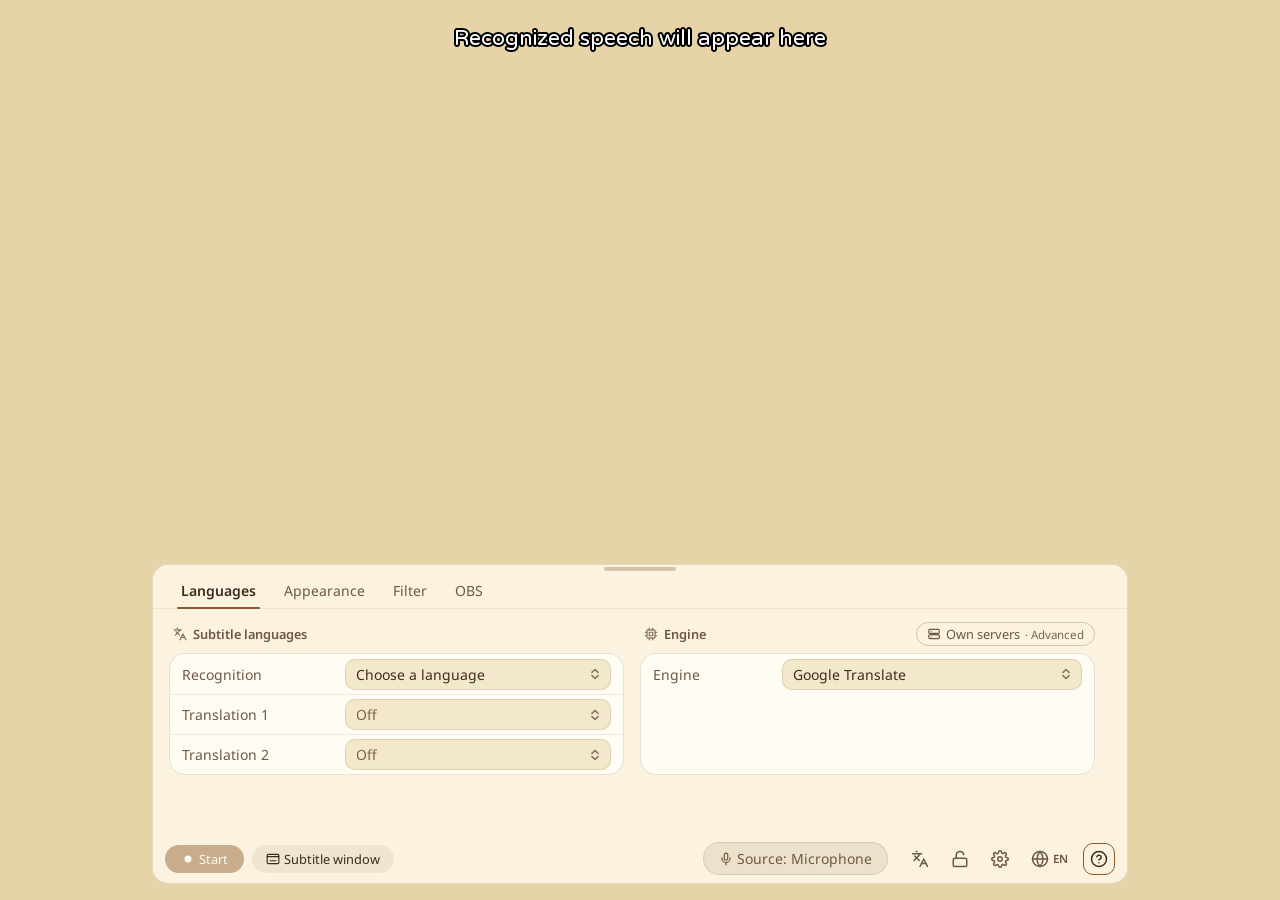
<file: index.html>
<!DOCTYPE html>
<html lang="ja" class="is-booting" translate="no">
<head>
  <meta charset="UTF-8">
  <meta name="google" content="notranslate">
  <meta name="viewport" content="width=device-width, initial-scale=1.0">
  <title data-i18n="app.title">字幕アトリエ</title>
  <link rel="icon" type="image/png" href="images/icon.png">
  <!-- The second window (index.html?ch=2, js/channel.js) wears another accent
       from the first paint, so the two are not mistaken for each other. Its
       title gets a (2) from js/i18n.js. -->
  <script>
    if (new URLSearchParams(location.search).get('ch') === '2') document.documentElement.dataset.ch = '2';
  </script>

  <link rel="preconnect" href="https://fonts.googleapis.com">
  <link rel="preconnect" href="https://fonts.gstatic.com" crossorigin>
  <!-- UI runs on the Noto Sans superfamily: Latin from Noto Sans, Chinese from
       Noto Sans TC, Japanese from Noto Sans JP. They are cut from one source, so
       switching the interface language no longer changes the panel's metrics.
       Each is requested as a variable range (100..900) rather than fixed
       weights, so any weight the CSS asks for is a real one instead of a
       browser-synthesised fake bold, which smears CJK strokes.
       Huninn and M PLUS Rounded 1c stay for the subtitle output only. -->
  <link href="https://fonts.googleapis.com/css2?family=Noto+Sans:wght@100..900&family=Noto+Sans+TC:wght@100..900&family=Noto+Sans+JP:wght@100..900&family=Huninn&family=M+PLUS+Rounded+1c:wght@400;700&display=swap" rel="stylesheet">
  <!-- The other languages' cuts for the subtitle's cloud outlines (see
       css/subtitle-display.css), at the one weight they use. A link of its
       own, so a family name Google rejects cannot take the UI faces down. -->
  <link href="https://fonts.googleapis.com/css2?family=Noto+Sans+HK:wght@900&family=Noto+Sans+SC:wght@900&family=Noto+Sans+KR:wght@900&family=Noto+Sans+Thai:wght@900&display=swap" rel="stylesheet">

  <!-- Shared with overlay.html — defines the subtitle line height and the clip
       heights derived from it. Must load before styles.css, which consumes it. -->
  <link rel="stylesheet" href="css/subtitle-core.css">
  <link rel="stylesheet" href="css/styles.css">
  <!-- Split out of styles.css by feature, one file per JS module where there
       is one. All of them add to @layer components, whose order styles.css
       declares, so styles.css must stay first; their order among themselves
       follows where each block used to sit. -->
  <link rel="stylesheet" href="css/toolbar.css">
  <link rel="stylesheet" href="css/tab-languages.css">
  <link rel="stylesheet" href="css/dialogs.css">
  <link rel="stylesheet" href="css/color-picker.css">
  <link rel="stylesheet" href="css/tab-filter.css">
  <link rel="stylesheet" href="css/tab-obs.css">
  <!-- The subtitle lines themselves, shared with subtitle-window.html so the
       subtitle window draws exactly what this window previews. -->
  <link rel="stylesheet" href="css/subtitle-display.css">
  <!-- The guided tour (js/tour.js). Separate because overlay.html has neither
       a toolbar nor a tour, and because the whole feature lifts out together. -->
  <link rel="stylesheet" href="css/tour.css">
</head>
<body>

  <main class="app-main">

    <section class="output-pane" data-i18n-aria-label="aria.output" aria-label="字幕出力">
      <div class="subtitle-display" data-sub-overflow="normal" data-sub-show-source="true"
           data-target1-lang="none" data-target2-lang="none">
        <div class="subtitle-line source"   id="display-source"   data-i18n-placeholder="output.source"></div>
        <div class="subtitle-line target-1" id="display-target-1" data-i18n-placeholder="output.target1"></div>
        <div class="subtitle-line target-2" id="display-target-2" data-i18n-placeholder="output.target2"></div>
      </div>
    </section>

    <!-- One card carries the toolbar AND the active settings tab. It used to be
         two full-width chrome strips (tab bar on top, control strip at the very
         bottom) with the settings content sandwiched between them; a single
         centred surface removes both bands, and with them the mismatch between
         the strips' edges and the content's. -->
    <aside class="control-card" data-i18n-aria-label="aria.settingsPane" aria-label="設定パネル">
      <!-- Grip for the panel's height (js/ui-layout.js): drag it up for more
           room, double-click to return to the default. A separator in ARIA
           terms, so it is focusable and the arrow keys move it too. Inside the
           card, so a press on it is never a background click. -->
      <div class="panel-resize" id="panel-resize" role="separator" tabindex="0"
           aria-orientation="horizontal"
           data-i18n-aria-label="layout.panelResize" aria-label="パネルの高さ"
           data-i18n-title="layout.panelResize" title="パネルの高さ"></div>
      <!-- One row, two groups: what is used while streaming on the left, what
           is used while setting up on the right. The toolbar survives
           .panel-collapsed (only the tab body is hidden), so start/stop stays
           reachable while the output fills the window — which is also why the
           card is the one region a background click ignores. -->
      <div class="control-toolbar">
        <!-- The live controls: start/stop, and the subtitle window the
             result goes out through. -->
        <div class="toolbar-start">
          <!-- Shown in the second window only (css/toolbar.css): which window
               this is, where the eye goes when pressing start. -->
          <span class="ch-badge" data-i18n-title="settings.second.badge" title="2つ目の窓">2</span>
          <!-- Start and stop are one button (js/speech.js): it offers start
               while idle and stop while recognising. data-recording is the
               single source of truth for "are we live" — js/controller.js,
               js/ui-filter.js, js/ui-mic.js and css/tour.css all read it. Both
               faces are always in the DOM, stacked in one grid cell, so the
               button is as wide as the longer label and does not jump when it
               flips; the hidden face is visibility:hidden, which also keeps it
               out of the accessible name. -->
          <button type="button" class="btn primary speech-btn" id="btn-speech" data-recording="false" disabled>
            <span class="speech-face speech-face-start">
              <svg viewBox="0 0 24 24" width="14" height="14" fill="currentColor" aria-hidden="true">
                <circle cx="12" cy="12" r="6"/>
              </svg>
              <span data-i18n="action.start">開始</span>
            </span>
            <span class="speech-face speech-face-stop">
              <svg viewBox="0 0 24 24" width="14" height="14" fill="currentColor" aria-hidden="true">
                <rect x="6" y="6" width="12" height="12" rx="1"/>
              </svg>
              <span data-i18n="action.stop">停止</span>
            </span>
          </button>

          <!-- Opens or closes the subtitle window (js/subtitle-window.js) from
               any OBS route and any tab, so putting it on stream is not three
               clicks deep. Unlike the mic button it stays while the panel is
               collapsed: that is when it is wanted, to bring back a window
               closed by mistake. aria-pressed is the open state (js/ui-obs.js). -->
          <button type="button" class="btn subwin-btn" id="subwin-btn" aria-pressed="false">
            <!-- app-window icon -->
            <svg viewBox="0 0 24 24" width="14" height="14" fill="none" stroke="currentColor" stroke-width="2" stroke-linecap="round" stroke-linejoin="round" aria-hidden="true">
              <rect x="2" y="4" width="20" height="16" rx="2"/>
              <path d="M2 8h20"/>
              <path d="M7 15h10"/>
            </svg>
            <span data-i18n="toolbar.subwin">字幕ウィンドウ</span>
          </button>

          <!-- Shown while a tab (or window) is being shared, and only while
               the panel is collapsed (css/toolbar.css): the tab-audio button
               that says so otherwise is hidden with the tabs then. Read-only,
               like the collapsed readout. The tooltip names what is shared. -->
          <span class="tab-share-badge" id="tab-share-badge" hidden>
            <!-- speaker icon -->
            <svg viewBox="0 0 24 24" width="14" height="14" fill="none" stroke="currentColor" stroke-width="2" stroke-linecap="round" stroke-linejoin="round" aria-hidden="true">
              <path d="M11 5 6 9H2v6h4l5 4z"/>
              <path d="M15.5 8.5a5 5 0 0 1 0 7"/>
              <path d="M19 5a10 10 0 0 1 0 14"/>
            </svg>
            <span data-i18n="toolbar.tabShare">タブ音声を共有中</span>
          </span>
        </div>

        <!-- Shown in the gap between the two groups while the panel is
             collapsed. The tabs drive a body that isn't displayed then, and
             the language routing disappears with it — this is the only place
             left to check what is being recognised and where it is going.
             Read-only by design: collapsed means the output is being
             captured, so it must not invite a mid-stream click. -->
        <p class="toolbar-status" id="toolbar-status"></p>

        <div class="toolbar-actions">
          <!-- The audio input, as one inset capsule (microphone, tab audio).
               The settings tabs that used to sit beside it moved to the card's
               top edge (.settings-head), so this row holds actions only. -->
          <div class="settings-nav">
            <div class="settings-nav-group">
              <!-- The audio-source button and its panel (js/ui-mic.js): which
                   input recognition hears (microphone or a shared tab), the
                   device, a level test. Hidden while the panel is collapsed:
                   switching the input mid-stream should not be one stray click
                   away. data-alert puts a dot on it. Labelled with the source
                   rather than an icon alone, which read as a mute toggle. The
                   tooltip names the device or the shared tab. -->
              <button type="button" class="mic-btn" id="mic-btn" popovertarget="mic-panel">
                <svg viewBox="0 0 24 24" width="14" height="14" fill="none" stroke="currentColor" stroke-width="2" stroke-linecap="round" stroke-linejoin="round" aria-hidden="true">
                  <rect x="9" y="2" width="6" height="12" rx="3"/>
                  <path d="M5 10v1a7 7 0 0 0 14 0v-1"/>
                  <path d="M12 18v4"/>
                </svg>
                <!-- "Source: microphone" or "Source: tab audio" (js/ui-mic.js),
                     so what recognition hears is read off the toolbar without
                     opening anything. -->
                <span class="mic-btn-label">マイク</span>
              </button>

              <div class="mic-panel" id="mic-panel" popover>
                <!-- Which input recognition listens to. The tab-audio share used
                     to be a button of its own beside this one; as the panel's
                     first row it is one choice with the microphone, and the
                     toolbar keeps one button. Picking the tab puts up the
                     browser's share dialog (a click is the gesture it needs);
                     picking the microphone ends the share. Hidden where sharing
                     does not work. -->
                <div class="mic-panel-row mic-source" hidden>
                  <h3 data-i18n="settings.source.title">音源</h3>
                  <div class="seg-switch mic-source-switch" role="group"
                       data-i18n-aria-label="settings.source.title" aria-label="音源">
                    <button type="button" data-source="mic" aria-pressed="true">
                      <span data-i18n="settings.source.mic">マイク</span>
                    </button>
                    <button type="button" data-source="tab" aria-pressed="false">
                      <span data-i18n="settings.source.tab">タブの音声</span>
                    </button>
                  </div>
                </div>

                <div class="mic-panel-row mic-device">
                  <h3 data-i18n="settings.mic.title">マイク</h3>
                  <select class="select mic-select" data-i18n-aria-label="settings.mic.title" aria-label="マイク"></select>
                </div>

                <!-- data-state (idle | running | done) decides which part shows. -->
                <div class="mic-test">
                  <div class="mic-test-head">
                    <button type="button" class="btn mic-test-btn" data-i18n="settings.mic.test.button">音量テスト</button>
                    <p class="mic-test-hint" data-i18n="settings.mic.test.hint">説明</p>
                    <p class="mic-test-step" aria-live="polite"></p>
                  </div>
                  <div class="level-bar mic-test-live"><div class="level-fill"></div></div>
                  <div class="mic-test-result">
                    <div class="mic-test-bars">
                      <div class="mic-test-row mic-test-voice">
                        <span data-i18n="settings.mic.test.voice">話し声</span>
                        <div class="level-bar"><div class="level-fill"></div></div>
                        <span class="level-value"></span>
                      </div>
                      <div class="mic-test-row mic-test-bg">
                        <span data-i18n="settings.mic.test.background">背景音</span>
                        <div class="level-bar"><div class="level-fill"></div><div class="level-mark"></div></div>
                        <span class="level-value"></span>
                      </div>
                      <p class="mic-test-gap"></p>
                    </div>
                    <p class="mic-test-verdict" aria-live="polite"></p>
                    <button type="button" class="btn mic-test-switch" hidden
                            data-i18n="settings.segment.switch">切り替える</button>
                  </div>
                </div>

                <!-- Cloud recognition only; see speech.js (engineSegments). -->
                <div class="mic-panel-row mic-segment">
                  <div>
                    <h3 data-i18n="settings.segment.title">文の区切り</h3>
                    <p data-i18n="settings.segment.desc">説明</p>
                  </div>
                  <div class="seg-switch" role="group" data-i18n-aria-label="settings.segment.title" aria-label="文の区切り">
                    <label><input type="radio" name="segmentMode" value="auto" data-bind="segmentMode"><span data-i18n="settings.segment.auto">自動</span></label>
                    <label><input type="radio" name="segmentMode" value="engine" data-bind="segmentMode"><span data-i18n="settings.segment.engine">エンジン</span></label>
                  </div>
                </div>

                <!-- Opens the second window (js/second-window.js): another input,
                     recognised and put out on its own. Removed in the second
                     window itself, which cannot open a third. -->
                <div class="mic-panel-row mic-second">
                  <div>
                    <h3 data-i18n="settings.second.title">2つ目の窓</h3>
                    <p data-i18n="settings.second.desc">説明</p>
                  </div>
                  <button type="button" class="btn" id="second-window-btn" data-i18n="settings.second.open">開く</button>
                </div>
              </div>

            </div>

          </div>

          <button type="button" class="icon-btn" id="toggle-manual" aria-pressed="false"
                  data-i18n-title="header.action.toggleManual" title="テキスト翻訳の表示／非表示">
            <!-- languages / translate icon -->
            <svg viewBox="0 0 24 24" fill="none" stroke="currentColor" stroke-width="2" stroke-linecap="round" stroke-linejoin="round" aria-hidden="true">
              <path d="m5 8 6 6"/>
              <path d="m4 14 6-6 2-3"/>
              <path d="M2 5h12"/>
              <path d="M7 2h1"/>
              <path d="m22 22-5-10-5 10"/>
              <path d="M14 18h6"/>
            </svg>
          </button>

          <!-- The panel is opened and closed by clicking the background, so this
               is the lock for that gesture, not a second way to toggle it. Both
               icons ship; CSS shows the one matching .is-active. -->
          <button type="button" class="icon-btn lock-btn" id="toggle-lock" aria-pressed="false"
                  data-i18n-title="header.action.toggleLock" title="背景クリックでの開閉をロック">
            <!-- lock-open icon (shown while the gesture is live) -->
            <svg class="lock-icon-open" viewBox="0 0 24 24" fill="none" stroke="currentColor" stroke-width="2" stroke-linecap="round" stroke-linejoin="round" aria-hidden="true">
              <rect x="3" y="11" width="18" height="11" rx="2"/>
              <path d="M7 11V7a5 5 0 0 1 9.9-1"/>
            </svg>
            <!-- lock icon (shown while locked) -->
            <svg class="lock-icon-closed" viewBox="0 0 24 24" fill="none" stroke="currentColor" stroke-width="2" stroke-linecap="round" stroke-linejoin="round" aria-hidden="true">
              <rect x="3" y="11" width="18" height="11" rx="2"/>
              <path d="M7 11V7a5 5 0 0 1 10 0v4"/>
            </svg>
          </button>

          <button type="button" class="icon-btn" id="open-settings-dialog"
                  data-i18n-title="header.action.settings" title="設定">
            <!-- gear icon -->
            <svg viewBox="0 0 24 24" fill="none" stroke="currentColor" stroke-width="2" stroke-linecap="round" stroke-linejoin="round" aria-hidden="true">
              <circle cx="12" cy="12" r="3"/>
              <path d="M19.4 15a1.7 1.7 0 0 0 .3 1.8l.1.1a2 2 0 1 1-2.8 2.8l-.1-.1a1.7 1.7 0 0 0-1.8-.3 1.7 1.7 0 0 0-1 1.5V21a2 2 0 0 1-4 0v-.1a1.7 1.7 0 0 0-1.1-1.5 1.7 1.7 0 0 0-1.8.3l-.1.1a2 2 0 1 1-2.8-2.8l.1-.1a1.7 1.7 0 0 0 .3-1.8 1.7 1.7 0 0 0-1.5-1H3a2 2 0 0 1 0-4h.1a1.7 1.7 0 0 0 1.5-1.1 1.7 1.7 0 0 0-.3-1.8l-.1-.1a2 2 0 1 1 2.8-2.8l.1.1a1.7 1.7 0 0 0 1.8.3h.1a1.7 1.7 0 0 0 1-1.5V3a2 2 0 0 1 4 0v.1a1.7 1.7 0 0 0 1 1.5 1.7 1.7 0 0 0 1.8-.3l.1-.1a2 2 0 1 1 2.8 2.8l-.1.1a1.7 1.7 0 0 0-.3 1.8v.1a1.7 1.7 0 0 0 1.5 1H21a2 2 0 0 1 0 4h-.1a1.7 1.7 0 0 0-1.5 1z"/>
            </svg>
          </button>

          <!-- Interface language (wired in js/main.js). Among the global
               actions rather than the setup capsules: it is detected from the
               browser (js/store.js), rarely touched again, and belongs to the
               whole app rather than to a tab. Kept while the panel is
               collapsed, like its neighbours, so the icons beside it never
               shift. It used to sit beside the signature at the bottom of the
               Languages tab, out of reach from the other tabs. The globe is the way in that needs no reading, for someone who
               has landed in a language they cannot read; the menu items are
               each language's own name for the same reason. -->
          <button type="button" class="icon-btn lang-btn" id="lang-btn" popovertarget="lang-menu"
                  data-i18n-title="aria.interfaceLanguage" title="表示言語">
            <svg viewBox="0 0 24 24" width="14" height="14" fill="none" stroke="currentColor" stroke-width="2" stroke-linecap="round" stroke-linejoin="round" aria-hidden="true">
              <circle cx="12" cy="12" r="10"/>
              <path d="M2 12h20"/>
              <path d="M12 2a15.3 15.3 0 0 1 4 10 15.3 15.3 0 0 1-4 10 15.3 15.3 0 0 1-4-10 15.3 15.3 0 0 1 4-10z"/>
            </svg>
            <span class="lang-btn-current">JP</span>
          </button>
          <div class="lang-menu" id="lang-menu" popover role="menu"
               data-i18n-aria-label="aria.interfaceLanguage" aria-label="表示言語">
            <button type="button" role="menuitemradio" data-lang="ja" data-short="JP" lang="ja">日本語</button>
            <button type="button" role="menuitemradio" data-lang="zh-TW" data-short="中" lang="zh-TW">繁體中文</button>
            <button type="button" role="menuitemradio" data-lang="en" data-short="EN" lang="en">English</button>
          </div>

          <!-- The only entry to the walkthrough (js/tour.js). It sits in the
               toolbar rather than beside the version signature in the Languages
               tab because the toolbar is the one region that survives
               .panel-collapsed and every tab switch — and "how do I get the
               panel back?" is asked precisely when that signature is hidden.
               On the first launches it wears a ring; see .is-hinting. -->
          <button type="button" class="icon-btn" id="open-tour"
                  data-i18n-title="header.action.tour" title="使い方ガイド">
            <!-- circle-help icon -->
            <svg viewBox="0 0 24 24" fill="none" stroke="currentColor" stroke-width="2" stroke-linecap="round" stroke-linejoin="round" aria-hidden="true">
              <circle cx="12" cy="12" r="10"/>
              <path d="M9.1 9a3 3 0 0 1 5.8 1c0 2-3 3-3 3"/>
              <path d="M12 17h.01"/>
            </svg>
          </button>
        </div>
      </div>
      <!-- The settings tabs, along the card's top edge above the body they
           switch. They used to share the toolbar row with the audio input and
           the global actions, which left no room for a fourth tab. Up here they
           are hidden with the body while the panel is collapsed — there is
           nothing for them to switch then. Each tab panel is filled by its own
           module (js/ui-languages.js fills both Languages and Appearance,
           js/ui-filter.js, js/ui-obs.js — mounted from js/main.js); switching is
           handled by js/ui-tabs.js and the active tab persists in the settings
           store. After the toolbar in the DOM but placed first by grid row, so
           tab order still runs tabs → their panel. -->
      <div class="settings-head">
        <div class="settings-tabs" role="tablist" data-i18n-aria-label="aria.settingsSections"
             aria-label="設定項目" aria-orientation="horizontal">
          <button type="button" role="tab" id="tab-btn-languages" aria-controls="tab-languages"
                  aria-selected="true" data-tab="languages" class="tab-btn is-active"
                  data-i18n="tab.languages">言語</button>
          <button type="button" role="tab" id="tab-btn-appearance" aria-controls="tab-appearance"
                  aria-selected="false" tabindex="-1" data-tab="appearance" class="tab-btn"
                  data-i18n="tab.appearance">外観</button>
          <button type="button" role="tab" id="tab-btn-filter" aria-controls="tab-filter"
                  aria-selected="false" tabindex="-1" data-tab="filter" class="tab-btn"
                  data-i18n="tab.filter">単語置換</button>
          <button type="button" role="tab" id="tab-btn-obs" aria-controls="tab-obs"
                  aria-selected="false" tabindex="-1" data-tab="obs" class="tab-btn"
                  data-i18n="tab.obs">OBS</button>
        </div>
      </div>
      <div class="settings-body" id="settings-body">
        <div class="tab-panel" id="tab-languages" role="tabpanel" aria-labelledby="tab-btn-languages"></div>
        <div class="tab-panel" id="tab-appearance" role="tabpanel" aria-labelledby="tab-btn-appearance" hidden></div>
        <div class="tab-panel" id="tab-filter" role="tabpanel" aria-labelledby="tab-btn-filter" hidden></div>
        <div class="tab-panel" id="tab-obs"    role="tabpanel" aria-labelledby="tab-btn-obs"    hidden></div>
      </div>
    </aside>

    <section class="manual-translate-panel" id="manual-translate-panel"
             data-i18n-aria-label="aria.manualTranslate" aria-label="テキスト翻訳">
      <!-- Manual text translation UI is mounted by js/ui-manual-translate.js.
           Anchored to the bottom of .app-main so it slides up over the control
           panel from the very bottom of the window. -->
    </section>

  </main>


  <dialog class="app-dialog" id="dialog-settings">
    <div class="dialog-header">
      <h2 data-i18n="dialog.settings.title">設定</h2>
      <button type="button" class="icon-btn" data-close-dialog data-i18n-title="dialog.close"
              data-i18n-aria-label="dialog.close" title="閉じる" aria-label="閉じる">
        <svg viewBox="0 0 24 24" fill="none" stroke="currentColor" stroke-width="2" stroke-linecap="round" stroke-linejoin="round" aria-hidden="true">
          <path d="M18 6 6 18M6 6l12 12"/>
        </svg>
      </button>
    </div>
    <div class="dialog-body">
      <!-- Settings dialog content is mounted by js/ui-settings-dialog.js -->
    </div>
  </dialog>

  <dialog class="app-dialog" id="dialog-url-format">
    <div class="dialog-header">
      <h2 data-i18n="lang.engine.link.help.title">URL の形式</h2>
      <button type="button" class="icon-btn" data-close-dialog data-i18n-title="dialog.close"
              data-i18n-aria-label="dialog.close" title="閉じる" aria-label="閉じる">
        <svg viewBox="0 0 24 24" fill="none" stroke="currentColor" stroke-width="2" stroke-linecap="round" stroke-linejoin="round" aria-hidden="true">
          <path d="M18 6 6 18M6 6l12 12"/>
        </svg>
      </button>
    </div>
    <div class="dialog-body">
      <div class="format-help">
        <p data-i18n="lang.engine.link.help.url.intro">次の形式で入力できます：</p>
        <ul class="format-help-list">
          <li><code>https://your-host.com/translate</code></li>
          <li><code>your-host.com</code> <span data-i18n="lang.engine.link.help.url.note1">（https:// と /translate は自動で補完されます）</span></li>
          <li><code>your-key://your-host.com</code> <span data-i18n="lang.engine.link.help.url.note2">（キーは X-API-Key ヘッダーで送信されます）</span></li>
        </ul>

        <p data-i18n="lang.engine.link.help.request">サーバーに次の POST /translate リクエストを送信します：</p>
        <pre><code>{
  "text": "こんにちは",
  "sourceLang": "ja",
  "targetLangs": ["en", "zh-TW"]
}</code></pre>

        <p data-i18n="lang.engine.link.help.response">サーバーは次の形式でレスポンスを返します：</p>
        <pre><code>{ "translations": ["Hello", "你好"] }</code></pre>
      </div>
    </div>
  </dialog>

  <dialog class="app-dialog" id="dialog-link-example">
    <div class="dialog-header">
      <h2 id="dialog-link-example-title">サンプル</h2>
      <button type="button" class="icon-btn" data-close-dialog data-i18n-title="dialog.close"
              data-i18n-aria-label="dialog.close" title="閉じる" aria-label="閉じる">
        <svg viewBox="0 0 24 24" fill="none" stroke="currentColor" stroke-width="2" stroke-linecap="round" stroke-linejoin="round" aria-hidden="true">
          <path d="M18 6 6 18M6 6l12 12"/>
        </svg>
      </button>
    </div>
    <div class="dialog-body">
      <!-- Example body is populated by js/ui-languages.js when a button is clicked. -->
      <div class="example-steps" id="dialog-link-example-steps"></div>
      <div class="code-block">
        <pre><code id="dialog-link-example-code"></code></pre>
        <button type="button" class="btn code-copy-btn" id="dialog-link-example-copy"
                data-i18n="lang.engine.link.help.copy">コピー</button>
      </div>
    </div>
  </dialog>

  <!-- Asked before the first PLaMo download (js/ui-languages.js,
       setupPlamoEngine): confirm() cannot carry the registration form and
       license links. The links' href follows the UI language there. -->
  <dialog class="app-dialog" id="dialog-plamo-license">
    <div class="dialog-header">
      <h2>PLaMo Community License</h2>
      <button type="button" class="icon-btn" data-close-dialog data-i18n-title="dialog.close"
              data-i18n-aria-label="dialog.close" title="閉じる" aria-label="閉じる">
        <svg viewBox="0 0 24 24" fill="none" stroke="currentColor" stroke-width="2" stroke-linecap="round" stroke-linejoin="round" aria-hidden="true">
          <path d="M18 6 6 18M6 6l12 12"/>
        </svg>
      </button>
    </div>
    <div class="dialog-body plamo-license-body">
      <p data-i18n="lang.engine.plamo.license.intro"></p>
      <ul>
        <li data-i18n="lang.engine.plamo.license.age"></li>
        <li data-i18n="lang.engine.plamo.license.personal"></li>
        <li><span data-i18n="lang.engine.plamo.license.commercial"></span>
          <a href="https://forms.gle/mTL8tBLrMYXKNZD56" target="_blank" rel="noopener noreferrer"
             data-i18n="lang.engine.plamo.license.register"></a></li>
        <li data-i18n="lang.engine.plamo.license.prohibited"></li>
      </ul>
      <p class="plamo-license-note" data-i18n="lang.engine.plamo.license.converted"></p>
      <p>
        <a data-plamo-license-local href="docs/plamo/LICENSE.en.txt" target="_blank" rel="noopener"
           data-i18n="lang.engine.plamo.license.full"></a> ·
        <a data-plamo-license-official href="https://plamo.preferredai.jp/info/plamo-community-license-en"
           target="_blank" rel="noopener noreferrer" data-i18n="lang.engine.plamo.license.official"></a>
      </p>
      <div class="plamo-license-actions">
        <button type="button" class="btn" data-close-dialog data-i18n="lang.engine.plamo.license.cancel">キャンセル</button>
        <button type="button" class="btn primary" id="plamo-license-agree" data-i18n="lang.engine.plamo.license.agree">同意してダウンロード</button>
      </div>
    </div>
  </dialog>

  <!-- Quick colours for the in-page palette (js/color-picker.js reads these
       through each input's `list`). Declared here so the sets can be edited
       without touching code; the subtitle set is the one carried over from the
       project this app's palette is modelled on. -->
  <datalist id="palette-text">
    <option value="#FFFFFF"></option>
    <option value="#000000"></option>
    <option value="#4B8CE2"></option>
    <option value="#FF80FF"></option>
    <option value="#CB9947"></option>
    <option value="#FF6264"></option>
    <option value="#988952"></option>
    <option value="#FF0000"></option>
    <option value="#FF6C6C"></option>
    <option value="#BE78FF"></option>
  </datalist>

  <!-- Chroma-key green, the two themes' default backgrounds, and the two pure
       neutrals: this one fills the whole page, so the useful values are the ones
       a key filter can knock out cleanly — plus a way back to either default. -->
  <datalist id="palette-bg">
    <option value="#00FF00"></option>
    <option value="#0E1016"></option>
    <option value="#E6D3A8"></option>
    <option value="#000000"></option>
    <option value="#FFFFFF"></option>
  </datalist>

  <script type="module" src="js/main.js"></script>
</body>
</html>
</file>
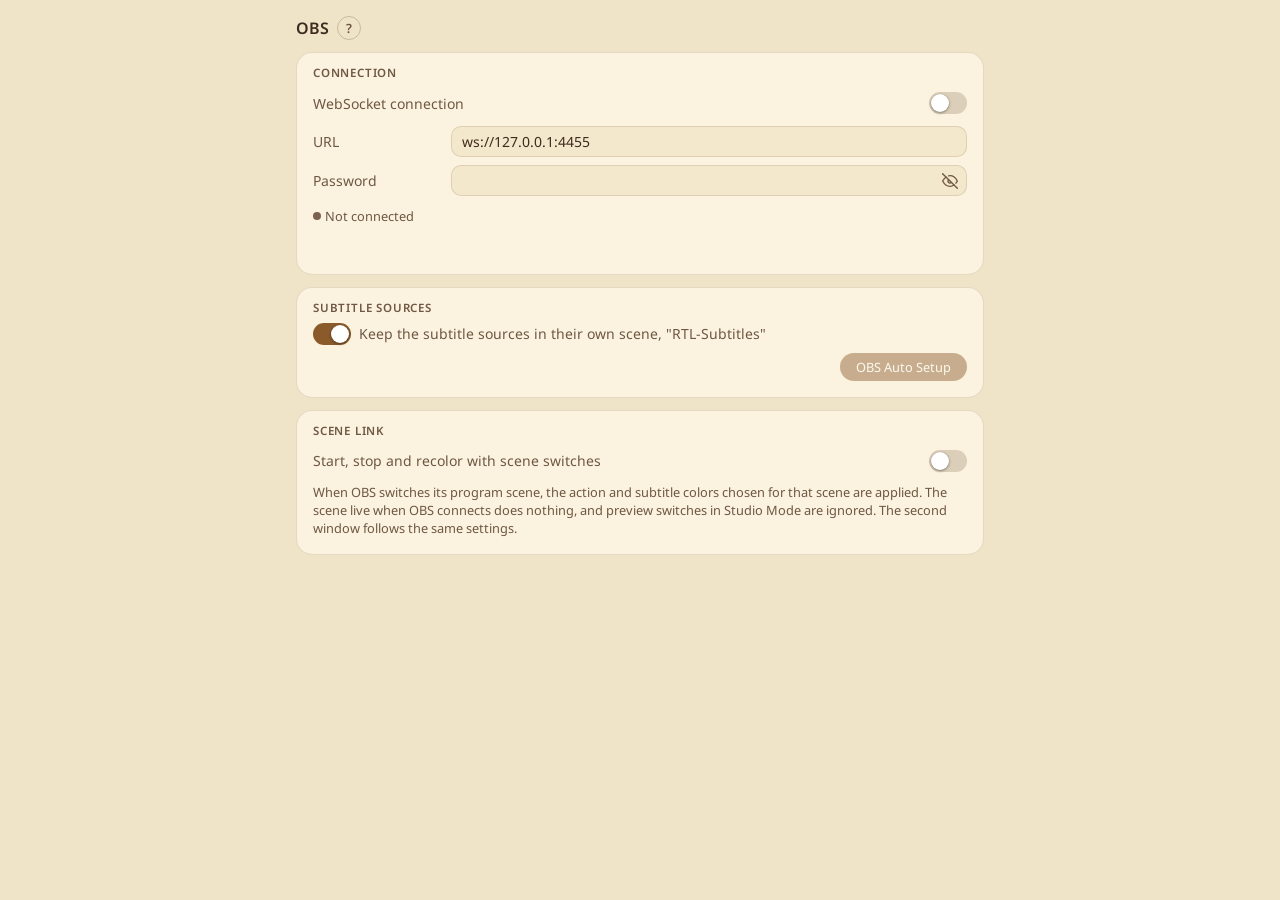
<file: obs-settings.html>
<!DOCTYPE html>
<html lang="ja" class="is-booting" translate="no">
<head>
  <meta charset="UTF-8">
  <meta name="google" content="notranslate">
  <meta name="viewport" content="width=device-width, initial-scale=1.0">
  <!-- The OBS window (js/obs-settings-page.js), opened from the OBS tab. Its
       own window because the app window is often captured onto the stream,
       and this one shows OBS's scene names and the password field. Opened from
       the second window it carries ?ch=2: that window's accent, a (2) on the
       title (js/i18n.js), and Auto Setup makes that window's sources. -->
  <title data-i18n="obs.settings.title">OBS 連携</title>
  <link rel="icon" type="image/png" href="images/icon.png">
  <script>
    if (new URLSearchParams(location.search).get('ch') === '2') document.documentElement.dataset.ch = '2';
  </script>

  <link rel="preconnect" href="https://fonts.googleapis.com">
  <link rel="preconnect" href="https://fonts.gstatic.com" crossorigin>
  <!-- The UI faces only; this window draws no subtitles. -->
  <link href="https://fonts.googleapis.com/css2?family=Noto+Sans:wght@100..900&family=Noto+Sans+TC:wght@100..900&family=Noto+Sans+JP:wght@100..900&display=swap" rel="stylesheet">

  <link rel="stylesheet" href="css/subtitle-core.css">
  <link rel="stylesheet" href="css/styles.css">
  <link rel="stylesheet" href="css/tab-obs.css">
  <link rel="stylesheet" href="css/obs-settings.css">
</head>
<body class="obs-settings-page">

  <main class="obs-window">

    <header class="obs-window-head">
      <h1 class="obs-window-title" data-i18n="obs.settings.title">OBS 連携</h1>
      <button type="button" class="icon-btn obs-help-btn" popovertarget="popover-obs-help"
              data-i18n-title="obs.help.title" title="使い方"
              data-i18n-aria-label="obs.help.title" aria-label="使い方">?</button>
      <div class="help-popover obs-help-popover" id="popover-obs-help" popover>
        <ol class="help-steps">
          <li data-i18n="obs.help.step1"></li>
          <li data-i18n="obs.help.step2"></li>
          <li data-i18n="obs.help.step3"></li>
          <li data-i18n="obs.help.step4"></li>
        </ol>
        <ul class="help-notes">
          <li data-i18n="obs.help.nestNote"></li>
        </ul>
      </div>
    </header>

    <!-- Connection: shared by both app windows, changed from either. -->
    <section class="obs-card">
      <h2 class="section-title" data-i18n="obs.settings.conn">接続</h2>
      <div class="form-row">
        <span class="form-row-label" data-i18n="obs.enabled">WebSocket に接続</span>
        <label class="toggle">
          <input type="checkbox" data-bind="obsEnabled">
          <span class="toggle-track"><span class="toggle-thumb"></span></span>
        </label>
      </div>
      <label class="obs-field">
        <span class="form-row-label" data-i18n="obs.url">URL</span>
        <input type="text" class="text-input" data-bind="obsUrl"
               placeholder="ws://127.0.0.1:4455"
               autocomplete="off" spellcheck="false" autocorrect="off">
      </label>
      <div class="obs-field">
        <span class="form-row-label" data-i18n="obs.password">パスワード</span>
        <div class="secret-input-wrap" data-secret-visible="false"
             data-secret-show="obs.password.show" data-secret-hide="obs.password.hide">
          <input type="text" class="text-input secret-input" data-bind="obsPassword"
                 autocomplete="off" spellcheck="false" autocorrect="off"
                 autocapitalize="off" inputmode="text">
          <button type="button" class="icon-btn secret-toggle" aria-pressed="false">
            <svg class="icon-eye-off" viewBox="0 0 24 24" fill="none" stroke="currentColor" stroke-width="2" stroke-linecap="round" stroke-linejoin="round" aria-hidden="true">
              <path d="M17.94 17.94A10.07 10.07 0 0 1 12 20c-7 0-11-8-11-8a18.45 18.45 0 0 1 5.06-5.94"/>
              <path d="M9.9 4.24A9.12 9.12 0 0 1 12 4c7 0 11 8 11 8a18.5 18.5 0 0 1-2.16 3.19"/>
              <path d="M14.12 14.12a3 3 0 1 1-4.24-4.24"/>
              <path d="M1 1l22 22"/>
            </svg>
            <svg class="icon-eye" viewBox="0 0 24 24" fill="none" stroke="currentColor" stroke-width="2" stroke-linecap="round" stroke-linejoin="round" aria-hidden="true">
              <path d="M1 12s4-8 11-8 11 8 11 8-4 8-11 8-11-8-11-8z"/>
              <circle cx="12" cy="12" r="3"/>
            </svg>
          </button>
        </div>
      </div>
      <div class="obs-conn">
        <p class="obs-conn-status" role="status" aria-live="polite" data-phase="disabled">
          <span class="obs-conn-dot" aria-hidden="true"></span>
          <span class="obs-conn-text"></span>
        </p>
        <p class="obs-conn-hint"></p>
      </div>
    </section>

    <!-- Auto Setup writes into the user's live OBS scene, so it asks first:
         a small bubble on the button rather than a modal, a yes/no about the
         thing just clicked. -->
    <section class="obs-card">
      <h2 class="section-title" data-i18n="obs.settings.sources">字幕ソース</h2>
      <label class="obs-nest">
        <span class="toggle">
          <input type="checkbox" data-bind="obsNestSources">
          <span class="toggle-track"><span class="toggle-thumb"></span></span>
        </span>
        <span class="form-row-label" data-i18n="obs.nest">字幕ソースを専用シーン「RTL-Subtitles」にまとめる</span>
      </label>
      <div class="obs-card-actions">
        <button type="button" class="btn primary obs-auto-setup" id="obs-auto-setup"
                data-i18n="obs.autoSetup">OBS に自動追加</button>
      </div>
      <div class="help-popover obs-confirm-popover" id="popover-obs-confirm" popover>
        <p class="obs-confirm-text" id="obs-confirm-text"></p>
        <div class="obs-confirm-actions">
          <button type="button" class="btn" id="obs-confirm-cancel" data-i18n="obs.autoSetup.cancel">キャンセル</button>
          <button type="button" class="btn primary" id="obs-confirm-ok" data-i18n="obs.autoSetup.ok">追加する</button>
        </div>
      </div>
    </section>

    <!-- Scene link (js/obs-scene-link.js). The list is OBS's own, fetched over
         this window's connection; the rules are shared settings. -->
    <section class="obs-card">
      <h2 class="section-title" data-i18n="obs.sceneLink.title">シーン連動</h2>
      <div class="form-row">
        <span class="form-row-label" data-i18n="obs.sceneLink.enabled">シーンの切り替えで開始・停止する</span>
        <label class="toggle">
          <input type="checkbox" data-bind="obsSceneLink">
          <span class="toggle-track"><span class="toggle-thumb"></span></span>
        </label>
      </div>
      <p class="obs-inline-hint" data-i18n="obs.sceneLink.desc"></p>
      <div class="obs-scene-body" id="obs-scene-body" hidden>
        <div class="obs-scene-head">
          <p class="obs-inline-hint" id="obs-scene-status" aria-live="polite"></p>
          <button type="button" class="btn" id="obs-scene-refresh" data-i18n="obs.sceneLink.refresh">一覧を更新</button>
        </div>
        <ul class="obs-scene-list" id="obs-scene-list"></ul>
      </div>
    </section>

  </main>

  <script type="module" src="js/obs-settings-page.js"></script>
</body>
</html>
</file>
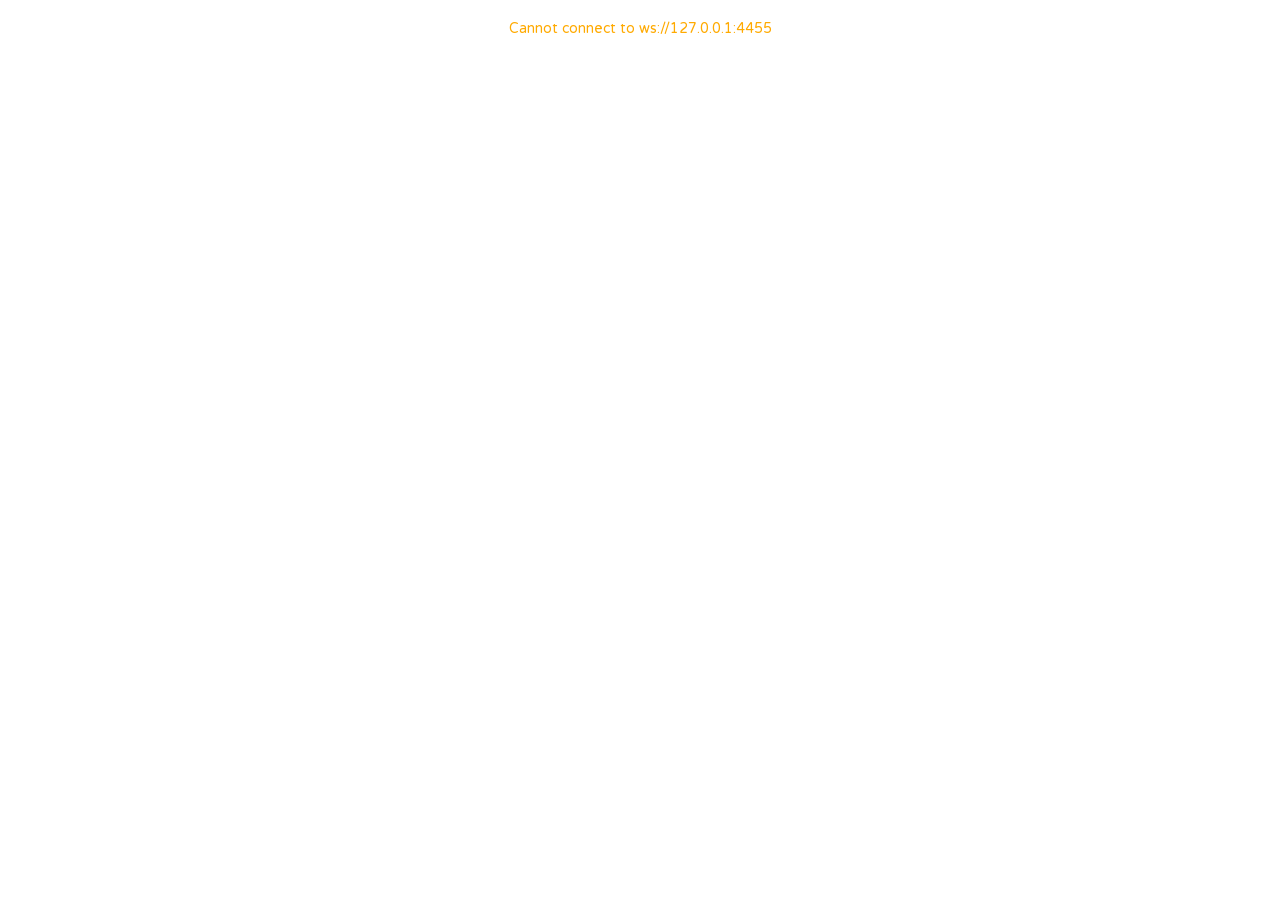
<file: overlay.html>
<!DOCTYPE html>
<html lang="ja" translate="no">
<head>
  <meta charset="UTF-8">
  <meta name="google" content="notranslate">
  <meta name="viewport" content="width=device-width, initial-scale=1.0">
  <title>字幕アトリエ — Overlay</title>

  <link rel="preconnect" href="https://fonts.googleapis.com">
  <link rel="preconnect" href="https://fonts.gstatic.com" crossorigin>
  <link href="https://fonts.googleapis.com/css2?family=Huninn&display=swap" rel="stylesheet">
  <!-- The cloud outlines' heavy faces, one per subtitle language (see
       css/subtitle-display.css). Only the weight they use; each downloads
       only the slices of characters actually drawn. -->
  <link href="https://fonts.googleapis.com/css2?family=Noto+Sans:wght@900&family=Noto+Sans+JP:wght@900&family=Noto+Sans+TC:wght@900&family=Noto+Sans+HK:wght@900&family=Noto+Sans+SC:wght@900&family=Noto+Sans+KR:wght@900&family=Noto+Sans+Thai:wght@900&display=swap" rel="stylesheet">

  <!-- Shared with the app window (index.html + css/styles.css) — defines the
       subtitle line height and the clip heights derived from it, so both sides
       cannot drift apart. Served from the same local server that serves this
       page, so it adds no failure mode the overlay does not already have.
       OBS caches browser sources: refresh the source's cache after editing it. -->
  <link rel="stylesheet" href="css/subtitle-core.css">

  <style>
    :root { --text-align: center; }

    html, body {
      margin: 0;
      padding: 0;
      background: transparent;
      height: 100%;
      font-family: "Huninn", Arial, sans-serif;
    }

    body {
      padding: 10px 20px;
      display: flex;
      flex-direction: column;
      align-items: var(--text-align);
      box-sizing: border-box;
      overflow: hidden;
    }

    .subtitle-container {
      /* The corner pictures' containing block and stacking context, as in
         css/subtitle-display.css. */
      position: relative;
      isolation: isolate;
      display: flex;
      flex-direction: column;
      align-items: var(--text-align);
      text-align: var(--text-align);
      gap: 6px;
      width: 100%;
      padding-top: 10px;
    }

    .text-line {
      font-weight: bold;
      line-height: var(--sub-line-height);  /* css/subtitle-core.css */
      paint-order: stroke fill;
      animation: fadeIn 0.18s ease-out forwards;
      flex-shrink: 0;
    }
    .text-line:empty { display: none; }
    .text-line[data-hidden="1"] { display: none; }

    /* overflow strategies, mirror styles.css; clip heights from subtitle-core.css */
    .overflow-normal { overflow: visible; }
    .overflow-shrink {
      display: block;
      width: 100%;
      height: var(--sub-clip-2line);
      overflow: hidden;
      word-break: break-word;
    }
    /* source (STT) limited to one visible line: stretch to the container width
       so text wraps (and can overflow), clip to one line, JS scrolls to bottom */
    .source-1line {
      display: block;
      width: 100%;
      height: var(--sub-clip-1line);
      overflow: hidden;
      word-break: break-word;
    }

    /* Cloud outlines (js/subtitle-cloud.js), as in css/subtitle-display.css.
       The lines here shrink to their text, and the filter region is a share
       of the box, so each line pads itself sideways to hold the cloud. */
    body:not([data-outline="stroke"]) {
      --sub-line-height: 1.55;
      --sub-clip-1line: calc(var(--sub-line-height) * 1em);
      --sub-clip-2line: calc(var(--sub-line-height) * 2em);

      .text-line {
        padding-inline: 0.7em;
        font-family: var(--cloud-font, "Noto Sans"), "Noto Sans", "Noto Sans JP", "Noto Sans TC", sans-serif;
        font-weight: 900;
      }
    }
    .text-line[data-lang="ja-JP"] { --cloud-font: "Noto Sans JP"; }
    .text-line[data-lang="zh-TW"] { --cloud-font: "Noto Sans TC"; }
    .text-line[data-lang="zh-HK"],
    .text-line[data-lang="yue-Hant-HK"] { --cloud-font: "Noto Sans HK"; }
    .text-line[data-lang="zh-CN"] { --cloud-font: "Noto Sans SC"; }
    .text-line[data-lang="ko-KR"] { --cloud-font: "Noto Sans KR"; }
    .text-line[data-lang="th-TH"] { --cloud-font: "Noto Sans Thai"; }
    body[data-outline="bubble"] {
      #source   { filter: url(#sub-bubble-source); }
      #target-1 { filter: url(#sub-bubble-target1); }
      #target-2 { filter: url(#sub-bubble-target2); }
    }
    body[data-outline="gooey"] {
      #source   { filter: url(#sub-gooey-source); }
      #target-1 { filter: url(#sub-gooey-target1); }
      #target-2 { filter: url(#sub-gooey-target2); }
    }

    /* Pictures on the source line's corners (js/subtitle-deco.js), behind
       every line, as in css/subtitle-display.css. */
    .subtitle-deco {
      position: absolute;
      z-index: -1;
      height: auto;
      pointer-events: none;
      user-select: none;
    }
    .subtitle-deco[hidden] { display: none; }

    @keyframes fadeIn {
      from { opacity: 0; transform: translateY(4px); }
      to   { opacity: 1; transform: translateY(0); }
    }

    /* Hidden when empty, or the container's gap still reserves a row for it. */
    #status-msg:empty { display: none; }
    #status-msg {
      color: #ffaa00;
      font-size: 14px;
      font-weight: normal;
    }
  </style>
</head>
<body data-outline="stroke">
  <div class="subtitle-container" id="container">
    <div id="source"   class="text-line"></div>
    <div id="target-1" class="text-line"></div>
    <div id="target-2" class="text-line"></div>
    <div id="status-msg"></div>
  </div>

  <!-- type="module" so the shared subtitle motion can be imported instead of
       copied. Needs Chrome 61+; OBS has shipped CEF 103 or newer since OBS 28.
       Module scripts are deferred, which is fine — every element it touches is
       above it in the document. -->
  <script type="module">
    import { keepTailVisible, setupCinemaScroll } from './js/subtitle-render.js';
    import { installCloudFilters, updateCloudFilters, updateStrokeRim, strokeRimFilterId, isCloudOutline } from './js/subtitle-cloud.js';
    import { mountSubtitleDeco, decoSlotName, DECO_DATA_REALM, DECO_SIDES } from './js/subtitle-deco.js';

    installCloudFilters();

    /* Hash params: #url=...&pwd=...&mode=all|source|target1|target2&ch=2 */
    const hashParams  = new URLSearchParams(location.hash.replace(/^#/, ''));
    const queryParams = new URLSearchParams(location.search);
    const wsUrl = hashParams.get('url')  || queryParams.get('url')  || 'ws://127.0.0.1:4455';
    const wsPwd = hashParams.get('pwd')  || queryParams.get('pwd')  || '';
    const mode  = hashParams.get('mode') || queryParams.get('mode') || 'all';
    /* Which app window's subtitles to draw: the second one (js/channel.js)
       makes its overlays with ch=2 and tags its events with ch: 2. Neither
       means the first, so overlays made before there was a second still work. */
    const channel = (hashParams.get('ch') || queryParams.get('ch')) === '2' ? 2 : 1;

    /* Per-mode hiding: a "target1-only" overlay shouldn't show the source line. */
    const HIDE_MAP = {
      source:  '#target-1,#target-2',
      target1: '#source,#target-2',
      target2: '#source,#target-1',
    };
    if (HIDE_MAP[mode]) {
      const s = document.createElement('style');
      s.textContent = HIDE_MAP[mode] + '{display:none!important}';
      document.head.appendChild(s);
    }

    const sourceEl = document.getElementById('source');
    const t1El     = document.getElementById('target-1');
    const t2El     = document.getElementById('target-2');
    const statusEl = document.getElementById('status-msg');

    function setStatus(text) { statusEl.textContent = text || ''; }

    /* Translation cinema scroll. The behaviour itself is in subtitle-render.js,
       shared with the app window so both move identically; this side only
       supplies where the current overflow mode comes from — here, the last
       broadcast payload rather than a settings store. */
    let lastOverflow = 'normal';
    const isShrink = () => lastOverflow === 'shrink';

    /* Arrow, not a bare reference: .map() passes (element, index, array), so
       passing setupCinemaScroll directly would hand it the index as isShrink. */
    const targetReevals = [t1El, t2El].map(el => setupCinemaScroll(el, isShrink));

    /* The corner pictures (js/subtitle-deco.js), on overlays that show the
       source line. The update names each picture by id only; the picture
       itself is read from the OBS slot the app stored it in, once per id. */
    const deco = mode === 'target1' || mode === 'target2'
      ? null
      : mountSubtitleDeco({ textEl: sourceEl, host: document.getElementById('container') });
    const decoCache    = { left: { id: '', src: '' }, right: { id: '', src: '' } };
    const decoFetching = { left: '', right: '' };
    let lastDeco = null;

    function applyDeco(info) {
      if (!deco) return;
      lastDeco = info || null;
      const config = {};
      for (const side of DECO_SIDES) {
        const s  = info?.[side];
        const id = s?.on ? String(s.id || '') : '';
        const have = !!id && decoCache[side].id === id;
        if (id && !have) fetchDeco(side, id);
        config[side] = { on: have, src: have ? decoCache[side].src : '', angle: s?.angle, size: s?.size, x: s?.x, y: s?.y };
      }
      deco.set(config);
    }

    /* The app stores the picture and sends the update back to back, and OBS
       may answer the read before the write lands: an id that does not match
       yet is tried again a few times. */
    async function fetchDeco(side, id, attempt = 0) {
      if (attempt === 0 && decoFetching[side] === id) return;
      decoFetching[side] = id;
      try {
        const res = await request('GetPersistentData', {
          realm: DECO_DATA_REALM, slotName: decoSlotName(channel, side),
        });
        const value = res?.slotValue;
        if (value?.id === id && typeof value.src === 'string') {
          decoCache[side] = { id, src: value.src };
          decoFetching[side] = '';
          applyDeco(lastDeco);
          return;
        }
      } catch { /* not connected, or no such slot yet */ }
      if (decoFetching[side] !== id) return;   // a newer picture took over
      if (attempt < 5) setTimeout(() => fetchDeco(side, id, attempt + 1), 500);
      else decoFetching[side] = '';            // the next update tries again
    }

    /* OBS WebSocket v5 auth = base64(sha256(base64(sha256(pwd+salt))+challenge)) */
    function toBase64(bytes) {
      let s = '';
      for (let i = 0; i < bytes.length; i++) s += String.fromCharCode(bytes[i]);
      return btoa(s);
    }
    async function sha256Base64(text) {
      const data = new TextEncoder().encode(text);
      const buf  = await crypto.subtle.digest('SHA-256', data);
      return toBase64(new Uint8Array(buf));
    }
    async function buildAuthToken(password, salt, challenge) {
      if (!password || !salt || !challenge) return '';
      const secret = await sha256Base64(password + salt);
      return sha256Base64(secret + challenge);
    }

    /* cloud: a filter draws the outline (js/subtitle-cloud.js), so the
       stroke is taken off and the filters fed this line's numbers. The
       plain outline keeps its stroke and wears the rim filter only while it
       has a rim; the line, which shrinks to its text here, pads itself for
       the ring as it does for a cloud. The cloud filters are set in the
       stylesheet, so an inline filter is cleared under a cloud. */
    function applyStyle(el, line, style, cloud, rimWidth) {
      if (!style) return;
      if (style.color) el.style.color = style.color;
      const strokeRim = cloud ? 0 : Number(style.strokeRimWidth) || 0;
      el.style.filter = strokeRim > 0 ? `url(#${strokeRimFilterId(line)})` : '';
      el.style.paddingInline = strokeRim > 0
        ? `${strokeRim + (parseFloat(style.strokeSize) || 0)}px` : '';
      if (strokeRim > 0) updateStrokeRim(line, { width: strokeRim, rim: style.rimColor });
      if (cloud) {
        el.style.webkitTextStroke = '0';
        updateCloudFilters(line, {
          size:  parseFloat(style.fontSize),
          width: Number(style.bubbleSize),
          /* The line's own; the shared one from an app from before. */
          rimWidth: Number(style.rimWidth ?? rimWidth),
          cloud: style.strokeColor,
          rim:   style.rimColor,
        });
      } else if (style.strokeSize && style.strokeColor) {
        el.style.webkitTextStroke = `${style.strokeSize} ${style.strokeColor}`;
      }
      if (style.fontSize) el.style.fontSize = style.fontSize;
    }

    function applyOverflow(el, ov) {
      el.classList.remove('overflow-normal', 'overflow-shrink');
      el.classList.add(ov === 'shrink' ? 'overflow-shrink' : 'overflow-normal');
    }

    function updateText(el, txt) {
      const next = txt || '';
      if (el.textContent !== next) el.textContent = next;
    }

    let socket = null;
    let connected = false;

    /* Requests this page makes itself (the corner pictures), answered by
       op 7 with the same requestId. */
    const pendingRequests = new Map();
    let requestSeq = 0;
    function request(requestType, requestData) {
      return new Promise((resolve, reject) => {
        if (!socket || !connected) { reject(new Error('not connected')); return; }
        const requestId = `rtl-overlay-${++requestSeq}`;
        const timer = setTimeout(() => {
          pendingRequests.delete(requestId);
          reject(new Error('timeout'));
        }, 5000);
        pendingRequests.set(requestId, { resolve, reject, timer });
        socket.send(JSON.stringify({ op: 6, d: { requestType, requestId, requestData } }));
      });
    }
    function failPendingRequests() {
      for (const { reject, timer } of pendingRequests.values()) {
        clearTimeout(timer);
        reject(new Error('closed'));
      }
      pendingRequests.clear();
    }

    function connect() {
      if (!connected) setStatus(`Connecting to ${wsUrl} ...`);
      try {
        socket = new WebSocket(wsUrl);
      } catch (err) {
        setStatus(`WebSocket error: ${err.message}`);
        setTimeout(connect, 3000);
        return;
      }

      socket.onmessage = (event) => {
        let msg;
        try { msg = JSON.parse(event.data); } catch { return; }
        const op = msg.op;
        const d  = msg.d;

        if (op === 0) {
          /* hello → identify, requesting general events (1) so we get CustomEvent. */
          const auth = d.authentication;
          if (!auth) {
            socket.send(JSON.stringify({ op: 1, d: { rpcVersion: 1, eventSubscriptions: 1 } }));
          } else {
            buildAuthToken(wsPwd, auth.salt, auth.challenge).then(token => {
              socket.send(JSON.stringify({
                op: 1,
                d: { rpcVersion: 1, authentication: token, eventSubscriptions: 1 },
              }));
            });
          }
          return;
        }

        if (op === 2) {
          connected = true;
          setStatus('');
          return;
        }

        if (op === 7) {
          const pending = pendingRequests.get(d?.requestId);
          if (pending) {
            pendingRequests.delete(d.requestId);
            clearTimeout(pending.timer);
            if (d.requestStatus?.result) pending.resolve(d.responseData);
            else pending.reject(new Error(d.requestStatus?.comment || 'request failed'));
          }
          return;
        }

        if (op === 5
            && d.eventType === 'CustomEvent'
            && d.eventData?.type === 'rtl_subtitle_update'
            && (d.eventData.ch === 2 ? 2 : 1) === channel) {
          const data = d.eventData;

          if (data.alignment) {
            const flexAlign = data.alignment === 'left'  ? 'flex-start'
                            : data.alignment === 'right' ? 'flex-end'
                                                         : 'center';
            document.documentElement.style.setProperty('--text-align', flexAlign);
            document.getElementById('container').style.textAlign = data.alignment;
          }

          /* The gap between the lines; an app from before it sends none and
             the stylesheet's stays. */
          if (Number.isFinite(data.lineGap)) {
            document.getElementById('container').style.gap = `${data.lineGap}px`;
          }

          if (data.overflow) {
            applyOverflow(t1El, data.overflow);
            applyOverflow(t2El, data.overflow);
            /* Only re-arm the scroll on an actual mode change. Doing it on every
               broadcast would keep clearing the read-delay timer (source interim
               updates broadcast many times per second) so it could never fire.
               Text changes are handled by the MutationObserver instead. */
            if (data.overflow !== lastOverflow) {
              lastOverflow = data.overflow;
              targetReevals.forEach(fn => fn());
            }
          }

          if (data.showSource !== undefined) {
            sourceEl.dataset.hidden = data.showSource ? '' : '1';
          }

          if (data.sourceSingleLine !== undefined) {
            sourceEl.classList.toggle('source-1line', data.sourceSingleLine);
          }

          updateText(sourceEl, data.source);
          updateText(t1El,     data.target1);
          updateText(t2El,     data.target2);

          /* Each line's language picks its face under a cloud outline. */
          sourceEl.dataset.lang = data.langs?.source  ?? '';
          t1El.dataset.lang     = data.langs?.target1 ?? '';
          t2El.dataset.lang     = data.langs?.target2 ?? '';

          /* An app older than the cloud outlines sends no outline: plain. */
          const cloud = isCloudOutline(data.outline);
          document.body.dataset.outline = cloud ? data.outline : 'stroke';
          applyStyle(sourceEl, 'source',  data.styles?.source,  cloud, data.rimWidth);
          applyStyle(t1El,     'target1', data.styles?.target1, cloud, data.rimWidth);
          applyStyle(t2El,     'target2', data.styles?.target2, cloud, data.rimWidth);

          /* In single-line mode keep the latest line of the source in view. */
          keepTailVisible(sourceEl);

          /* An app older than the corner pictures sends no deco: none. */
          applyDeco(data.deco);
        }
      };

      socket.onerror = () => {
        if (!connected) setStatus(`Cannot connect to ${wsUrl}`);
      };

      socket.onclose = () => {
        socket = null;
        failPendingRequests();
        if (connected) {
          connected = false;
          setStatus('Reconnecting...');
        }
        setTimeout(connect, 3000);
      };
    }

    connect();
  </script>
</body>
</html>
</file>
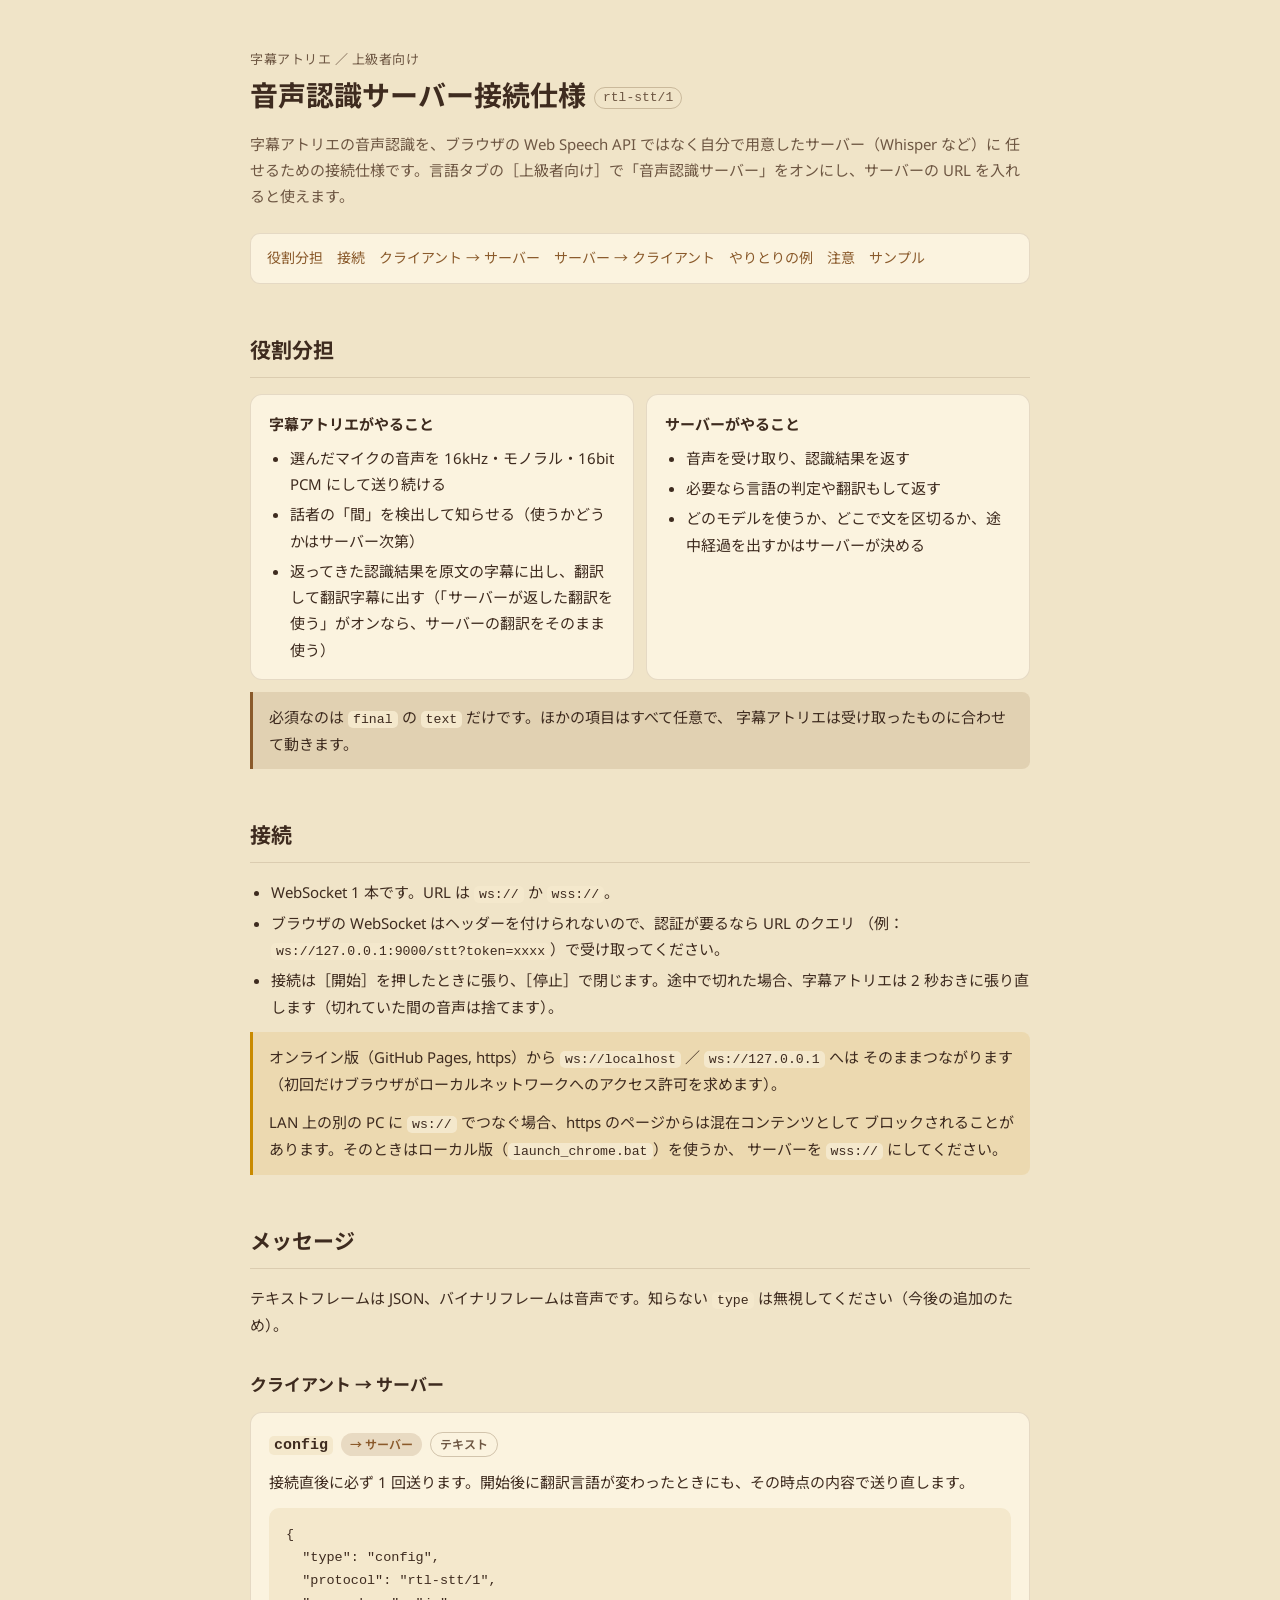
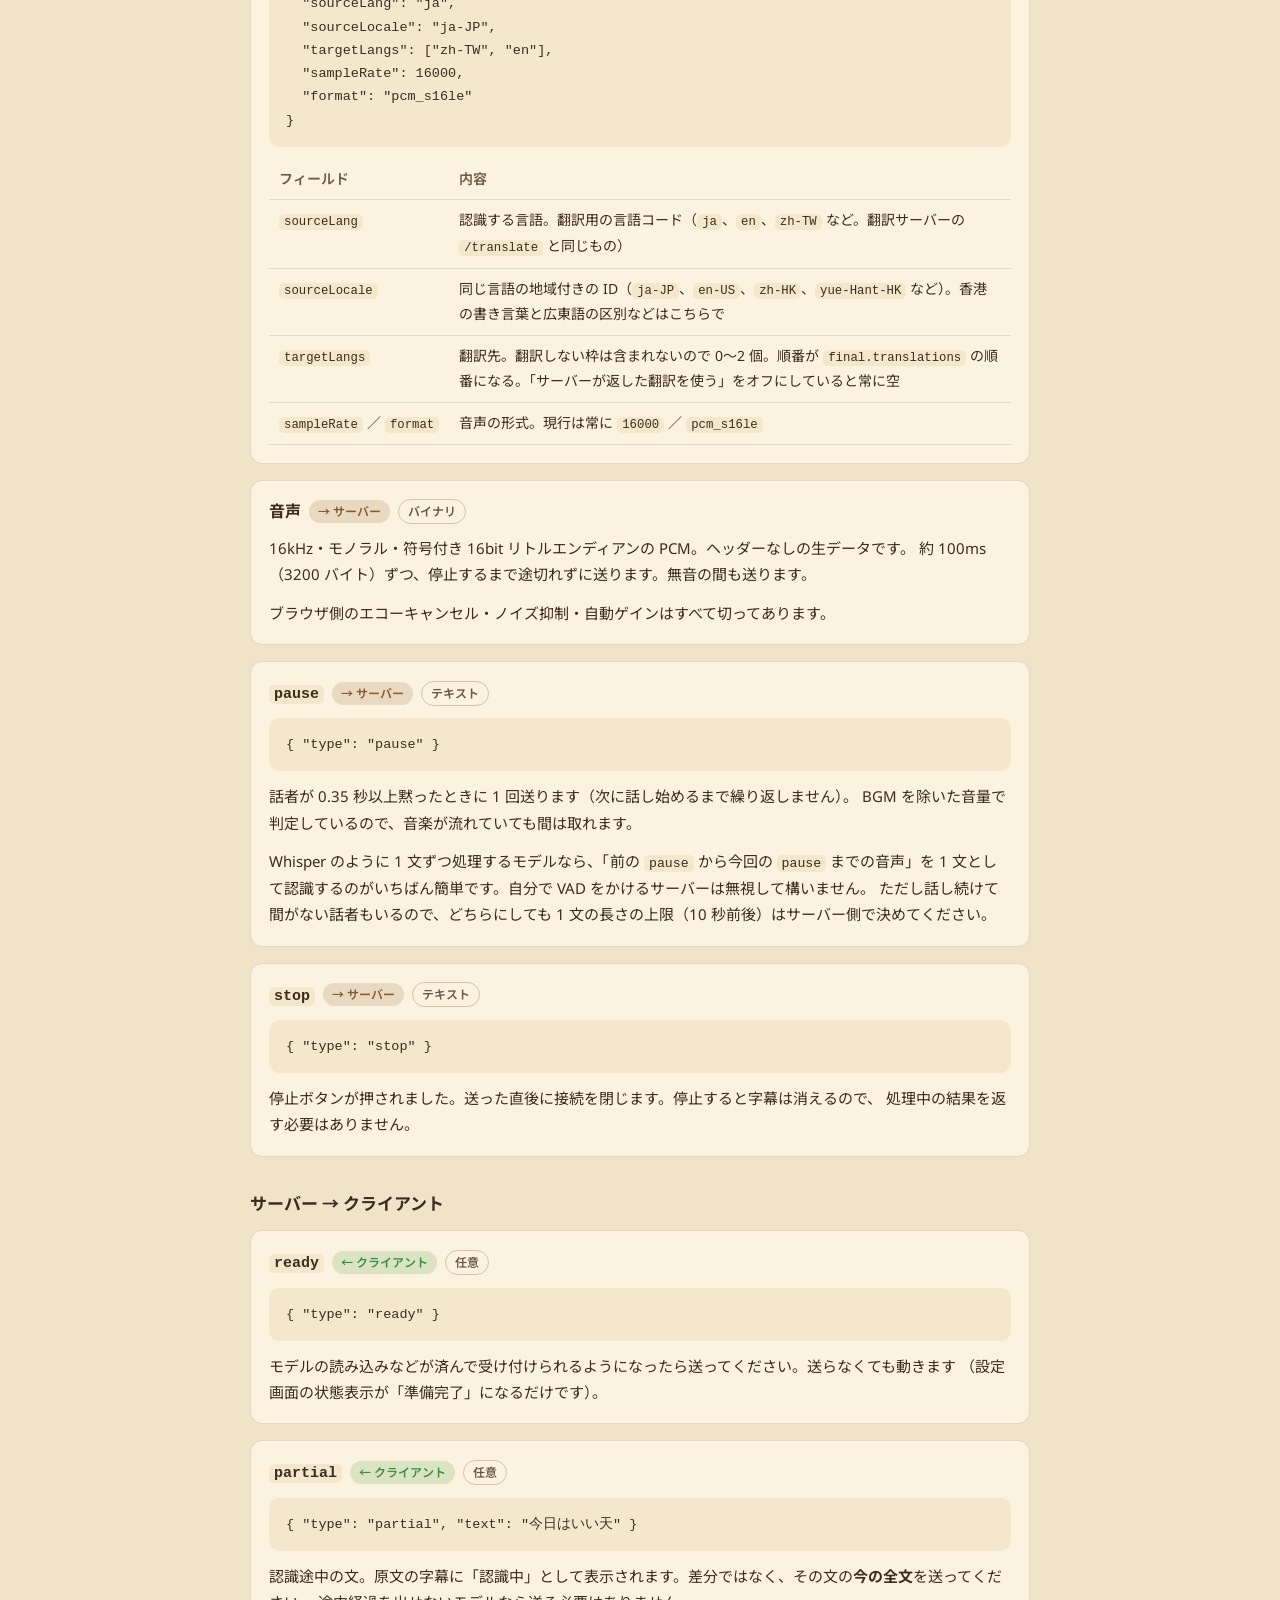
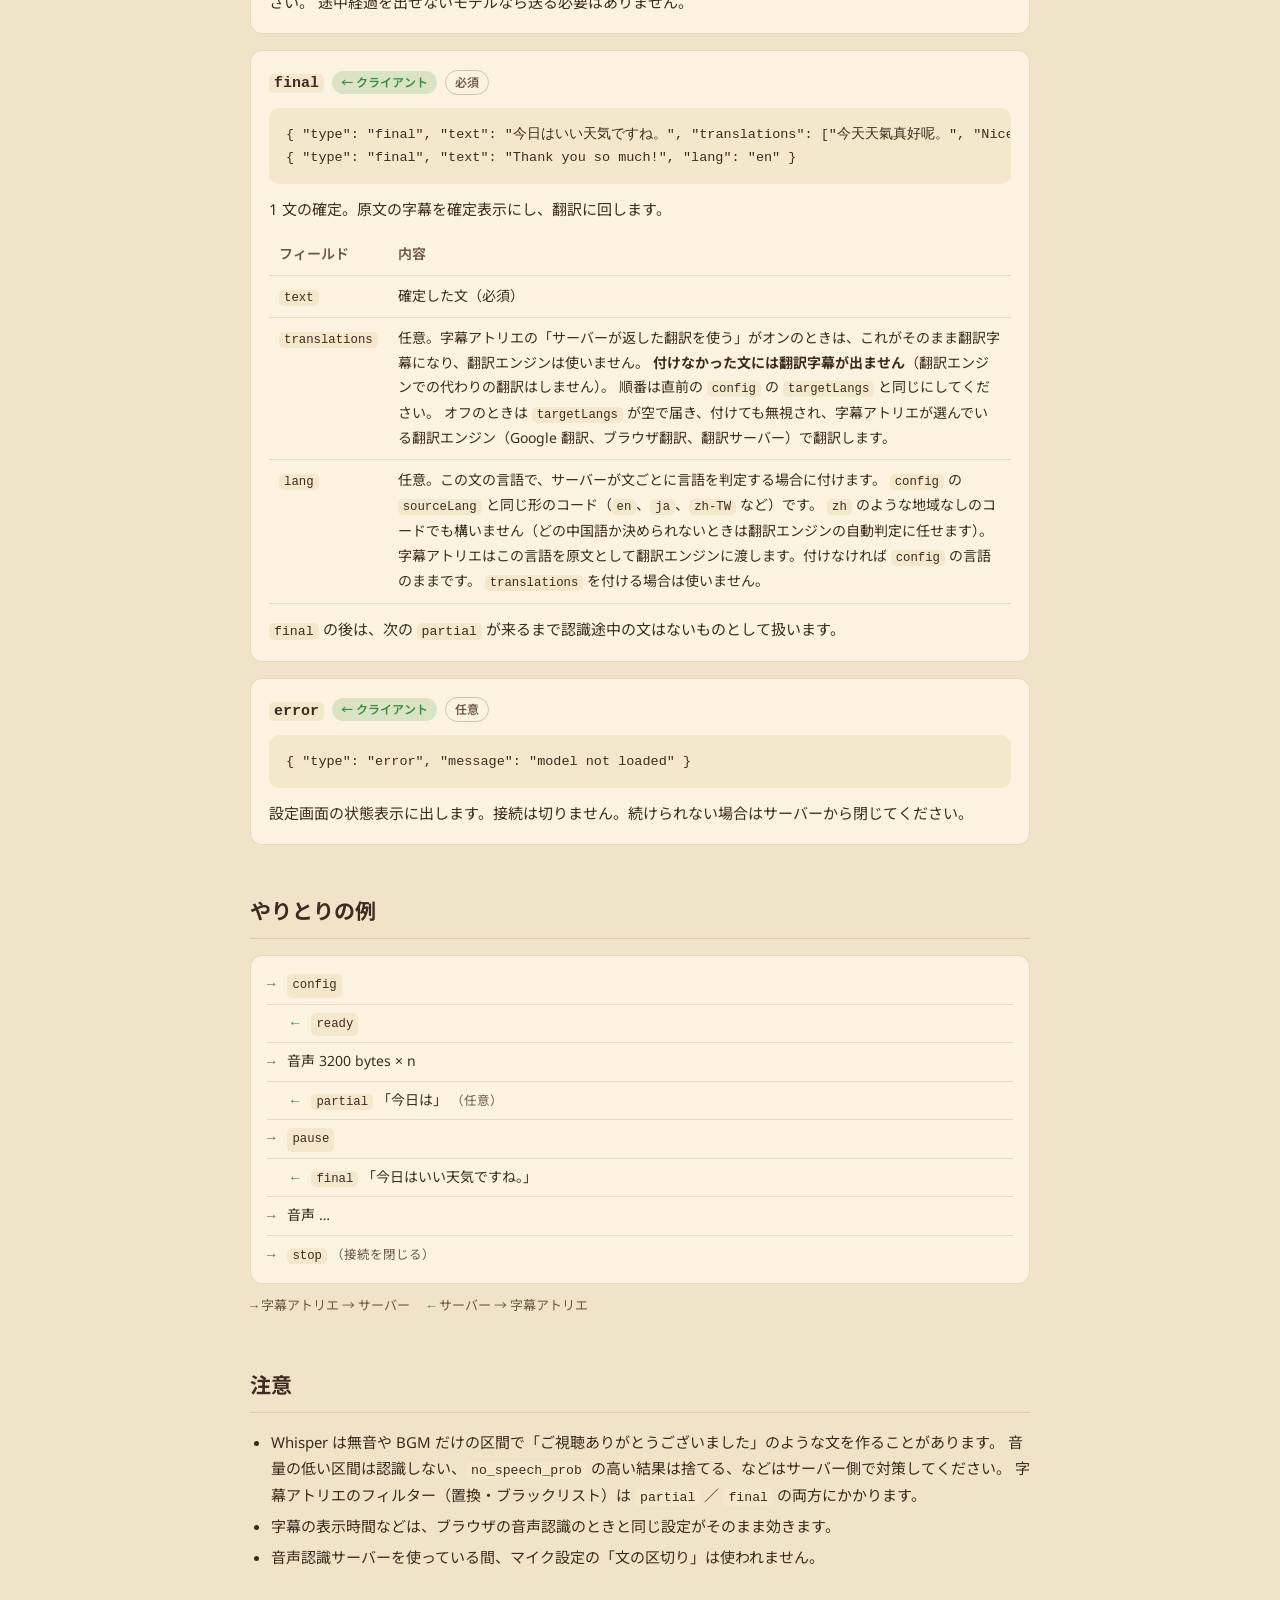
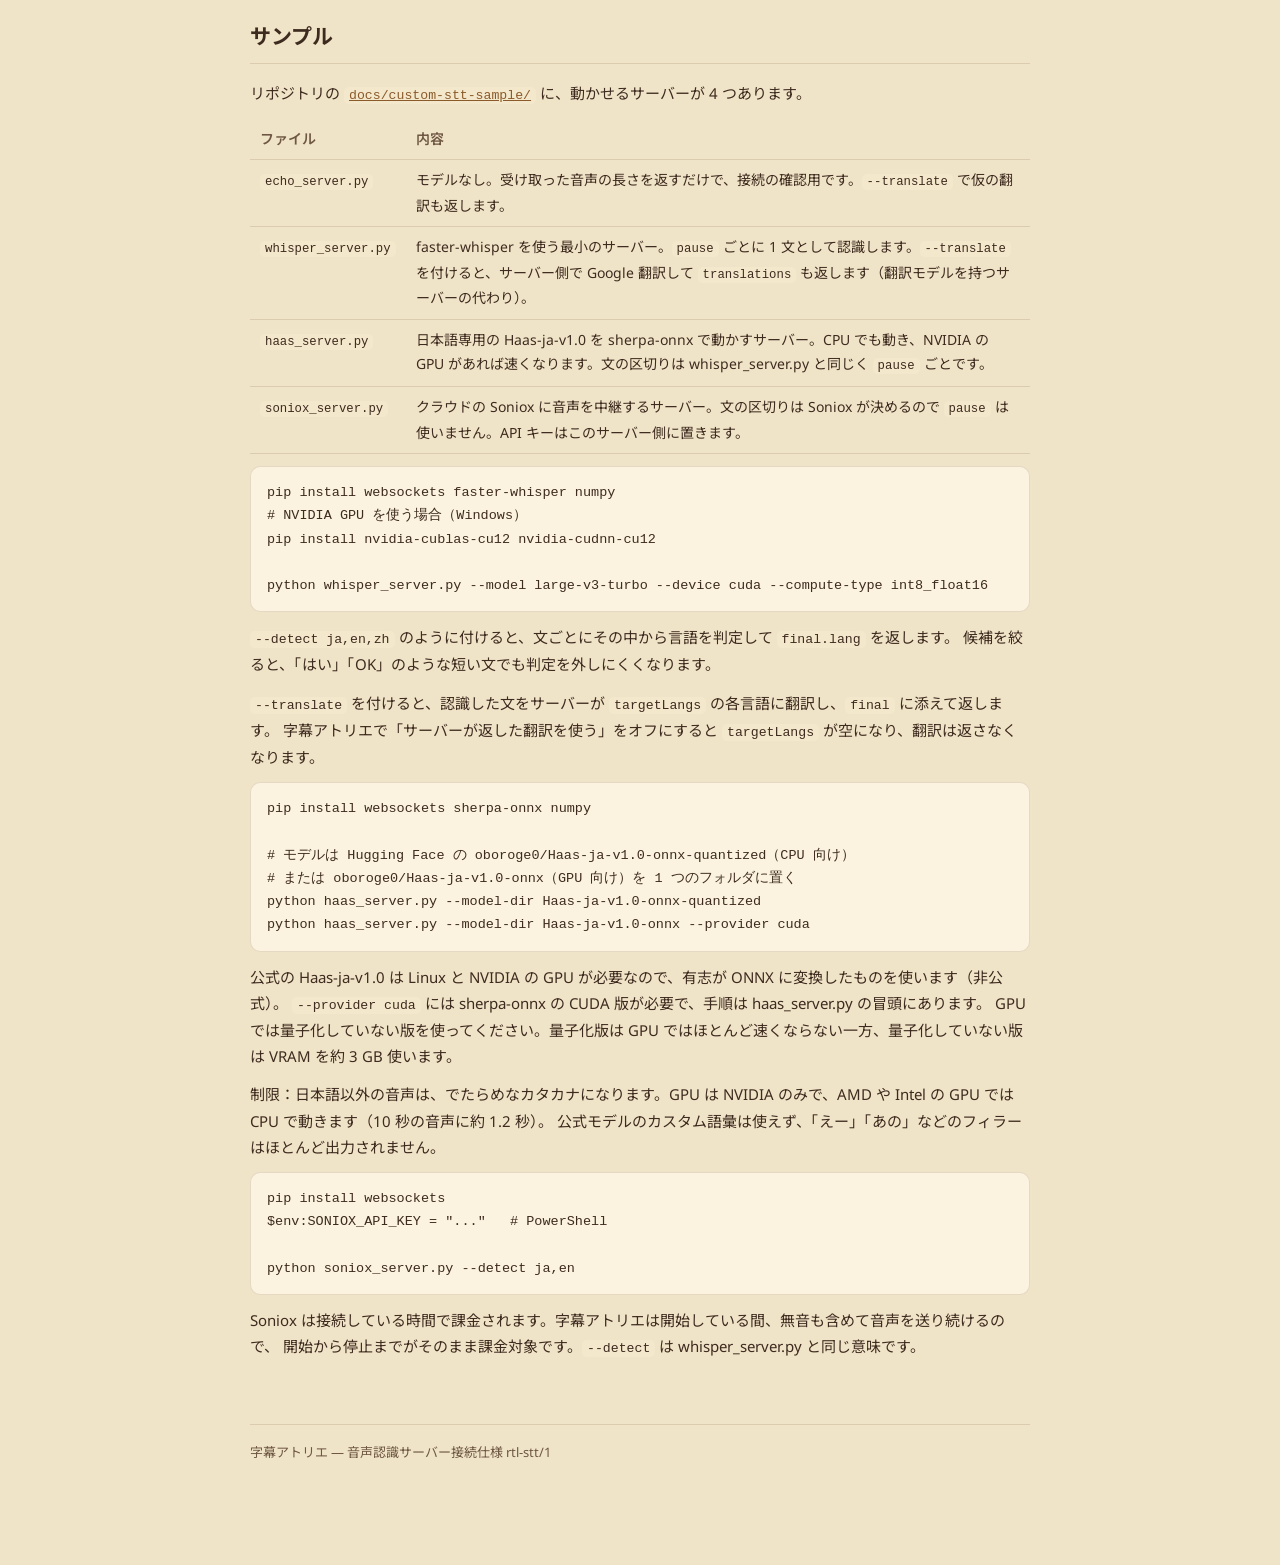
<file: docs/custom-stt.html>
<!DOCTYPE html>
<html lang="ja">
<head>
  <meta charset="UTF-8">
  <meta name="viewport" content="width=device-width, initial-scale=1">
  <title>音声認識サーバー接続仕様 — 字幕アトリエ</title>
  <link rel="icon" type="image/png" href="../images/icon.png">
  <link rel="preconnect" href="https://fonts.googleapis.com">
  <link rel="preconnect" href="https://fonts.gstatic.com" crossorigin>
  <link href="https://fonts.googleapis.com/css2?family=Noto+Sans:wght@400;600;700&family=Noto+Sans+JP:wght@400;600;700&display=swap" rel="stylesheet">
  <!-- The app's own theme, read from the settings it keeps on this origin, so
       the page opens the way the app looks. Before the stylesheet paints. -->
  <script>
    try {
      const pref = JSON.parse(localStorage.getItem('rtl-settings-v1') || '{}').uiTheme;
      if (pref === 'dark' || pref === 'light') document.documentElement.dataset.theme = pref;
    } catch { /* no settings: follow the system */ }
  </script>
  <style>
    /* Palettes copied from css/styles.css (tokens layer). */
    :root {
      --bg:          #151517;
      --surface-1:   #1d1d20;
      --surface-2:   #27272b;
      --border:      rgba(255, 255, 255, 0.08);
      --border-strong: rgba(255, 255, 255, 0.16);
      --text:        rgba(255, 255, 255, 0.88);
      --text-dim:    rgba(255, 255, 255, 0.62);
      --accent:      #0a84ff;
      --accent-soft: color-mix(in oklab, #0a84ff 18%, transparent);
      --to-server:   #2f94ff;
      --to-client:   #32d74b;
      --warning:     #ffd60a;
      --font: "Noto Sans", "Noto Sans JP", system-ui, "Yu Gothic UI", sans-serif;
      --mono: ui-monospace, "SF Mono", Consolas, "Liberation Mono", monospace;
      color-scheme: dark;
    }
    :root[data-theme="light"] {
      --bg:          #F0E4C8;
      --surface-1:   #FBF3DF;
      --surface-2:   #F4E8CC;
      --border:      rgba(94, 62, 30, 0.14);
      --border-strong: rgba(94, 62, 30, 0.26);
      --text:        #3E2B1F;
      --text-dim:    #6E5743;
      --accent:      #8A5A2B;
      --accent-soft: color-mix(in oklab, #8A5A2B 14%, transparent);
      --to-server:   #8A5A2B;
      --to-client:   #3A8F3F;
      --warning:     #C98A00;
      color-scheme: light;
    }
    @media (prefers-color-scheme: light) {
      :root:not([data-theme="dark"]) {
        --bg:          #F0E4C8;
        --surface-1:   #FBF3DF;
        --surface-2:   #F4E8CC;
        --border:      rgba(94, 62, 30, 0.14);
        --border-strong: rgba(94, 62, 30, 0.26);
        --text:        #3E2B1F;
        --text-dim:    #6E5743;
        --accent:      #8A5A2B;
        --accent-soft: color-mix(in oklab, #8A5A2B 14%, transparent);
        --to-server:   #8A5A2B;
        --to-client:   #3A8F3F;
        --warning:     #C98A00;
        color-scheme: light;
      }
    }

    * { box-sizing: border-box; }
    body {
      margin: 0;
      background: var(--bg);
      color: var(--text);
      font-family: var(--font);
      font-size: 15px;
      line-height: 1.75;
    }
    .page {
      max-width: 820px;
      margin: 0 auto;
      padding: 48px 20px 80px;
    }

    header { margin-bottom: 40px; }
    .eyebrow {
      margin: 0 0 6px;
      color: var(--text-dim);
      font-size: 13px;
      letter-spacing: 0.04em;
    }
    h1 { margin: 0 0 16px; font-size: 28px; line-height: 1.35; }
    .version {
      display: inline-block;
      margin-left: 8px;
      padding: 1px 8px;
      border: 1px solid var(--border-strong);
      border-radius: 999px;
      font-family: var(--mono);
      font-size: 13px;
      font-weight: 400;
      vertical-align: middle;
      color: var(--text-dim);
    }
    .lead { margin: 0; color: var(--text-dim); }

    nav.toc {
      display: flex;
      flex-wrap: wrap;
      gap: 6px 14px;
      margin: 24px 0 0;
      padding: 12px 16px;
      background: var(--surface-1);
      border: 1px solid var(--border);
      border-radius: 10px;
      font-size: 14px;
    }
    nav.toc a { color: var(--accent); text-decoration: none; }
    nav.toc a:hover { text-decoration: underline; }

    section { margin-top: 48px; }
    h2 {
      margin: 0 0 16px;
      padding-bottom: 8px;
      border-bottom: 1px solid var(--border);
      font-size: 21px;
    }
    h3 { margin: 32px 0 12px; font-size: 17px; }
    p, ul { margin: 0 0 12px; }
    ul { padding-left: 1.4em; }
    li + li { margin-top: 4px; }
    a { color: var(--accent); }

    code {
      font-family: var(--mono);
      font-size: 0.88em;
      padding: 1px 5px;
      background: var(--surface-2);
      border-radius: 5px;
    }
    pre {
      margin: 0 0 12px;
      padding: 14px 16px;
      background: var(--surface-1);
      border: 1px solid var(--border);
      border-radius: 10px;
      overflow-x: auto;
      line-height: 1.55;
    }
    pre code { padding: 0; background: none; font-size: 13.5px; }

    /* Who does what: two cards side by side. */
    .roles {
      display: grid;
      grid-template-columns: repeat(auto-fit, minmax(260px, 1fr));
      gap: 12px;
    }
    .role {
      padding: 16px 18px;
      background: var(--surface-1);
      border: 1px solid var(--border);
      border-radius: 12px;
    }
    .role h3 { margin: 0 0 8px; font-size: 15px; }
    .role ul { margin: 0; }

    /* One card per message, tagged with its direction. */
    .msg {
      margin: 0 0 16px;
      padding: 16px 18px 6px;
      background: var(--surface-1);
      border: 1px solid var(--border);
      border-radius: 12px;
    }
    .msg-head {
      display: flex;
      flex-wrap: wrap;
      align-items: center;
      gap: 8px;
      margin-bottom: 10px;
    }
    .msg-head h3 { margin: 0; font-size: 16px; }
    .msg-head h3 code { font-size: 15px; }
    .tag {
      padding: 1px 9px;
      border-radius: 999px;
      font-size: 12px;
      font-weight: 600;
      white-space: nowrap;
    }
    .tag.to-server { color: var(--to-server); background: color-mix(in oklab, var(--to-server) 16%, transparent); }
    .tag.to-client { color: var(--to-client); background: color-mix(in oklab, var(--to-client) 16%, transparent); }
    .tag.opt { color: var(--text-dim); border: 1px solid var(--border-strong); }
    .msg pre { background: var(--surface-2); border-color: transparent; }

    .table-wrap { overflow-x: auto; margin: 0 0 12px; }
    table { width: 100%; border-collapse: collapse; font-size: 14px; }
    th, td {
      padding: 8px 10px;
      border-bottom: 1px solid var(--border);
      text-align: left;
      vertical-align: top;
    }
    th { color: var(--text-dim); font-weight: 600; white-space: nowrap; }
    td:first-child { white-space: nowrap; }

    .note {
      margin: 0 0 12px;
      padding: 12px 16px;
      background: var(--accent-soft);
      border-left: 3px solid var(--accent);
      border-radius: 0 8px 8px 0;
    }
    .note.warn {
      background: color-mix(in oklab, var(--warning) 12%, transparent);
      border-left-color: var(--warning);
    }
    .note p:last-child, .note ul:last-child { margin-bottom: 0; }

    /* The exchange: one message per row, its direction as a coloured arrow. */
    .flow {
      margin: 0 0 10px;
      padding: 10px 16px;
      list-style: none;
      background: var(--surface-1);
      border: 1px solid var(--border);
      border-radius: 12px;
      font-size: 14px;
    }
    .flow li {
      display: flex;
      align-items: baseline;
      gap: 12px;
      padding: 6px 0;
      margin: 0;
    }
    .flow li + li { border-top: 1px solid var(--border); }
    .flow li.to-client { padding-left: 24px; }
    .dir { font-family: var(--mono); font-weight: 700; }
    .to-server .dir { color: var(--to-server); }
    .to-client .dir { color: var(--to-client); }
    .aside { color: var(--text-dim); font-size: 12.5px; }
    .flow-legend {
      display: flex;
      flex-wrap: wrap;
      gap: 4px 18px;
      color: var(--text-dim);
      font-size: 13px;
    }

    footer {
      margin-top: 64px;
      padding-top: 16px;
      border-top: 1px solid var(--border);
      color: var(--text-dim);
      font-size: 13px;
    }

    @media (max-width: 560px) {
      .page { padding: 32px 16px 64px; }
      h1 { font-size: 23px; }
    }
  </style>
</head>
<body>
<main class="page">

  <header>
    <p class="eyebrow">字幕アトリエ ／ 上級者向け</p>
    <h1>音声認識サーバー接続仕様<span class="version">rtl-stt/1</span></h1>
    <p class="lead">
      字幕アトリエの音声認識を、ブラウザの Web Speech API ではなく自分で用意したサーバー（Whisper など）に
      任せるための接続仕様です。言語タブの［上級者向け］で「音声認識サーバー」をオンにし、サーバーの URL を入れると使えます。
    </p>
    <nav class="toc">
      <a href="#roles">役割分担</a>
      <a href="#connection">接続</a>
      <a href="#to-server">クライアント → サーバー</a>
      <a href="#to-client">サーバー → クライアント</a>
      <a href="#flow">やりとりの例</a>
      <a href="#notes">注意</a>
      <a href="#samples">サンプル</a>
    </nav>
  </header>

  <section id="roles">
    <h2>役割分担</h2>
    <div class="roles">
      <div class="role">
        <h3>字幕アトリエがやること</h3>
        <ul>
          <li>選んだマイクの音声を 16kHz・モノラル・16bit PCM にして送り続ける</li>
          <li>話者の「間」を検出して知らせる（使うかどうかはサーバー次第）</li>
          <li>返ってきた認識結果を原文の字幕に出し、翻訳して翻訳字幕に出す（「サーバーが返した翻訳を使う」がオンなら、サーバーの翻訳をそのまま使う）</li>
        </ul>
      </div>
      <div class="role">
        <h3>サーバーがやること</h3>
        <ul>
          <li>音声を受け取り、認識結果を返す</li>
          <li>必要なら言語の判定や翻訳もして返す</li>
          <li>どのモデルを使うか、どこで文を区切るか、途中経過を出すかはサーバーが決める</li>
        </ul>
      </div>
    </div>
    <p class="note" style="margin-top: 12px">
      必須なのは <code>final</code> の <code>text</code> だけです。ほかの項目はすべて任意で、
      字幕アトリエは受け取ったものに合わせて動きます。
    </p>
  </section>

  <section id="connection">
    <h2>接続</h2>
    <ul>
      <li>WebSocket 1 本です。URL は <code>ws://</code> か <code>wss://</code>。</li>
      <li>ブラウザの WebSocket はヘッダーを付けられないので、認証が要るなら URL のクエリ
        （例：<code>ws://127.0.0.1:9000/stt?token=xxxx</code>）で受け取ってください。</li>
      <li>接続は［開始］を押したときに張り、［停止］で閉じます。途中で切れた場合、字幕アトリエは
        2 秒おきに張り直します（切れていた間の音声は捨てます）。</li>
    </ul>
    <div class="note warn">
      <p>
        オンライン版（GitHub Pages, https）から <code>ws://localhost</code> ／ <code>ws://127.0.0.1</code> へは
        そのままつながります（初回だけブラウザがローカルネットワークへのアクセス許可を求めます）。
      </p>
      <p>
        LAN 上の別の PC に <code>ws://</code> でつなぐ場合、https のページからは混在コンテンツとして
        ブロックされることがあります。そのときはローカル版（<code>launch_chrome.bat</code>）を使うか、
        サーバーを <code>wss://</code> にしてください。
      </p>
    </div>
  </section>

  <section>
    <h2>メッセージ</h2>
    <p>
      テキストフレームは JSON、バイナリフレームは音声です。知らない <code>type</code> は無視してください（今後の追加のため）。
    </p>

    <h3 id="to-server">クライアント → サーバー</h3>

    <div class="msg">
      <div class="msg-head">
        <h3><code>config</code></h3>
        <span class="tag to-server">→ サーバー</span>
        <span class="tag opt">テキスト</span>
      </div>
      <p>接続直後に必ず 1 回送ります。開始後に翻訳言語が変わったときにも、その時点の内容で送り直します。</p>
      <pre><code>{
  "type": "config",
  "protocol": "rtl-stt/1",
  "sourceLang": "ja",
  "sourceLocale": "ja-JP",
  "targetLangs": ["zh-TW", "en"],
  "sampleRate": 16000,
  "format": "pcm_s16le"
}</code></pre>
      <div class="table-wrap">
        <table>
          <thead><tr><th>フィールド</th><th>内容</th></tr></thead>
          <tbody>
            <tr><td><code>sourceLang</code></td><td>認識する言語。翻訳用の言語コード（<code>ja</code>、<code>en</code>、<code>zh-TW</code> など。翻訳サーバーの <code>/translate</code> と同じもの）</td></tr>
            <tr><td><code>sourceLocale</code></td><td>同じ言語の地域付きの ID（<code>ja-JP</code>、<code>en-US</code>、<code>zh-HK</code>、<code>yue-Hant-HK</code> など）。香港の書き言葉と広東語の区別などはこちらで</td></tr>
            <tr><td><code>targetLangs</code></td><td>翻訳先。翻訳しない枠は含まれないので 0〜2 個。順番が <code>final.translations</code> の順番になる。「サーバーが返した翻訳を使う」をオフにしていると常に空</td></tr>
            <tr><td><code>sampleRate</code> ／ <code>format</code></td><td>音声の形式。現行は常に <code>16000</code> ／ <code>pcm_s16le</code></td></tr>
          </tbody>
        </table>
      </div>
    </div>

    <div class="msg">
      <div class="msg-head">
        <h3>音声</h3>
        <span class="tag to-server">→ サーバー</span>
        <span class="tag opt">バイナリ</span>
      </div>
      <p>
        16kHz・モノラル・符号付き 16bit リトルエンディアンの PCM。ヘッダーなしの生データです。
        約 100ms（3200 バイト）ずつ、停止するまで途切れずに送ります。無音の間も送ります。
      </p>
      <p>ブラウザ側のエコーキャンセル・ノイズ抑制・自動ゲインはすべて切ってあります。</p>
    </div>

    <div class="msg">
      <div class="msg-head">
        <h3><code>pause</code></h3>
        <span class="tag to-server">→ サーバー</span>
        <span class="tag opt">テキスト</span>
      </div>
      <pre><code>{ "type": "pause" }</code></pre>
      <p>
        話者が 0.35 秒以上黙ったときに 1 回送ります（次に話し始めるまで繰り返しません）。
        BGM を除いた音量で判定しているので、音楽が流れていても間は取れます。
      </p>
      <p>
        Whisper のように 1 文ずつ処理するモデルなら、「前の <code>pause</code> から今回の <code>pause</code> までの音声」を
        1 文として認識するのがいちばん簡単です。自分で VAD をかけるサーバーは無視して構いません。
        ただし話し続けて間がない話者もいるので、どちらにしても 1 文の長さの上限（10 秒前後）はサーバー側で決めてください。
      </p>
    </div>

    <div class="msg">
      <div class="msg-head">
        <h3><code>stop</code></h3>
        <span class="tag to-server">→ サーバー</span>
        <span class="tag opt">テキスト</span>
      </div>
      <pre><code>{ "type": "stop" }</code></pre>
      <p>
        停止ボタンが押されました。送った直後に接続を閉じます。停止すると字幕は消えるので、
        処理中の結果を返す必要はありません。
      </p>
    </div>

    <h3 id="to-client">サーバー → クライアント</h3>

    <div class="msg">
      <div class="msg-head">
        <h3><code>ready</code></h3>
        <span class="tag to-client">← クライアント</span>
        <span class="tag opt">任意</span>
      </div>
      <pre><code>{ "type": "ready" }</code></pre>
      <p>
        モデルの読み込みなどが済んで受け付けられるようになったら送ってください。送らなくても動きます
        （設定画面の状態表示が「準備完了」になるだけです）。
      </p>
    </div>

    <div class="msg">
      <div class="msg-head">
        <h3><code>partial</code></h3>
        <span class="tag to-client">← クライアント</span>
        <span class="tag opt">任意</span>
      </div>
      <pre><code>{ "type": "partial", "text": "今日はいい天" }</code></pre>
      <p>
        認識途中の文。原文の字幕に「認識中」として表示されます。差分ではなく、その文の<strong>今の全文</strong>を送ってください。
        途中経過を出せないモデルなら送る必要はありません。
      </p>
    </div>

    <div class="msg">
      <div class="msg-head">
        <h3><code>final</code></h3>
        <span class="tag to-client">← クライアント</span>
        <span class="tag opt">必須</span>
      </div>
      <pre><code>{ "type": "final", "text": "今日はいい天気ですね。", "translations": ["今天天氣真好呢。", "Nice weather today."] }
{ "type": "final", "text": "Thank you so much!", "lang": "en" }</code></pre>
      <p>1 文の確定。原文の字幕を確定表示にし、翻訳に回します。</p>
      <div class="table-wrap">
        <table>
          <thead><tr><th>フィールド</th><th>内容</th></tr></thead>
          <tbody>
            <tr><td><code>text</code></td><td>確定した文（必須）</td></tr>
            <tr><td><code>translations</code></td><td>
              任意。字幕アトリエの「サーバーが返した翻訳を使う」がオンのときは、これがそのまま翻訳字幕になり、翻訳エンジンは使いません。
              <strong>付けなかった文には翻訳字幕が出ません</strong>（翻訳エンジンでの代わりの翻訳はしません）。
              順番は直前の <code>config</code> の <code>targetLangs</code> と同じにしてください。
              オフのときは <code>targetLangs</code> が空で届き、付けても無視され、字幕アトリエが選んでいる翻訳エンジン（Google 翻訳、ブラウザ翻訳、翻訳サーバー）で翻訳します。
            </td></tr>
            <tr><td><code>lang</code></td><td>
              任意。この文の言語で、サーバーが文ごとに言語を判定する場合に付けます。
              <code>config</code> の <code>sourceLang</code> と同じ形のコード（<code>en</code>、<code>ja</code>、<code>zh-TW</code> など）です。
              <code>zh</code> のような地域なしのコードでも構いません（どの中国語か決められないときは翻訳エンジンの自動判定に任せます）。
              字幕アトリエはこの言語を原文として翻訳エンジンに渡します。付けなければ <code>config</code> の言語のままです。
              <code>translations</code> を付ける場合は使いません。
            </td></tr>
          </tbody>
        </table>
      </div>
      <p><code>final</code> の後は、次の <code>partial</code> が来るまで認識途中の文はないものとして扱います。</p>
    </div>

    <div class="msg">
      <div class="msg-head">
        <h3><code>error</code></h3>
        <span class="tag to-client">← クライアント</span>
        <span class="tag opt">任意</span>
      </div>
      <pre><code>{ "type": "error", "message": "model not loaded" }</code></pre>
      <p>設定画面の状態表示に出します。接続は切りません。続けられない場合はサーバーから閉じてください。</p>
    </div>
  </section>

  <section id="flow">
    <h2>やりとりの例</h2>
    <ol class="flow">
      <li class="to-server"><span class="dir">→</span><code>config</code></li>
      <li class="to-client"><span class="dir">←</span><code>ready</code></li>
      <li class="to-server"><span class="dir">→</span><span>音声 3200 bytes × n</span></li>
      <li class="to-client"><span class="dir">←</span><span><code>partial</code> 「今日は」 <span class="aside">（任意）</span></span></li>
      <li class="to-server"><span class="dir">→</span><code>pause</code></li>
      <li class="to-client"><span class="dir">←</span><span><code>final</code> 「今日はいい天気ですね。」</span></li>
      <li class="to-server"><span class="dir">→</span><span>音声 …</span></li>
      <li class="to-server"><span class="dir">→</span><span><code>stop</code> <span class="aside">（接続を閉じる）</span></span></li>
    </ol>
    <p class="flow-legend">
      <span class="to-server"><span class="dir">→</span> 字幕アトリエ → サーバー</span>
      <span class="to-client"><span class="dir">←</span> サーバー → 字幕アトリエ</span>
    </p>
  </section>

  <section id="notes">
    <h2>注意</h2>
    <ul>
      <li>
        Whisper は無音や BGM だけの区間で「ご視聴ありがとうございました」のような文を作ることがあります。
        音量の低い区間は認識しない、<code>no_speech_prob</code> の高い結果は捨てる、などはサーバー側で対策してください。
        字幕アトリエのフィルター（置換・ブラックリスト）は <code>partial</code> ／ <code>final</code> の両方にかかります。
      </li>
      <li>字幕の表示時間などは、ブラウザの音声認識のときと同じ設定がそのまま効きます。</li>
      <li>音声認識サーバーを使っている間、マイク設定の「文の区切り」は使われません。</li>
    </ul>
  </section>

  <section id="samples">
    <h2>サンプル</h2>
    <p>
      リポジトリの <a href="https://github.com/junorn1978/jimaku-atelier/tree/main/docs/custom-stt-sample"><code>docs/custom-stt-sample/</code></a>
      に、動かせるサーバーが 4 つあります。
    </p>
    <div class="table-wrap">
      <table>
        <thead><tr><th>ファイル</th><th>内容</th></tr></thead>
        <tbody>
          <tr><td><code>echo_server.py</code></td><td>モデルなし。受け取った音声の長さを返すだけで、接続の確認用です。<code>--translate</code> で仮の翻訳も返します。</td></tr>
          <tr><td><code>whisper_server.py</code></td><td>faster-whisper を使う最小のサーバー。<code>pause</code> ごとに 1 文として認識します。<code>--translate</code> を付けると、サーバー側で Google 翻訳して <code>translations</code> も返します（翻訳モデルを持つサーバーの代わり）。</td></tr>
          <tr><td><code>haas_server.py</code></td><td>日本語専用の Haas-ja-v1.0 を sherpa-onnx で動かすサーバー。CPU でも動き、NVIDIA の GPU があれば速くなります。文の区切りは whisper_server.py と同じく <code>pause</code> ごとです。</td></tr>
          <tr><td><code>soniox_server.py</code></td><td>クラウドの Soniox に音声を中継するサーバー。文の区切りは Soniox が決めるので <code>pause</code> は使いません。API キーはこのサーバー側に置きます。</td></tr>
        </tbody>
      </table>
    </div>
    <pre><code>pip install websockets faster-whisper numpy
# NVIDIA GPU を使う場合（Windows）
pip install nvidia-cublas-cu12 nvidia-cudnn-cu12

python whisper_server.py --model large-v3-turbo --device cuda --compute-type int8_float16</code></pre>
    <p>
      <code>--detect ja,en,zh</code> のように付けると、文ごとにその中から言語を判定して <code>final.lang</code> を返します。
      候補を絞ると、「はい」「OK」のような短い文でも判定を外しにくくなります。
    </p>
    <p>
      <code>--translate</code> を付けると、認識した文をサーバーが <code>targetLangs</code> の各言語に翻訳し、<code>final</code> に添えて返します。
      字幕アトリエで「サーバーが返した翻訳を使う」をオフにすると <code>targetLangs</code> が空になり、翻訳は返さなくなります。
    </p>
    <pre><code>pip install websockets sherpa-onnx numpy

# モデルは Hugging Face の oboroge0/Haas-ja-v1.0-onnx-quantized（CPU 向け）
# または oboroge0/Haas-ja-v1.0-onnx（GPU 向け）を 1 つのフォルダに置く
python haas_server.py --model-dir Haas-ja-v1.0-onnx-quantized
python haas_server.py --model-dir Haas-ja-v1.0-onnx --provider cuda</code></pre>
    <p>
      公式の Haas-ja-v1.0 は Linux と NVIDIA の GPU が必要なので、有志が ONNX に変換したものを使います（非公式）。
      <code>--provider cuda</code> には sherpa-onnx の CUDA 版が必要で、手順は haas_server.py の冒頭にあります。
      GPU では量子化していない版を使ってください。量子化版は GPU ではほとんど速くならない一方、量子化していない版は VRAM を約 3 GB 使います。
    </p>
    <p>
      制限：日本語以外の音声は、でたらめなカタカナになります。GPU は NVIDIA のみで、AMD や Intel の GPU では CPU で動きます（10 秒の音声に約 1.2 秒）。
      公式モデルのカスタム語彙は使えず、「えー」「あの」などのフィラーはほとんど出力されません。
    </p>
    <pre><code>pip install websockets
$env:SONIOX_API_KEY = "..."   # PowerShell

python soniox_server.py --detect ja,en</code></pre>
    <p>
      Soniox は接続している時間で課金されます。字幕アトリエは開始している間、無音も含めて音声を送り続けるので、
      開始から停止までがそのまま課金対象です。<code>--detect</code> は whisper_server.py と同じ意味です。
    </p>
  </section>

  <footer>字幕アトリエ — 音声認識サーバー接続仕様 rtl-stt/1</footer>
</main>
</body>
</html>
</file>
<file: css/subtitle-core.css>
/**
 * subtitle-core.css
 *
 * The subtitle rendering contract, shared by the two documents that draw
 * subtitles. Both of them are output: the OBS tab presents them as two equal
 * modes (obs.mode.capture / obs.mode.ws), not as a rehearsal and a
 * broadcast.
 *
 *   - index.html + css/styles.css is the window-capture path. OBS captures the
 *     app window and a chroma key removes --sub-bg, so the subtitle area of
 *     that window is what the viewer sees. It doubles as the surface the user
 *     styles against — a second job, not a lesser one — and anything that
 *     spills onto --sub-bg there (a shadow, subpixel antialiasing) reaches the
 *     stream as key residue.
 *   - overlay.html is the WebSocket path, added to OBS as a browser source.
 *
 * A change that looks right in only one of them is broken for whoever uses the
 * other. Both load this file from the same local server, so there is exactly
 * one definition of the numbers below.
 *
 * Why this file exists
 * --------------------
 * The clip heights are not free-standing values — they are multiples of the
 * line height, and the "show only the newest line" and "show two lines" modes
 * are only correct while that relationship holds. Those numbers used to be
 * written out four times (twice in styles.css, twice in overlay.html), so
 * changing the line height silently broke the clipping: text would be cut
 * mid-glyph, or a second line would peek through the bottom of a one-line box.
 * Nothing failed loudly; it just looked wrong on stream.
 *
 * Deriving the clips from the line height makes that breakage impossible.
 * Change --sub-line-height and both clips follow.
 *
 * Scope
 * -----
 * Values only, deliberately. The selectors stay in each side's own stylesheet
 * because the two documents are structured differently: the app window drives
 * its modes from data attributes on .subtitle-display, while the overlay toggles
 * classes on the line elements from the WebSocket payload. Those are two sound
 * wirings for two different data sources, and forcing them into one shape would
 * drag the overlay into the app's store/attribute conventions for no gain.
 *
 * If a future change does unify the selectors, the rules can move here too —
 * but keep this file free of anything that assumes one document's structure.
 *
 * Note for the overlay: OBS caches browser sources. After editing this file,
 * refresh the source's cache in OBS or the old values stay on screen.
 */

:root {
  /* Unitless on purpose: it inherits as a ratio, so a line keeps its own
     proportions when the user changes font size per subtitle slot. */
  --sub-line-height: 1.3;

  /* One line — the source (STT) line in "newest line only" mode. JS scrolls the
     element to its bottom so the last wrapped line is the visible one. */
  --sub-clip-1line: calc(var(--sub-line-height) * 1em);

  /* Two lines — the target lines in "shrink" mode. JS cinema-scrolls through
     anything taller than this. */
  --sub-clip-2line: calc(var(--sub-line-height) * 2em);
}
</file>
<file: css/styles.css>
/* =========================================
   字幕アトリエ — main stylesheet
   Organized with @layer to control cascade order.

   This file holds the tokens, base, layout and utilities layers and the
   components shared across the app (buttons, inputs, switches, popovers).
   Components that belong to one feature live beside it, each adding to
   @layer components: toolbar.css, tab-languages.css, tab-filter.css,
   tab-obs.css, dialogs.css, color-picker.css. This file must load first —
   its @layer statement is what fixes the layer order for all of them.

   Design system (dark, Apple-inspired aesthetic):
   - the page itself is the subtitle background (--sub-bg, user-configured,
     a blue-tinted near-black by default — the same cool cast as the card's
     greys, so the card reads as part of it rather than cut out of a void; the
     subtitle window keeps its own fixed key green);
     the control card floats on it with its own dark palette, which climbs
     --color-bg (deepest: code blocks, wells) → surface-1 (card, dialogs) →
     surface-2 (inputs, inset tracks) → surface-3 (hover / raised chips);
     separation prefers hairlines + elevation over solid borders.
   - text hierarchy is white at three opacity levels (≈88/55/30%).
   - spacing uses a numeric 4/8/12/16/24 scale (--space-1..5).
   - type collapses onto a 4-step scale (--text-xs..lg).
   - focus is a soft accent ring (--focus-ring) everywhere.
   ========================================= */

@layer reset, tokens, base, layout, components, utilities;

/* ============ reset ============ */
@layer reset {
  *, *::before, *::after { box-sizing: border-box; }
  html, body, h1, h2, h3, h4, p, ul, ol, figure { margin: 0; padding: 0; }
  ul, ol { list-style: none; }
  button { font: inherit; cursor: pointer; background: none; border: 0; color: inherit; }
  input, select, textarea { font: inherit; color: inherit; }
  img, svg { display: block; max-width: 100%; }
  :focus-visible { outline: none; box-shadow: var(--focus-ring); }
}

/* ============ tokens ============ */
@layer tokens {
  :root {
    color-scheme: dark;

    /* --- typography --- */
    /* One superfamily for the whole UI. The regional face still switches with
       the interface language (see :root:lang(ja)) so each language keeps its
       correct glyph forms, but because Noto Sans TC and JP are cut from the
       same source they share metrics — switching language no longer resizes
       labels and nudges the layout. Latin always comes from Noto Sans, which
       harmonises with both.
       Rounded faces are deliberately NOT used here: their rounded terminals
       blur dense kanji at the 11.5–14px this panel runs at. */
    --font-ui:       "Noto Sans", "Noto Sans TC", system-ui, -apple-system, "Segoe UI", "Microsoft JhengHei", sans-serif;
    /* --font-subtitle lives in css/subtitle-display.css. */

    --text-xs: 0.72rem;
    --text-sm: 0.8rem;
    --text-md: 0.875rem;
    --text-lg: 1rem;

    /* --- UI palette (dark, Apple system colors) --- */
    --color-bg:            #151517;
    --color-surface-1:     #1d1d20;   /* header, control panel, dialogs */
    --color-surface-2:     #27272b;   /* inputs, inset tracks */
    --color-surface-3:     #323238;   /* hover states, raised segments */
    /* Menus and panels that open over the card. A step lighter than it, as
       macOS draws anything raised in dark mode: same as the card, a menu over
       it was told apart by a hairline alone. */
    --color-surface-popover: #2c2c2e;
    --color-border:        rgba(255, 255, 255, 0.08);   /* hairline */
    --color-border-strong: rgba(255, 255, 255, 0.16);
    --color-text:          rgba(255, 255, 255, 0.88);
    --color-text-dim:      rgba(255, 255, 255, 0.55);
    --color-text-faint:    rgba(255, 255, 255, 0.48);   /* ≈4.8:1 on surface-1, 4.5:1 on surface-2 */
    --color-accent:        #0a84ff;
    --color-accent-hover:  #2f94ff;
    --color-accent-fill:       #0071e3;   /* white text on accent: 4.7:1 (#0a84ff is only 3.65:1) */
    --color-accent-fill-hover: #0068d1;   /* hover darkens, so white text gets more contrast, not less */
    --color-accent-soft:   color-mix(in oklab, var(--color-accent) 20%, transparent);
    --color-danger:        #ff453a;
    --color-danger-fill:       #d70015;   /* white text on red: 5.4:1 (#ff453a is only 3.4:1) */
    --color-danger-fill-hover: #c4281c;   /* hover darkens, like --color-accent-fill-hover */
    --color-danger-text:       color-mix(in oklab, var(--color-danger) 85%, white);
    --color-success:       #32d74b;
    --color-warning:       #ffd60a;

    /* --- material fills (translucent, read over any surface) --- */
    --fill-1: rgba(255, 255, 255, 0.09);   /* resting controls */
    --fill-2: rgba(255, 255, 255, 0.14);   /* hovered controls */
    --fill-3: rgba(255, 255, 255, 0.22);   /* raised / selected chips */
    --fill-inset: rgba(0, 0, 0, 0.22);     /* inset tracks, darker than their chrome */
    --fill-track: rgba(255, 255, 255, 0.18); /* slider rails: lighter than the card, as macOS draws them */
    --fill-toggle: var(--fill-3);          /* switch track while off */

    /* --- motion (custom curves — built-in CSS easings are too weak) --- */
    --ease-out:    cubic-bezier(0.23, 1, 0.32, 1);    /* UI enter / press release */
    --ease-in-out: cubic-bezier(0.77, 0, 0.175, 1);   /* on-screen movement */
    --ease-drawer: cubic-bezier(0.32, 0.72, 0, 1);    /* iOS-like drawer slide */

    /* --- elevation / focus (soft, two-layer Apple shadows) --- */
    --shadow-1:       0 1px 2.5px rgba(0, 0, 0, 0.3);
    --shadow-2:       0 4px 16px rgba(0, 0, 0, 0.28), 0 1px 3px rgba(0, 0, 0, 0.3);
    --shadow-overlay: 0 24px 64px rgba(0, 0, 0, 0.5), 0 4px 16px rgba(0, 0, 0, 0.35);
    --shadow-popover: 0 12px 32px rgba(0, 0, 0, 0.45);
    --color-scrim:    rgba(0, 0, 0, 0.5);   /* dialog backdrop */
    --focus-ring:     0 0 0 3px color-mix(in oklab, var(--color-accent) 40%, transparent);

    /* --- layout sizing --- */
    /* The control card (toolbar + tab body); the manual panel matches it.
       Sized to the Languages tab, the one people sit on, rather than to the
       tallest tab: the OBS tab's instructions scroll instead (.tab-panel is
       overflow-y: auto). It was 324px while the engine column kept a footer
       row for the signature; moving that into the engine row freed 46px.
       Given back 24px once the toolbar moved to the card's bottom edge: the
       tab body ended flush against it there, and the panel is only this tall
       while setting up — captures run collapsed or from the subtitle window.
       Raised to 320px when the source group gained its pictures row
       (js/ui-deco.js): at 309px the colour row ended flush on the edge, and
       the new row pushed it 4px under; the rest is room so it no longer
       touches. */
    --control-panel-h: 320px;
    /* Widest the card grows to before it centres itself in the window. Sized
       to its content rather than the window: the Languages tab's matrix under
       a cloud style (its widest, seven columns: ~920px in English and
       Japanese, whose labels are the longest) plus the card's padding, which
       also holds the toolbar (~900px). Wider only left an empty band at the
       right of the matrix under a toolbar that spans the card. */
    --panel-measure:   976px;
    --radius-sm:       6px;
    --radius-md:       10px;
    --radius-lg:       16px;
    --radius-full:     999px;
    --space-1:         4px;
    --space-2:         8px;
    --space-3:         12px;
    --space-4:         16px;
    --space-5:         24px;

    /* How far the control card is inset from the window. The card being the
       centred object — rather than a full-width strip with centred content —
       is what keeps its edges and its content's edges from disagreeing. */
    --card-inset:      var(--space-4);

    /* Label column shared by every labelled row in every tab. One value means
       controls line up on a single seam, and switching tabs doesn't shift it. */
    --label-col:       130px;

    /* --- subtitle settings (driven from JS) --- */
    --sub-bg:                #0E1016;
    --sub-align:             center;
    --sub-overflow:          normal;        /* normal | shrink (max 2 lines) */

    --sub-source-color:      #FFFFFF;
    --sub-source-stroke:     #000000;
    --sub-source-stroke-w:   4px;
    --sub-source-size:       22px;

    --sub-target1-color:     #FFFFFF;
    --sub-target1-stroke:    #000000;
    --sub-target1-stroke-w:  4px;
    --sub-target1-size:      22px;

    --sub-target2-color:     #FFFFFF;
    --sub-target2-stroke:    #000000;
    --sub-target2-stroke-w:  4px;
    --sub-target2-size:      22px;
  }

  /* Light theme (js/theme.js sets data-theme). Warm rather than a white sheet:
     cream panels on a custard page, deep brown for text instead of black and
     caramel in place of the blue accent. The page itself (--sub-bg) is a user
     setting, not a token, so its light default lives in js/theme.js.
     Only the palette changes here; every component reads these names, which
     is the whole of what makes a second theme cheap. The few literal colours
     that do not survive a light surface are overridden beside their rules
     (search for data-theme="light").
     Contrast, measured: text 12.1:1 on surface-1; dim 5.7:1; faint 5.1:1 on
     surface-1 and 4.6:1 on surface-2; white on accent-fill 5.9:1. */
  :root[data-theme="light"] {
    color-scheme: light;

    --color-bg:            #F0E4C8;
    --color-surface-1:     #FBF3DF;
    --color-surface-2:     #F4E8CC;
    --color-surface-3:     #ECDDB9;
    /* The card's own cream: on a light surface the shadow raises a menu. */
    --color-surface-popover: var(--color-surface-1);
    --color-border:        rgba(94, 62, 30, 0.14);
    --color-border-strong: rgba(94, 62, 30, 0.26);
    --color-text:          #3E2B1F;
    --color-text-dim:      #6E5743;
    --color-text-faint:    #7A6350;
    --color-accent:        #8A5A2B;
    --color-accent-hover:  #9C6A36;
    --color-accent-fill:       #8A5A2B;
    --color-accent-fill-hover: #774B22;
    --color-danger:        #C9372C;
    --color-danger-fill:       #B42318;
    --color-danger-fill-hover: #9E1F15;
    --color-danger-text:       #A8291F;
    --color-success:       #3A8F3F;
    --color-warning:       #C98A00;

    /* Fills flip from white-on-dark to brown-on-cream. The raised chip is the
       exception: it becomes an opaque cream that sits above the inset track,
       the way a selected segment does in a light macOS control. */
    --fill-1: rgba(94, 62, 30, 0.07);
    --fill-2: rgba(94, 62, 30, 0.11);
    --fill-3: #FFFCF3;
    --fill-inset: rgba(94, 62, 30, 0.09);
    --fill-track: rgba(94, 62, 30, 0.22);
    /* Not --fill-3: a cream track on a cream card is no switch at all. */
    --fill-toggle: rgba(94, 62, 30, 0.2);

    /* Brown-tinted and lighter: black shadows at dark-theme strength read as
       smudges on cream. */
    --shadow-1:       0 1px 2px rgba(80, 50, 20, 0.16);
    --shadow-2:       0 4px 14px rgba(80, 50, 20, 0.14), 0 1px 3px rgba(80, 50, 20, 0.12);
    --shadow-overlay: 0 24px 56px rgba(80, 50, 20, 0.22), 0 4px 14px rgba(80, 50, 20, 0.14);
    --shadow-popover: 0 12px 28px rgba(80, 50, 20, 0.2);
    --color-scrim:    rgba(60, 40, 20, 0.32);
  }

  /* The second window (index.html?ch=2, js/channel.js): purple in place of
     the accent, in both themes, so the two windows are told apart at a glance
     — the start button above all. Nothing else changes; the subtitles are
     the user's colours either way.
     Contrast, measured: white on accent-fill 6.0:1 (dark), 6.9:1 (light). */
  :root[data-ch="2"] {
    --color-accent:            #bf5af2;
    --color-accent-hover:      #c86ff5;
    --color-accent-fill:       #8944ab;
    --color-accent-fill-hover: #7a3a99;
  }
  :root[data-ch="2"][data-theme="light"] {
    --color-accent:            #7b3fa0;
    --color-accent-hover:      #8c4db3;
    --color-accent-fill:       #7b3fa0;
    --color-accent-fill-hover: #6a3389;
  }

  /* 日文 UI 時把 CJK 那一段換成日文字形。同一個碼位在台日兩地的寫法不同
     （直、骨、喝…），這無法靠 fallback 順序處理，必須明確覆寫。
     TC 與 JP 同源，所以換的只是字形，字寬不變。
     字幕（--font-subtitle）刻意不跟著切換：一行裡可能同時有原文和兩種
     譯文，沒有單一語言可以跟。 */
  :root:lang(ja) {
    --font-ui: "Noto Sans", "Noto Sans JP", system-ui, "Yu Gothic UI", "Hiragino Sans", sans-serif;
  }
}

/* ============ base ============ */
@layer base {
  html, body { height: 100%; }

  body {
    font-family: var(--font-ui);
    /* The whole window is the user-configured subtitle background, near-black
       by default, and the control card floats on it with its own dark palette.
       In window-capture mode (obs.mode.capture) this window IS the output, so
       the user sets a key colour here for OBS to remove; anything drawn on
       --sub-bg is then judged by whether a keyer can remove it — see
       css/subtitle-core.css. The subtitle window does not follow this: its
       background is fixed key green (subtitle-window.html).
       (--color-bg stays the dark base for wells inside the card — code blocks,
       readonly fields.) */
    background: var(--sub-bg);
    color: var(--color-text);
    min-width: 1000px;
    overflow: hidden;
    /* A single row: .app-main owns the whole window. The keyed subtitle area
       sits flush with the top edge for OBS window capture, and the control card
       floats over the background below it. */
    display: grid;
    grid-template-rows: minmax(0, 1fr);
  }

  /* slim scrollbars for the few internal scroll areas (Chrome-only app) */
  .filter-list::-webkit-scrollbar,
  .obs-conn::-webkit-scrollbar,
  .tab-panel::-webkit-scrollbar,
  .dialog-body::-webkit-scrollbar { width: 8px; height: 8px; }

  .filter-list::-webkit-scrollbar-thumb,
  .obs-conn::-webkit-scrollbar-thumb,
  .tab-panel::-webkit-scrollbar-thumb,
  .dialog-body::-webkit-scrollbar-thumb {
    background: var(--color-surface-3);
    border-radius: var(--radius-sm);

    &:hover { background: var(--color-border-strong); }
  }

  .filter-list::-webkit-scrollbar-track,
  .obs-conn::-webkit-scrollbar-track,
  .tab-panel::-webkit-scrollbar-track,
  .dialog-body::-webkit-scrollbar-track { background: transparent; }
}

/* ============ layout ============ */
@layer layout {

  /* The card's single toolbar row. Two groups: what is used while streaming
     on the left (mic, start/stop, subtitle window), what is used while setting
     up on the right (the tab picker, then global actions). The tab picker used
     to sit centred on a 1fr/auto/1fr track, which capped each side at half of
     what it left — too little once the left group grew a third button. Now
     each group takes what it needs and the slack falls between them. */
  .control-toolbar {
    display: grid;
    /* minmax(0, 1fr) in the middle: the collapsed-state readout lives there,
       and its language names can run long. With a zero minimum it ellipsizes
       instead of pushing the groups — and .toolbar-actions, being mostly icon
       buttons, has nowhere to give. */
    grid-template-columns: auto minmax(0, 1fr) auto;
    align-items: center;
    gap: var(--space-3);
    padding: var(--space-2) var(--space-3);

    .toolbar-start   { grid-column: 1; }
    .toolbar-status  { grid-column: 2; justify-self: center; max-width: 100%; }
    .toolbar-actions { grid-column: 3; }

    /* Hidden until .panel-collapsed shows it (and hides the tabs). The
       transparent border and 6px padding reproduce the tab track's box (1px
       border + 3px + the button's own 3px), so the swap cannot change the
       toolbar's height and jolt the output. */
    .toolbar-status {
      display: none;
      margin: 0;
      padding: 6px var(--space-2);
      border: 1px solid transparent;
      font-size: var(--text-md);
      color: var(--color-text-dim);
      white-space: nowrap;
      overflow: hidden;
      text-overflow: ellipsis;
    }


    .toolbar-actions {
      justify-self: end;
      display: flex;
      align-items: center;
      gap: var(--space-2);

      /* Extra room between the setup capsules and the global actions. Space
         rather than a divider: the capsules already read as their own group,
         and the room goes with them when .panel-collapsed hides them. */
      > .settings-nav { margin-right: var(--space-2); }
    }
  }

  .app-main {
    /* Two stacked rows: the subtitle area on top and the control card below.
       Collapsing (.panel-collapsed) drops the card's tab body so the green area
       grows — this is the normal state while streaming a window capture — while
       the card's toolbar stays put. The manual-translate tool is an overlay
       over the subtitles (see .manual-translate-panel) so opening it never
       resizes the green box. */
    display: grid;
    grid-template-rows: minmax(0, 1fr) auto;
    position: relative;
    min-height: 0;
    /* The closed manual-translate drawer is parked below the bottom edge;
       clip it here so it can't peek out. */
    overflow: clip;
  }

  .output-pane {
    display: grid;
    grid-template-rows: minmax(0, 1fr);
    /* No background of its own — body paints --sub-bg across the whole window
       so the output pane and the area around the card are one continuous surface. */
    min-width: 0;
    min-height: 0;
    /* The lines below refuse to shrink, so on a short window the stack runs
       past the bottom of this pane. The control card covers the middle of that
       area but not the strips beside it (it stops at --panel-measure) or the
       inset below it, and half a character floating next to the panel is worse
       than a line that simply ends at the panel's edge. */
    overflow: hidden;

    /* .subtitle-display and its lines live in css/subtitle-display.css,
       shared with the subtitle window (subtitle-window.html). */
  }

  /* Manual text-translation slide-up overlay. Anchored to the bottom of
     .app-main (not the output pane) so it rises from the very bottom of the window
     and covers the control panel. Hidden by default (translated fully below its
     own height); .manual-open slides it into view. */
  .manual-translate-panel {
    position: absolute;
    /* left/right 0 + an explicit width + auto inline margins centres it on the
       control card's geometry, so the drawer arrives as the same object in the
       same place rather than as a full-width sheet over a centred card. */
    left: 0;
    right: 0;
    bottom: var(--card-inset);
    width: min(100% - var(--card-inset) * 2, var(--panel-measure));
    margin-inline: auto;
    height: var(--control-panel-h);
    z-index: 20;
    display: grid;
    grid-template-rows: auto minmax(0, 1fr) auto auto;
    gap: var(--space-2);
    background: var(--color-surface-1);
    border: 1px solid var(--color-border);
    border-radius: var(--radius-lg);
    /* No drop shadow, for the reason spelled out on .control-card — and this
       one bit even while the drawer was closed. Parked below the window, its
       --shadow-overlay (64px of blur) still reached up over the bottom edge:
       the last 16 rows of the capture measured 20480 pixels running from
       rgb(0,242,0) to rgb(0,204,0), a full-width dark green band that an OBS
       Color Key cannot remove. Open, the same shadow would land on the keyed
       area above the drawer instead. */
    padding: var(--space-3) var(--space-4);
    min-height: 0;
    /* Parked below its own height plus the inset, so it clears the window. */
    transform: translateY(calc(100% + var(--card-inset)));
    /* iOS-like drawer curve; this base rule times the exit (200ms) — the
       slower 300ms enter lives on .manual-open (transitions read their
       duration from the destination state), so closing feels snappier. */
    transition: transform 0.2s var(--ease-drawer);
  }

  .manual-panel-head {
    display: flex;
    align-items: center;
    justify-content: space-between;

    .manual-panel-title {
      font-size: var(--text-md);
      font-weight: 600;
    }
  }

  .control-card {
    /* One floating surface holding the toolbar and the active tab. Because the
       card itself is the centred object, there are no full-width strips whose
       edges can disagree with the content inside — the earlier tab-bar-on-top /
       control-strip-at-the-bottom arrangement sandwiched the content between
       two bands, which read as an I-beam on wide displays.
       .panel-collapsed hides only the tab body, so the toolbar (and start/stop
       with it) stays reachable while the output fills the window.
       The toolbar is the card's bottom row and the tab body grows upward
       above it, so start/stop sits at the same height whether the panel is
       open, collapsed or being resized; with the toolbar on top, each of those
       moved it. Placed by grid row rather than DOM order, so the tabs still
       come before the panel they control in tab order. */
    position: relative;   /* anchors the height grip (.panel-resize) */
    display: grid;
    grid-template-rows: auto minmax(0, 1fr) auto;

    > .settings-head   { grid-row: 1; }
    > .settings-body   { grid-row: 2; }
    > .control-toolbar { grid-row: 3; }
    width: min(100% - var(--card-inset) * 2, var(--panel-measure));
    height: var(--control-panel-h);
    margin: 0 auto var(--card-inset);
    background: var(--color-surface-1);
    border: 1px solid var(--color-border);
    border-radius: var(--radius-lg);
    /* No drop shadow, deliberately. The window is always the keyed surface in
       obs.mode.capture, and --shadow-2 spills a 16px gradient of translucent
       black onto --sub-bg: measured on a 1280x720 render, the 26 rows above the
       card hold 15802 pixels that are green but not the key colour — a band
       running from rgb(0,253,0) down to rgb(0,201,0) at the window's bottom
       edge. OBS Color Key measures RGB distance, so rgb(0,201,0) sits 54 away
       from the key and survives as a dark green halo around the whole card.
       (The same page with the shadow removed measures 0.) The card still reads
       as a separate surface: it has an opaque fill and a 1px border.
       This used to be scoped to .panel-collapsed, which left the shadow on the
       key colour in the expanded state — the state the app opens in. */
    min-height: 0;
    /* Keeps the tab body's corners inside the card's radius. */
    overflow: hidden;

    /* Press feedback for the background gesture (js/ui-layout.js). The press
       lands outside this card, so the card is the only thing that can say what
       the press is about; it gives under the pointer the way a button does, at
       a fraction of the depth because the surface is a hundred times the size.
       Armed on pointerdown, and deliberately NOT armed while the gesture is
       locked — a press that produces nothing is how the lock explains itself
       without a label. */
    transition: transform 120ms var(--ease-out);

    &.is-arming { transform: scale(0.995); }

    /* The settings tabs along the card's top edge: plain labels over an
       underline rather than the inset capsule the toolbar's audio input wears,
       so the two no longer read as the same kind of control — one switches the
       body below it, the other opens a panel. The top padding clears the
       height grip, which sits on the card's edge above the labels. No
       animation on switching — tabs are flipped dozens of times a day. */
    .settings-head {
      padding: var(--space-3) var(--space-4) 0;
      border-bottom: 1px solid color-mix(in oklab, var(--color-border) 60%, transparent);
    }

    .settings-tabs {
      display: flex;
      align-items: flex-end;
      gap: var(--space-1);

      .tab-btn {
        position: relative;
        padding: 4px 12px 8px;
        font-size: var(--text-md);
        color: var(--color-text-dim);
        border-radius: var(--radius-md) var(--radius-md) 0 0;
        transition: color 0.15s, background 0.15s;

        &:hover {
          color: var(--color-text);
          background: var(--fill-1);
        }

        /* Sits on the head's hairline, so the active tab reads as opening
           onto the body below. */
        &::after {
          content: "";
          position: absolute;
          left: 8px;
          right: 8px;
          bottom: -1px;
          height: 2px;
          border-radius: 2px;
          background: transparent;
          transition: background 0.15s;
        }

        &.is-active {
          color: var(--color-text);
          font-weight: 600;
          &::after { background: var(--color-accent); }
        }
      }
    }

    /* The audio input (microphone, tab audio) in the toolbar, as one inset
       capsule — the same track as the .seg-switch controls in the tab bodies,
       so every segmented control in the card is one material. */
    .settings-nav {
      display: flex;
      align-items: center;
      gap: var(--space-2);

      .settings-nav-group {
        display: flex;
        align-items: center;
        gap: 2px;
        padding: 3px;
        background: var(--fill-inset);
        border: 1px solid var(--color-border);
        border-radius: var(--radius-full);
      }

      /* The source button is a material chip that rises on hover. */
      .mic-btn {
        padding: 3px 12px;
        font-size: var(--text-md);
        color: var(--color-text-dim);
        border-radius: var(--radius-full);
        transition: color 0.15s, background 0.15s, transform 0.15s var(--ease-out);

        &:hover {
          color: var(--color-text);
          background: var(--fill-1);
        }

        &:active { transform: scale(0.97); }

        &.is-active {
          color: var(--color-text);
          background: var(--fill-2);
        }
      }
    }

    .settings-body {
      min-height: 0;
      overflow: hidden;
      /* The tabs' hairline above does the separating. A step on every side;
         the one below keeps the tab's last full-width row (the presets row,
         the filter tab's add buttons) from running into the toolbar. */
      padding: var(--space-3) var(--space-4) var(--space-4);

      /* Tabs are designed to fit without scrolling (the Filter tab scrolls
         inside its rule lists instead); overflow-y is a graceful fallback
         for edge cases like very long engine status text. */
      .tab-panel {
        height: 100%;
        min-height: 0;
        overflow-y: auto;
        /* Reserve the scrollbar's width even while nothing overflows, so a
           tab growing taller (e.g. the custom-URL row appearing) doesn't
           shift the whole layout when the scrollbar pops in; the padding
           keeps content from sitting flush against the scrollbar. */
        scrollbar-gutter: stable;
        padding-right: var(--space-2);
      }
    }
  }
}

/* ============ components ============ */
@layer components {

  /* --- generic buttons: borderless material capsules; feedback is
         instant on press (scale), Apple-style --- */
  .btn {
    display: inline-flex;
    align-items: center;
    justify-content: center;
    gap: var(--space-1);
    padding: 5px var(--space-4);
    border: 0;
    border-radius: var(--radius-full);
    background: var(--fill-1);
    color: var(--color-text);
    font-size: var(--text-sm);
    transition: background 0.15s, color 0.15s, transform 0.15s var(--ease-out);

    &:hover:not(:disabled) {
      background: var(--fill-2);
    }

    &:active:not(:disabled) { transform: scale(0.97); }

    &:disabled { opacity: 0.45; cursor: not-allowed; }

    &.primary {
      background: var(--color-accent-fill);
      color: white;

      &:hover:not(:disabled) {
        background: var(--color-accent-fill-hover);
      }
    }

    &.danger {
      background: var(--color-danger-fill);
      color: white;

      &:hover:not(:disabled) {
        background: var(--color-danger-fill-hover);
      }
    }
  }

  /* --- panel height grip (top edge of the control card; js/ui-layout.js) ---
     A short bar centred on the edge, the usual sign for "this pulls". The hit
     area is the toolbar's top padding, so it covers no control. */
  .panel-resize {
    position: absolute;
    top: 0;
    left: 50%;
    translate: -50% 0;
    z-index: 1;
    width: 112px;
    height: var(--space-2);
    display: grid;
    place-items: center;
    cursor: ns-resize;
    touch-action: none;

    &::before {
      content: "";
      width: 72px;
      height: 4px;
      border-radius: var(--radius-full);
      background: var(--color-border-strong);
      transition: background 0.15s;
    }

    &:hover::before,
    &:focus-visible::before { background: var(--color-text-dim); }
    &:focus-visible { outline: none; }
  }

  /* While dragging, the pointer can wander over text and other cursors; keep
     the resize cursor and stop the drag from selecting anything. */
  .is-resizing-panel,
  .is-resizing-panel * {
    cursor: ns-resize !important;
    user-select: none;
  }
  .is-resizing-panel .panel-resize::before { background: var(--color-accent); }

  /* --- icon-only button (32×32) --- */
  .icon-btn {
    width: 32px;
    height: 32px;
    display: inline-grid;
    place-items: center;
    border-radius: var(--radius-md);
    color: var(--color-text-dim);
    transition: background 0.15s, color 0.15s, transform 0.15s var(--ease-out);

    &:hover { background: var(--fill-1); color: var(--color-text); }

    &:active { transform: scale(0.94); }

    /* pressed/active state (e.g. layout toggle while its panel is collapsed):
       a quiet accent tint rather than a full accent fill */
    &.is-active {
      background: var(--color-accent-soft);
      color: var(--color-accent-hover);

      &:hover {
        background: color-mix(in oklab, var(--color-accent) 28%, transparent);
        color: var(--color-accent-hover);
      }
    }

    svg { width: 18px; height: 18px; }
  }

  /* --- segmented switch (button-based for i18n switcher,
         radio-based for settings via <label><input><span></label>).
         An inset track; the active segment is a raised chip. --- */
  .seg-switch {
    /* Positioning context so the visually-hidden (position:absolute) radios
       below stay contained here instead of escaping to the viewport — an
       escaped radio gets focus-scrolled into view, scrolling the whole page
       and pushing the header off-screen. */
    position: relative;
    display: inline-flex;
    gap: 2px;
    padding: 2px;
    border: 1px solid var(--color-border);
    border-radius: var(--radius-md);
    background: var(--fill-inset);

    /* button-based variant (i18n switcher) */
    button {
      padding: 3px 10px;
      border-radius: calc(var(--radius-md) - 3px);
      color: var(--color-text-dim);
      font-size: var(--text-sm);
      letter-spacing: 0.5px;
      transition: background 0.15s, color 0.15s, transform 0.15s var(--ease-out);

      &:hover { color: var(--color-text); }

      &:active { transform: scale(0.97); }

      &.is-active {
        background: var(--fill-3);
        color: var(--color-text);
        box-shadow: var(--shadow-1);
      }
    }

    /* radio-based variant (settings) */
    label {
      display: inline-flex;
      cursor: pointer;
    }

    input[type="radio"] {
      position: absolute;
      opacity: 0;
      pointer-events: none;
    }

    label > span {
      padding: 3px 10px;
      border-radius: calc(var(--radius-md) - 3px);
      color: var(--color-text-dim);
      font-size: var(--text-sm);
      transition: background 0.15s, color 0.15s, transform 0.15s var(--ease-out);
      user-select: none;
    }

    label:hover > span { color: var(--color-text); }

    label:not(.is-disabled):active > span { transform: scale(0.97); }

    input[type="radio"]:checked + span {
      background: var(--fill-3);
      color: var(--color-text);
      box-shadow: var(--shadow-1);
    }

    input[type="radio"]:focus-visible + span {
      box-shadow: var(--focus-ring);
    }

    /* Engine option whose backend is unavailable (e.g. Chrome AI not ready). */
    label.is-disabled { cursor: not-allowed; }
    label.is-disabled > span { opacity: 0.4; }
    label.is-disabled:hover > span { color: var(--color-text-dim); }
  }

  /* icon-only variant (e.g., alignment switch) — fixed square cells */
  .seg-switch-icons {
    label > span {
      display: inline-grid;
      place-items: center;
      padding: 5px 8px;
    }
    svg { display: block; }
  }

  /* --- form rows (used inside tabs) --- */
  .form-row {
    display: grid;
    grid-template-columns: var(--label-col) 1fr;
    align-items: center;
    gap: var(--space-2);
    padding: var(--space-1) 0;

    .form-row-label {
      color: var(--color-text-dim);
      font-size: var(--text-md);
    }
  }

  /* Download button with the pack's name beside it. Wraps so a long name drops
     to its own line instead of widening the source column. */
  /* A row of a section's controls, optionally led by its heading. Inlining the
     heading costs no height — the control beside it is taller anyway — which
     matters in the shortest tab in the app. (Same idea as .style-wrap-head in
     the Style tab.) Wraps rather than overflowing when the column gets narrow. */
  .col-head {
    display: flex;
    flex-wrap: wrap;
    align-items: center;
    gap: var(--space-3);

    .section-title { flex-shrink: 0; }
  }

  /* two-line layout (label above control) */
  .form-row-stack {
    grid-template-columns: 1fr;
    gap: var(--space-1);

    /* segmented controls hug their content (Apple-style) instead of being
       stretched to the column width by the grid */
    > .seg-switch { justify-self: start; }
  }

  /* Toggle rows read as one full-width unit, System Settings-style: the
     label fills the row and the switch sits on the trailing edge. Also
     prevents long labels from wrapping into orphans against the fixed
     130px label column. */
  .form-row:has(> .toggle) {
    display: flex;
    align-items: center;
    justify-content: space-between;
    gap: var(--space-3);

    .form-row-label { flex: 1; }
  }

  /* two-column row: two label+control cells side by side, split by a thin
     vertical divider. Each cell stacks its label above its control. */
  .form-row-pair {
    display: grid;
    grid-template-columns: 1fr 1fr;
    align-items: stretch;
    padding: var(--space-1) 0;

    > * {
      display: flex;
      flex-direction: column;
      align-items: center;
      justify-content: center;
      gap: var(--space-1);
      min-width: 0;
    }

    > *:first-child  { padding-right: var(--space-3); }
    > * + * {
      padding-left: var(--space-3);
      border-left: 1px solid color-mix(in oklab, var(--color-border) 55%, transparent);
    }
  }

  /* --- section header inside tabs --- */
  .section-title {
    font-size: var(--text-xs);
    font-weight: 600;
    text-transform: uppercase;
    letter-spacing: 0.8px;
    color: var(--color-text-dim);
  }

  /* --- generic horizontal column layout (Style / OBS tabs) --- */
  .panel-cols {
    display: grid;
    grid-template-columns: 1fr 1fr 1fr;
    gap: var(--space-4);

    /* two-column variant (e.g. Filter tab: replace rules | blacklist) */
    &.cols-2 { grid-template-columns: 1fr 1fr; }

    /* a second row of columns in the same tab gets a separating rule above */
    & + & {
      margin-top: var(--space-3);
      padding-top: var(--space-3);
      border-top: 1px solid color-mix(in oklab, var(--color-border) 60%, transparent);
    }
  }

  .panel-col {
    display: flex;
    flex-direction: column;
    gap: var(--space-2);
    min-width: 0;

    /* thin divider between columns */
    & + & {
      padding-left: var(--space-4);
      border-left: 1px solid color-mix(in oklab, var(--color-border) 55%, transparent);
    }

    /* a second section heading in a column (e.g. 翻訳 2) gets breathing room */
    .section-title:not(:first-child) {
      margin-top: var(--space-2);
    }
  }

  /* Bubble shown beside its trigger via the native Popover API + CSS anchor
     positioning (Chrome/Edge). Sits to the right of the button (growing
     upward if tall) so it appears where the user just clicked; flips to the
     left if there isn't room. Shared look; each trigger names its own anchor.
     A popover — not a tooltip — because these hold instructions the user reads
     while doing something else, and a tooltip would vanish the moment the
     pointer moved away. */
  .help-popover {
    position-area: span-top right;
    position-try-fallbacks: flip-inline;
    inset: auto;
    margin: 0 var(--space-2);

    width: max-content;
    max-width: min(320px, 80vw);
    background: var(--color-surface-2);
    border: 1px solid var(--color-border-strong);
    border-radius: var(--radius-md);
    box-shadow: var(--shadow-2);
    padding: var(--space-3);
    color: var(--color-text);
    font-size: var(--text-sm);
    line-height: 1.5;

    .format-help-examples { margin-top: 0; }
  }

  /* --- form inputs (dark theme) --- */

  .select,
  .text-input {
    background: var(--color-surface-2);
    color: var(--color-text);
    border: 1px solid var(--color-border);
    border-radius: var(--radius-md);
    padding: 5px 10px;
    font-size: var(--text-md);
    width: 100%;
    min-width: 0;
    transition: border-color 0.15s;

    &:hover { border-color: var(--color-border-strong); }
    &:focus { border-color: var(--color-accent); outline: none; box-shadow: var(--focus-ring); }
  }

  .select {
    appearance: none;
    /* macOS pop-up button: paired up/down chevrons on the trailing edge */
    background-image: url("data:image/svg+xml;utf8,<svg xmlns='http://www.w3.org/2000/svg' viewBox='0 0 16 16' fill='none' stroke='white' stroke-opacity='0.6' stroke-width='1.8' stroke-linecap='round' stroke-linejoin='round'><path d='M4.5 6.2 8 2.8l3.5 3.4M4.5 9.8 8 13.2l3.5-3.4'/></svg>");
    background-repeat: no-repeat;
    background-position: right 8px center;
    background-size: 14px;
    padding-right: 28px;

    /* The chevrons are a data URI, which cannot read a custom property, so
       the light theme swaps in a brown copy. */
    :root[data-theme="light"] & {
      background-image: url("data:image/svg+xml;utf8,<svg xmlns='http://www.w3.org/2000/svg' viewBox='0 0 16 16' fill='none' stroke='%233E2B1F' stroke-opacity='0.6' stroke-width='1.8' stroke-linecap='round' stroke-linejoin='round'><path d='M4.5 6.2 8 2.8l3.5 3.4M4.5 9.8 8 13.2l3.5-3.4'/></svg>");
    }
  }

  /* native <option>s — give the popup a dark background where possible */
  .select option {
    background: var(--color-surface-1);
    color: var(--color-text);
  }

  /* compact, fixed-width select for the language rows — the full-width default
     is far wider than the short language names need. Must come after .select so
     it wins on the (equal-specificity) width. */
  .select-compact {
    width: 150px;
    flex-shrink: 0;
  }

  /* Device names run long ("CABLE Output (VB-Audio Virtual Cable)"); wider than
     the language selects, and cut with an ellipsis past that. */
  .select-device {
    width: 240px;
    flex-shrink: 0;
    text-overflow: ellipsis;
  }

  .secret-input-wrap {
    position: relative;
    display: grid;
    min-width: 0;

    .secret-input {
      padding-right: 42px;
    }

    &[data-secret-visible="false"] .secret-input {
      -webkit-text-security: disc;
    }

    .secret-toggle {
      position: absolute;
      top: 50%;
      right: 3px;
      width: 28px;
      height: 28px;
      transform: translateY(-50%);
    }
  }

  /* Icon swap, shared by every masked control — single fields through
     .secret-input-wrap and the blacklist column through .blacklist-mask. Keyed
     off the state attribute rather than either wrapper class so a new masked
     control only has to carry data-secret-visible. The crossed-out eye offers
     "show"; the open eye offers "hide". */
  [data-secret-visible] {
    .icon-eye { display: none; }

    &[data-secret-visible="true"] {
      .icon-eye { display: block; }
      .icon-eye-off { display: none; }
    }
  }

  /* --- toggle switch (checkbox styled as iOS-style track + thumb) --- */
  .toggle {
    display: inline-flex;
    align-items: center;
    cursor: pointer;
    position: relative;

    input[type="checkbox"] {
      position: absolute;
      opacity: 0;
      pointer-events: none;
    }

    /* iOS proportions: the thumb is white in both states; only the
       track color flips. */
    .toggle-track {
      position: relative;
      display: inline-block;
      width: 38px;
      height: 22px;
      background: var(--fill-toggle);
      border-radius: var(--radius-full);
      transition: background 0.18s;
    }

    .toggle-thumb {
      position: absolute;
      top: 2px;
      left: 2px;
      width: 18px;
      height: 18px;
      background: white;
      border-radius: 50%;
      box-shadow: 0 1px 3px rgba(0, 0, 0, 0.4), 0 0 0 0.5px rgba(0, 0, 0, 0.08);
      transition: transform 0.18s var(--ease-out);
    }

    input[type="checkbox"]:checked + .toggle-track {
      background: var(--color-accent);
    }

    input[type="checkbox"]:checked + .toggle-track .toggle-thumb {
      transform: translateX(16px);
    }

    input[type="checkbox"]:focus-visible + .toggle-track {
      box-shadow: var(--focus-ring);
    }
  }

  /* Short variant for the language matrix's header row, where a full-height
     toggle would make the header row taller than its text labels. */
  .toggle.toggle-compact {
    .toggle-track { width: 28px; height: 16px; }
    .toggle-thumb { width: 12px; height: 12px; }
    input[type="checkbox"]:checked + .toggle-track .toggle-thumb {
      transform: translateX(12px);
    }
  }

  /* --- range slider + readout --- */
  .slider-group {
    display: grid;
    grid-template-columns: 1fr 28px;
    align-items: center;
    gap: var(--space-2);

    .slider-value {
      color: var(--color-text-dim);
      font-size: var(--text-sm);
      text-align: center;
      font-variant-numeric: tabular-nums;
    }
  }

  /* macOS-style slider: a light rail with a white round knob and a soft
     shadow. The rail is lifted above the card rather than sunk into it: a
     4px strip of --fill-inset sits within a shade of the card itself and
     disappears, and unlike .seg-switch it has no border to outline it. */
  input[type="range"] {
    appearance: none;
    -webkit-appearance: none;
    width: 100%;
    height: 4px;
    background: var(--fill-track);
    border-radius: 2px;
    outline: none;
    cursor: pointer;

    &::-webkit-slider-thumb {
      appearance: none;
      -webkit-appearance: none;
      width: 15px;
      height: 15px;
      background: white;
      border-radius: 50%;
      box-shadow: 0 0.5px 2.5px rgba(0, 0, 0, 0.5), 0 0 0 0.5px rgba(0, 0, 0, 0.1);
      cursor: pointer;
      transition: transform 0.1s var(--ease-out);

      &:hover { transform: scale(1.1); }
    }

    &::-moz-range-thumb {
      width: 15px;
      height: 15px;
      background: white;
      border: 0;
      border-radius: 50%;
      box-shadow: 0 0.5px 2.5px rgba(0, 0, 0, 0.5);
      cursor: pointer;
    }
  }

  /* --- animations --- */

  /* REC badge breathing (header start button while recognising) */
  @keyframes rec-pulse {
    50% { opacity: 0.35; }
  }

  /* OBS "connecting" status dot */
  @keyframes dot-pulse {
    50% { opacity: 0.4; }
  }
}

/* ============ utilities ============ */
/* ============ unsupported device ============ */
/* What a phone or tablet gets instead of the app (showUnsupported() in
   js/main.js). The body's desktop minimum width and its grid are lifted, so
   the notice fits the screen and scrolls if it has to. */
@layer components {
  body.is-unsupported {
    min-width: 0;
    overflow: auto;
    display: block;
    background: var(--color-bg);
    padding: var(--space-5) var(--space-4);
  }

  .unsupported-card {
    max-width: 480px;
    margin: 0 auto;
    padding: var(--space-5);
    background: var(--color-surface-1);
    border: 1px solid var(--color-border);
    border-radius: var(--radius-lg);
    line-height: 1.7;

    h1 { font-size: 1.25rem; margin: 0 0 var(--space-4); }
    p  { margin: 0 0 var(--space-3); }
  }

  .unsupported-url {
    padding: var(--space-2) var(--space-3);
    background: var(--color-surface-2);
    border-radius: var(--radius-sm);
    overflow-wrap: anywhere;
    user-select: all;
  }
}

@layer utilities {
  /* Nothing in index.html is ready to be looked at. Its static text is the
     Japanese the file is authored in, and the three tab panels are empty
     until their modules mount — both are corrected by init() in js/main.js,
     a fetch or two later. Painting that intermediate state cost nothing while
     ja was also the default interface language; now that the language is
     detected (see _detectUiLang() in js/store.js), an English or Chinese
     visitor would watch the app flash Japanese on every launch.

     visibility rather than display or opacity: the layout underneath settles
     while it is hidden, so the reveal has nothing left to reflow.

     The animation is a dead man's switch, not an effect. init() removes
     .is-booting itself, which cancels this long before it fires; it only ever
     runs if the module never executed at all (a parse error, a blocked
     import), and a broken app the user can see beats a blank window. */
  .is-booting body {
    visibility: hidden;
    animation: boot-reveal 0s linear 3s forwards;
  }
  @keyframes boot-reveal { to { visibility: visible; } }

  /* Capture mode: hide a panel so the subtitle area is unobstructed.
     Driven by body classes toggled from the header buttons (js/ui-layout.js).
     Both the control panel and the manual overlay are fully manual — nothing is
     auto-hidden while recognising. The header always stays so the toggles (and
     start/stop) remain reachable. */

  /* Collapsing and restoring is a click on the background — anywhere outside
     the control card (js/ui-layout.js). An invisible hit area needs an
     affordance, and the cursor is the only one available here, so it follows
     the lock: pointer while the gesture is live, back to normal once
     .panel-locked makes the background inert. `auto` rather than `default` on
     the foreground surfaces, so text fields keep their I-beam. */
  .app-main { cursor: pointer; }
  .panel-locked .app-main { cursor: auto; }
  .control-card,
  .manual-translate-panel { cursor: auto; }

  /* Collapsing drops only the tab body, so the output grows while the card
     shrinks to its toolbar — start/stop stays where it was instead of
     disappearing with the settings. */
  .panel-collapsed .settings-body { display: none; }
  .panel-collapsed .control-card  { height: auto; }
  .panel-collapsed .panel-resize  { display: none; }

  /* The tabs would drive a body that is no longer displayed, so they go with
     it; the audio input hands its toolbar cell to the read-only language
     readout (switching the input mid-stream should not be one stray click
     away). */
  .panel-collapsed .settings-head  { display: none; }
  .panel-collapsed .settings-nav   { display: none; }
  .panel-collapsed .toolbar-status { display: block; }

  /* Manual text-translation overlay: slide it up into view over the output.
     Enter is deliberately slower (300ms) than the 200ms exit on the base rule. */
  .manual-open .manual-translate-panel {
    transform: translateY(0);
    transition-duration: 0.3s;
  }

  /* The HTML [hidden] attribute defaults to `display: none` via the UA
     stylesheet, but any author rule with `display: <other>` (e.g. grid/flex
     on .form-row or .tab-panel) wins by source order. Re-asserting it in a
     later layer (utilities > components) restores the expected behavior. */
  [hidden] { display: none; }

  .visually-hidden {
    position: absolute;
    width: 1px;
    height: 1px;
    padding: 0;
    margin: -1px;
    overflow: hidden;
    clip: rect(0, 0, 0, 0);
    white-space: nowrap;
    border: 0;
  }

  /* Reduced motion: keep the state changes (color/opacity feedback) but drop
     movement — the manual panel appears in place instead of sliding, presses
     don't scale, pulses stop. */
  @media (prefers-reduced-motion: reduce) {
    .manual-translate-panel { transition: none; }

    /* dialogs keep the opacity fade (comprehension) but not the scale.
       This utilities-layer rule also outranks the components-layer
       @starting-style scale during the enter frame. */
    .app-dialog { transform: none; }

    .btn:active:not(:disabled),
    .icon-btn:active,
    .tab-btn:active,
    .seg-switch button:active,
    .seg-switch label:active > span { transform: none; }

    /* The press still has to answer "did that register?", so the card keeps the
       feedback and trades the movement for a lift in its edge. */
    .control-card { transition: border-color 120ms var(--ease-out); }
    .control-card.is-arming {
      transform: none;
      border-color: var(--color-border-strong);
    }

    /* Same treatment as the dialogs: keep the fade, drop the scale — and this
       utilities-layer rule also outranks the components-layer @starting-style
       during the enter frame. */
    .color-popover,
    .mic-panel,
    .lang-menu,
    .engine-status-tip { transform: none; }
    .engine-status-chip:active,
    .sub-preset-row [data-preset]:active { transform: none; }
    .sub-preset-menu,
    .deco-menu { transform: none; }
    .color-preset,
    .color-preset:hover,
    .color-preset:active { transition: none; transform: none; }

    .speech-btn[data-recording="true"] svg,
    .obs-conn-status[data-phase="connecting"] .obs-conn-dot {
      animation: none;
    }
  }
}
</file>
<file: css/toolbar.css>
/* =========================================
   字幕アトリエ — toolbar

   The toolbar along the bottom of the control card: start/stop, the
   microphone button and its panel (device, level test), the interface-
   language menu, the subtitle-window button and the background-click lock.
   js/speech.js, js/ui-mic.js, js/main.js, js/ui-obs.js.

   Split out of styles.css. Everything stays inside @layer components:
   styles.css declares the layer order and must load first, and a rule
   left outside a layer would outrank every layered rule in the app.
   ========================================= */

@layer components {
  /* --- start/stop (toolbar; js/speech.js) ---
     One button (index.html, #btn-speech). Both faces sit in the same grid
     cell so the button keeps the longer label's width; only the one for the
     current state is visible. Here in components rather than with the rest of
     the toolbar in layout, because it has to outrank .btn and .btn.primary. */
  .speech-btn {
    display: inline-grid;
    align-self: stretch;
    flex-shrink: 0;
    padding-inline: 16px;
    white-space: nowrap;

    /* The faces crossfade through a slight blur rather than swapping in one
       frame: the flip lands only once recognition has actually started, a
       beat after the press, and an instant swap that late reads as a glitch
       rather than as the answer. Blur makes the two labels read as one thing
       changing instead of two overlapping. visibility rides along so the
       hidden face still leaves the accessible name. */
    .speech-face {
      grid-area: 1 / 1;
      display: inline-flex;
      align-items: center;
      justify-content: center;
      gap: var(--space-1);
      transition:
        opacity    150ms var(--ease-out),
        filter     150ms var(--ease-out),
        visibility 150ms;
    }
    .speech-face-stop { visibility: hidden; opacity: 0; filter: blur(2px); }

    /* Live: the stop face, on a pulsing red badge — the toolbar's one
       at-a-glance sign that recognition is running. */
    &[data-recording="true"] {
      background: color-mix(in oklab, var(--color-danger) 20%, transparent);
      color: color-mix(in oklab, var(--color-danger) 70%, white);

      /* Lightened toward white it is pale pink on a pink badge in the light
         theme; the theme's own danger text is dark enough to read there. */
      :root[data-theme="light"] & { color: var(--color-danger-text); }

      &:hover:not(:disabled) {
        background: color-mix(in oklab, var(--color-danger) 30%, transparent);
      }

      .speech-face-start { visibility: hidden;  opacity: 0; filter: blur(2px); }
      .speech-face-stop  { visibility: visible; opacity: 1; filter: none; }
      svg { animation: rec-pulse 1.4s ease-in-out infinite; }
    }
  }

  /* --- background-click lock (toolbar) ---
     Two glyphs in one button: an open shackle while a background click still
     collapses/restores the panel, a closed one once it doesn't. The .is-active
     tint alone would be too quiet for a state you check mid-stream, so the icon
     carries it. Both are in the same inline-grid cell, hence display, not
     opacity. --- */
  .lock-btn {
    .lock-icon-closed { display: none; }

    &.is-active {
      .lock-icon-open   { display: none; }
      .lock-icon-closed { display: block; }
    }
  }

  /* --- microphone button + panel (toolbar; ui-mic.js) --- */
  .toolbar-start {
    justify-self: start;
    display: flex;
    align-items: center;
    gap: var(--space-2);
  }

  /* "2" before start/stop, in the second window only (js/channel.js). */
  .ch-badge {
    display: none;
    place-items: center;
    min-width: 22px;
    height: 22px;
    padding-inline: 6px;
    border-radius: var(--radius-full);
    background: var(--color-accent-fill);
    color: #fff;
    font-size: var(--text-sm);
    font-weight: 700;
    line-height: 1;

    :root[data-ch="2"] & { display: inline-grid; }
  }

  .mic-btn {
    position: relative;
    anchor-name: --mic-btn;
    display: inline-flex;
    align-items: center;
    gap: var(--space-1);
    white-space: nowrap;

    /* Something needs attention: the picked device is unplugged (warn), or
       the last level test found a problem (bad). */
    &[data-alert="warn"]::after,
    &[data-alert="bad"]::after {
      content: "";
      position: absolute;
      top: 0;
      right: 2px;
      width: 7px;
      height: 7px;
      border-radius: 50%;
      background: var(--color-warning);
      box-shadow: 0 0 0 2px var(--color-surface-1);
    }
    &[data-alert="bad"]::after { background: var(--color-danger); }

    &:has(+ .mic-panel:popover-open) {
      background: var(--color-accent-soft);
      color: var(--color-accent-hover);
    }
  }

  /* Opens upward: the toolbar sits at the bottom of the window. Grows
     leftward from the button's right edge, since the button is on the right
     half of the toolbar now. */
  .mic-panel {
    position-anchor: --mic-btn;
    position-area: top span-left;
    inset: auto;
    /* Clears the card's top edge, which sits a toolbar-padding above the button. */
    margin: 0 0 calc(var(--space-2) + var(--space-3));
    width: min(440px, calc(100vw - 2 * var(--space-4)));
    /* The area above the button is the containing block here, so 100% is all
       the room there is; a short window scrolls the panel instead of letting
       it spill down over the toolbar. */
    max-height: 100%;
    overflow-y: auto;
    padding: var(--space-4);
    display: none;
    gap: var(--space-4);
    background: var(--color-surface-popover);
    color: var(--color-text);
    border: 1px solid var(--color-border-strong);
    border-radius: var(--radius-lg);
    box-shadow: var(--shadow-popover);

    &:popover-open { display: grid; }

    h3 {
      font-size: var(--text-md);
      font-weight: 600;
    }
    p {
      color: var(--color-text-dim);
      font-size: var(--text-sm);
      line-height: 1.45;
    }
  }

  .mic-panel-row {
    display: grid;
    grid-template-columns: auto 1fr;
    align-items: center;
    gap: var(--space-3);

    .mic-select { min-width: 0; text-overflow: ellipsis; }
  }

  .mic-segment,
  .mic-second {
    grid-template-columns: 1fr auto;
    padding-top: var(--space-3);
    border-top: 1px solid color-mix(in oklab, var(--color-border) 60%, transparent);
  }


  /* --- subtitle window button (toolbar; js/ui-obs.js) ---
     Matches the mic button's box. Lit while the window is open, in the same
     accent the mic button wears while its panel is up. */
  .subwin-btn {
    align-self: stretch;
    padding-inline: 14px;
    white-space: nowrap;

    &[aria-pressed="true"] {
      background: var(--color-accent-soft);
      color: var(--color-accent-hover);
    }
  }

  /* --- interface language (global actions; js/main.js) ---
     An .icon-btn that also names the current language, small and after the
     globe like a keyboard-input indicator, so the glyph stays the same size
     as its neighbours'. Its menu opens upward like the mic panel. */
  .lang-btn {
    anchor-name: --lang-btn;
    width: auto;
    padding-inline: 7px;
    grid-auto-flow: column;
    gap: 4px;

    .lang-btn-current {
      font-size: var(--text-xs);
      font-weight: 600;
      letter-spacing: 0.02em;
      white-space: nowrap;
    }

    &:has(+ .lang-menu:popover-open) {
      background: var(--color-accent-soft);
      color: var(--color-accent-hover);
    }
  }

  .lang-menu {
    position-anchor: --lang-btn;
    position-area: top span-left;
    inset: auto;
    margin: 0 0 calc(var(--space-2) + var(--space-3));
    padding: var(--space-1);
    display: none;
    min-width: 150px;
    background: var(--color-surface-popover);
    color: var(--color-text);
    border: 1px solid var(--color-border-strong);
    border-radius: var(--radius-lg);
    box-shadow: var(--shadow-popover);

    &:popover-open { display: grid; }

    button {
      display: flex;
      align-items: center;
      justify-content: space-between;
      gap: var(--space-3);
      padding: 6px 10px;
      border-radius: var(--radius-md);
      font-size: var(--text-md);
      text-align: left;

      &:hover { background: var(--fill-1); }

      /* checkmark on the active language */
      &[aria-checked="true"]::after {
        content: "✓";
        color: var(--color-accent-hover);
      }
    }
  }

  /* Both toolbar popovers grow up and to the left from their button, so they
     scale out of its corner (bottom right) rather than from their own centre,
     the way the colour popover does. Opened a few times a session, which is
     the frequency that earns a short entrance; the exit is quicker, since by
     then the user has moved on. allow-discrete lets display and overlay wait
     for the fade, or the exit would be skipped and they would just vanish. */
  .mic-panel,
  .lang-menu {
    opacity: 0;
    transform: scale(0.97);
    transform-origin: bottom right;
    transition:
      opacity   100ms var(--ease-out),
      transform 100ms var(--ease-out),
      overlay   100ms allow-discrete,
      display   100ms allow-discrete;

    &:popover-open {
      opacity: 1;
      transform: none;
      transition-duration: 150ms;

      @starting-style {
        opacity: 0;
        transform: scale(0.97);
      }
    }
  }

  /* --- source switch (first row of the mic panel; js/ui-mic.js) ---
     Microphone | tab audio. The tab half waits on the browser's share dialog
     while it is open. */
  .mic-source-switch button {
    font-size: var(--text-md);
    &:disabled { opacity: 0.45; cursor: progress; }
  }

  /* --- tab-share badge (toolbar; js/ui-mic.js) ---
     Stands in for the source button while the panel is collapsed and the
     button with it. A label, not a button: no fill of its own to read
     as pressable. [hidden] still wins (utilities) when nothing is shared. */
  .tab-share-badge {
    display: none;
    .panel-collapsed & { display: inline-flex; }
    align-items: center;
    gap: var(--space-1);
    padding: 3px 10px;
    border: 1px solid color-mix(in oklab, var(--color-accent) 45%, transparent);
    border-radius: var(--radius-full);
    color: var(--color-accent-hover);
    font-size: var(--text-sm);
    white-space: nowrap;
  }

  /* While a tab is shared (js/ui-mic.js): the microphone is not what
     recognition hears, so its row and the level test are greyed out. Their
     controls are disabled from JS; sentence splitting stays as it is. */
  .mic-panel[data-tab-shared="true"] :is(.mic-device, .mic-test) {
    opacity: 0.45;
  }

  /* --- level test (inside the mic panel) ---
     One block with three states: idle shows the button and a hint, running
     the prompt and a live bar, done the two measured bars and the advice. */
  .mic-test {
    display: grid;
    gap: var(--space-2);

    .mic-test-head {
      display: flex;
      align-items: center;
      flex-wrap: wrap;
      gap: var(--space-3);
    }
    .mic-test-step {
      color: var(--color-text);
      font-weight: 600;
    }

    &[data-state="idle"]    :is(.mic-test-step, .mic-test-live, .mic-test-result) { display: none; }
    &[data-state="running"] :is(.mic-test-hint, .mic-test-result)                 { display: none; }
    &[data-state="done"]    :is(.mic-test-step, .mic-test-live)                   { display: none; }

    .mic-test-result {
      display: grid;
      gap: var(--space-2);
      justify-items: start;
    }
    .mic-test-bars {
      display: grid;
      gap: var(--space-2);
      justify-self: stretch;
    }
    .mic-test-row {
      display: grid;
      grid-template-columns: 5em 1fr 4.5em;
      align-items: center;
      gap: var(--space-2);
      font-size: var(--text-sm);
    }
    .level-value {
      text-align: right;
      font-variant-numeric: tabular-nums;
      color: var(--color-text-dim);
    }
    /* Background above the line: that bar is the problem. */
    .mic-test-bg.is-over .level-fill {
      background: var(--color-danger);
    }
    .mic-test-verdict {
      &[data-tone="ok"]   { color: var(--color-success); }
      &[data-tone="warn"] { color: var(--color-warning); }
      &[data-tone="bad"]  { color: var(--color-danger-text); }
    }
  }

  .level-bar {
    position: relative;
    height: 8px;
    border-radius: 4px;
    background: var(--color-surface-2);

    .level-fill {
      width: 0;
      height: 100%;
      border-radius: inherit;
      background: var(--color-accent);
      transition: width 60ms linear;
    }
    /* The line the background has to stay under. */
    .level-mark {
      position: absolute;
      top: -3px;
      bottom: -3px;
      width: 2px;
      margin-left: -1px;
      background: var(--color-warning);
    }
  }
}
</file>
<file: css/tab-languages.css>
/* =========================================
   字幕アトリエ — Languages tab

   js/ui-languages.js: the per-line matrix, the display settings beside it,
   the offline pack and the translation engine.

   Split out of styles.css. Everything stays inside @layer components:
   styles.css declares the layer order and must load first, and a rule
   left outside a layer would outrank every layered rule in the app.
   ========================================= */

@layer components {
  .style-align-control {
    justify-self: start;
  }

  /* Lives inside .help-popover now, which sets the colour, size and leading —
     dimming it there would only make a bubble the user opened on purpose harder
     to read. */
  .offline-pack-info { margin: 0; }

  /* Beside the engine picker (see ui-languages.js). Takes what the engine row
     leaves beside the advanced button. */
  .engine-inline {
    flex: 1 1 auto;
    display: flex;
    align-items: center;
    gap: var(--space-2);
    min-width: 0;

    &:not(:has(> :not([hidden]))) { display: none; }

    /* The status line gives way, a button beside it does not: squeezed, the
       button's label broke onto a second line inside the pill. */
    > .manual-status { flex: 1 1 auto; min-width: 0; }
    > .btn { flex-shrink: 0; white-space: nowrap; }

    /* PLaMo's size picker: "2B" / "0.8B" need none of .select-compact's
       150px. */
    > .plamo-model-select { flex-shrink: 0; width: auto; min-width: 0; }

    /* The license's "Built with PLaMo" notice, linked to the license. Quiet
       like a footnote, but kept on one line: it is a required notice. */
    > .plamo-credit {
      flex-shrink: 0;
      white-space: nowrap;
      font-size: 0.8em;
      color: var(--color-text-dim);
      &:hover { color: var(--color-accent); }
    }
  }

  /* A steady engine state as a chip (js/ui-languages.js, engineStatusLine):
     a dot for the tone, a word or two, and the info glyph that says there is
     more. The same quiet material as the other row-level chips; the dot is the
     only colour, so a caveat reads as one without shouting. */
  .engine-status-chip {
    flex-shrink: 0;
    display: inline-flex;
    align-items: center;
    gap: 6px;
    padding: 3px 10px;
    border-radius: var(--radius-full);
    background: var(--fill-1);
    color: var(--color-text-dim);
    font-size: var(--text-sm);
    white-space: nowrap;
    anchor-name: --engine-status-chip;
    transition: background 0.15s, color 0.15s, transform 0.15s var(--ease-out);

    &:hover { background: var(--fill-2); color: var(--color-text); }
    &:active { transform: scale(0.97); }

    .engine-status-dot {
      width: 7px;
      height: 7px;
      border-radius: 50%;
      background: var(--color-success);
    }
    &[data-tone="warn"]  .engine-status-dot { background: var(--color-warning); }
    &[data-tone="error"] .engine-status-dot { background: var(--color-danger); }
    &[data-tone="info"]  .engine-status-dot { background: var(--color-accent); }
    /* A failure is the one state worth more than a dot. */
    &[data-tone="error"] { color: var(--color-danger-text); }

    svg { opacity: 0.7; }
  }

  /* Its sentence, above the chip and growing rightward from its left edge, so
     it scales out of that corner. Tooltip timing: quick in, quicker out. Only
     one engine's chip is ever shown, so the three share one anchor name. */
  .engine-status-tip {
    position-anchor: --engine-status-chip;
    position-area: top span-right;
    position-try-fallbacks: flip-inline;
    margin: var(--space-2) 0;
    max-width: min(360px, 80vw);

    opacity: 0;
    transform: scale(0.97);
    transform-origin: bottom left;
    transition:
      opacity   100ms var(--ease-out),
      transform 100ms var(--ease-out),
      overlay   100ms allow-discrete,
      display   100ms allow-discrete;

    &:popover-open {
      opacity: 1;
      transform: none;
      transition-duration: 150ms;

      @starting-style {
        opacity: 0;
        transform: scale(0.97);
      }
    }
  }

  .offline-popover { position-anchor: --offline-help-anchor; }

  .offline-help-toggle { anchor-name: --offline-help-anchor; }
  .offline-pack-btn    { anchor-name: --offline-pack-anchor; }

  /* The one .help-popover the app opens by itself rather than on a click, so
     it is the one that needs to announce its own arrival: it fades in instead
     of blinking, and fades back out when it auto-clears. allow-discrete is what
     lets `display` and `overlay` participate, without which the exit frame is
     skipped and it would vanish instantly on the way out. */
  .offline-status-popover {
    position-anchor: --offline-pack-anchor;
    opacity: 0;
    transform: translateY(4px);
    transition:
      opacity 0.18s var(--ease-out),
      transform 0.18s var(--ease-out),
      overlay 0.18s allow-discrete,
      display 0.18s allow-discrete;

    &:popover-open {
      opacity: 1;
      transform: translateY(0);

      @starting-style {
        opacity: 0;
        transform: translateY(4px);
      }
    }

    /* A failure has to read as one — it stays until dismissed, so without this
       it is the same bubble as "ready", just with different words in it. */
    &.is-error {
      color: var(--color-danger-text);
      border-color: color-mix(in oklab, var(--color-danger) 45%, var(--color-border-strong));
    }
  }

  /* --- language controls: source side | translation side --- */
  /* One column, as wide as the matrix and set against the card's left edge
     like the panel's other tabs, so the rows under it (presets, offline pack)
     start at the matrix's left edge and end at its right one. Those rows are
     contained so they never widen it; on a narrow window it shrinks to the
     card and the matrix scrolls inside itself.
     No gap here: each row under the matrix owns its separator's spacing.
     Having both meant a gap, a margin and a padding all stacking into 36px of
     dead space in a panel that is short on height. */
  .lang-grid {
    display: grid;
    grid-template-columns: minmax(0, max-content);
    justify-content: start;
    align-content: start;
    height: 100%;
    min-height: 0;
  }

  /* One row per subtitle line: label, language, then its four appearance
     controls. Rows are display:contents so every cell joins this grid and the
     columns line up down the table. The two slider tracks are fixed lengths;
     everything else is sized by its control. */
  /* The matrix's row. The source-line settings that used to share it moved
     into a menu on the presets row (.sub-source-menu). When the window
     narrows, the matrix scrolls inside itself. */
  .lang-top {
    display: flex;
    gap: var(--space-4);
    min-width: 0;
  }

  /* The source-line menu (js/ui-languages.js): the themes button's twin
     beside it, and the themes menu's dress, position and timing. Two groups
     inside — the source line's settings, then the whole-display pair under a
     hairline. Bounded so the symbol boxes and the corner buttons share one
     comfortable width instead of stretching to their intrinsic size. */
  .sub-source-btn {
    flex-shrink: 0;
    anchor-name: --sub-source-btn;
    display: inline-flex;
    align-items: center;
    gap: var(--space-1);
    height: var(--preset-chip-h);
    white-space: nowrap;

    &:has(+ .sub-source-menu:popover-open) {
      background: var(--color-accent-soft);
      color: var(--color-accent-hover);
    }
  }

  .sub-source-menu {
    position-anchor: --sub-source-btn;
    position-area: top span-right;
    position-try-fallbacks: flip-inline;
    inset: auto;
    margin: 0 0 var(--space-2);
    padding: var(--space-3);
    /* English's alignment/background row is the widest content (~352px);
       below this it wraps onto two lines. */
    width: 380px;
    display: none;
    flex-direction: column;
    gap: var(--space-2);
    background: var(--color-surface-popover);
    color: var(--color-text);
    border: 1px solid var(--color-border-strong);
    border-radius: var(--radius-lg);
    box-shadow: var(--shadow-popover);

    opacity: 0;
    transform: scale(0.97);
    transform-origin: bottom left;
    transition:
      opacity   100ms var(--ease-out),
      transform 100ms var(--ease-out),
      overlay   100ms allow-discrete,
      display   100ms allow-discrete;

    &:popover-open {
      display: flex;
      opacity: 1;
      transform: none;
      transition-duration: 150ms;

      @starting-style {
        opacity: 0;
        transform: scale(0.97);
      }
    }
  }

  /* Source group: heading across the top, then label | control rows. The
     control track takes whatever the well's width leaves, so the picker and
     the symbol boxes end on the same edge as the display row below; 140px
     floor keeps the picker readable. */
  .lang-extras-source {
    display: grid;
    grid-template-columns: max-content minmax(140px, 1fr);
    column-gap: var(--space-3);
    row-gap: var(--space-1);
    align-items: center;
    > * { transition: opacity 150ms ease; }

    .seg-switch { width: 100%; }
    .seg-switch label { flex: 1; }
    .seg-switch label > span { width: 100%; text-align: center; }
    /* flex-basis, not `width: auto` — auto restores the browser's default input
       width (~20 characters), and two of those blow the block out, squeeze the
       matrix to its minimum and clip its last column behind its own overflow. */
    .symbol-inputs .text-input { flex: 1 1 3em; min-width: 0; }
  }

  /* The source line is hidden, so these settings currently do nothing. Dimmed
     rather than disabled: they stay editable for setting up in advance. The
     heading holds the switch that brings them back, so it stays lit. */
  /* The switch is the eye on the source row of the Appearance matrix now, so
     the menu looks for it from the root. */
  :root:has(#lang-show-source:not(:checked)) .lang-extras-source > :not(.lang-extras-heading) {
    opacity: 0.45;
  }

  /* Where the show-source switch went, under the group's title. */
  .lang-extras-hint {
    font-size: var(--text-xs);
    font-weight: 400;
    color: var(--color-text-faint);
  }

  /* The group's title with its show-source switch at the far end, like a
     settings group switched on from its own header. The whole row is the
     switch's label, so the title is a click target too. */
  .lang-extras-heading {
    grid-column: 1 / -1;
    display: flex;
    align-items: center;
    justify-content: space-between;
    gap: var(--space-3);
    padding-bottom: var(--space-1);
    font-size: var(--text-sm);
    font-weight: 600;
    color: var(--color-text);
  }

  /* Whole-display pair on one row, each control at its natural width and the
     two pairs pushed to the row's ends. The hairline marks the change of
     scope from the source group above. */
  .lang-extras-display {
    display: flex;
    flex-wrap: wrap;
    align-items: center;
    justify-content: space-between;
    gap: var(--space-2) var(--space-3);
    padding-top: var(--space-2);
    border-top: 1px solid color-mix(in oklab, var(--color-border) 60%, transparent);
  }

  .lang-extras-pair {
    display: inline-flex;
    align-items: center;
    gap: var(--space-2);
  }

  /* The line gap takes the display group's whole width, its slider the
     length of the matrix's. */
  .lang-extras-gap {
    flex-basis: 100%;
    justify-content: space-between;

    .slider-group { width: calc(100px + var(--space-2) + 28px); }
  }

  .lang-extras-label {
    color: var(--color-text-dim);
    font-size: var(--text-md);
    white-space: nowrap;
  }

  .lang-matrix {
    display: grid;
    /* Both slider tracks share one fixed length so they line up and don't
       stretch and shrink as the window is resized. The <output> beside each
       slider shows the exact value, so the track only needs to be comfortable
       to drag, not precise. A narrow window scrolls the matrix (overflow-x
       below) rather than shortening the tracks. The column holds the whole
       .slider-group, so its width is the 100px track plus the group's gap and
       28px readout. */
    grid-template-columns:
      max-content max-content max-content max-content
      calc(100px + var(--space-2) + 28px) calc(100px + var(--space-2) + 28px)
      calc(100px + var(--space-2) + 28px);
    column-gap: var(--space-4);
    row-gap: var(--space-2);
    align-items: center;
    justify-content: start;
    /* Rows stay packed at the top now that .lang-top stretches its children to
       a common height for the divider. */
    align-content: start;
    /* A 7-column table cannot collapse without losing the column comparison it
       exists for, so in a narrow window it scrolls inside itself rather than
       widening the card. */
    overflow-x: auto;
    /* Sideways only. overflow-x: auto alone turns the other axis to auto as
       well, and at 150% scaling the engine row's two-line status overhangs its
       grid row by a fraction of a pixel — enough for a vertical scrollbar,
       which then took its width out of the slider columns. */
    overflow-y: hidden;
    /* ...and hidden clips at the padding edge, so the last row's focus ring
       (3px, --focus-ring) needs room inside it or its bottom is cut off. The
       engine row's extra step above gives the height back. */
    padding-bottom: 4px;
  }

  .lang-matrix-head,
  .lang-matrix-row { display: contents; }

  /* A slider column's header with its link button beside the label. */
  .link-head {
    display: inline-flex;
    align-items: center;
    gap: var(--space-1);
  }

  /* An icon toggle: a closed link while the translation lines follow the
     source line's value, a broken one while each has its own. The icon's
     shape is the state, so it is not lit: on is the default and stays on,
     and four accent spots always lit along the header drew the eye from the
     start button and the selections, which the accent is kept for. */
  .link-toggle {
    display: inline-grid;
    place-items: center;
    width: 20px;
    height: 20px;
    border-radius: var(--radius-sm);
    color: var(--color-text-dim);
    cursor: pointer;

    &:hover { background: var(--color-surface-2); color: var(--color-text); }
    &:has(input:focus-visible) { box-shadow: var(--focus-ring); }

    .link-off { display: none; }
    &:has(input:not(:checked)) {
      .link-on  { display: none; }
      .link-off { display: inline; }
    }
  }

  /* A translation line's slider while it follows the source line's: the
     track fades, plainly not its own to drag, but the number stays at full
     strength — it is the value the line is drawn with, not a dead control. */
  .lang-matrix .slider-group:has(input:disabled) input { opacity: 0.4; }

  .lang-matrix-head > span {
    font-size: var(--text-xs);
    font-weight: 600;
    color: var(--color-text-dim);
  }

  /* The width and rim columns hold one slider per style, and the headers
     name the plain outline or the cloud (js/subtitle-cloud.js); the root
     carries which (js/output.js). The outline cell holds two swatches in
     every style, outline (or cloud) and rim, without their hex readouts, so
     the column keeps about its usual width and the table is the same seven
     columns whichever style is on. */
  :root[data-sub-outline="stroke"] .outline-cloud-only,
  :root:not([data-sub-outline="stroke"]) .outline-stroke-only { display: none; }

  .outline-colors {
    display: inline-flex;
    align-items: center;
    gap: var(--space-2);
  }

  .outline-colors .color-value { display: none; }

  /* --- colour presets: one row under the matrix and the display settings --- */

  /* A hairline above, like any second row of a panel: the presets act on
     every line at once, so they sit apart from the per-line rows. */
  .sub-preset-row {
    display: flex;
    align-items: center;
    gap: var(--space-3);
    /* Tighter than the panel's other separators: this row is what the card's
       height was sized around, and the full step tipped the tab into a
       scrollbar. */
    margin-top: var(--space-2);
    padding-top: var(--space-2);
    border-top: 1px solid color-mix(in oklab, var(--color-border) 60%, transparent);
  }

  /* The themes pop-up: the look in use — its three lines' colours, the name
     of the set it matches (or was last, then "edited") — and the chevrons of
     a pop-up button. It shows a state, so it is not lit for a theme in use;
     only while its menu is open. */
  .sub-preset-themes {
    flex-shrink: 0;
    anchor-name: --sub-preset-themes;
    display: inline-flex;
    align-items: center;
    gap: var(--space-2);
    height: var(--preset-chip-h);
    padding-inline: 10px 8px;
    white-space: nowrap;

    .sub-preset-modified {
      margin-left: calc(-1 * var(--space-1));
      font-size: var(--text-xs);
      color: var(--color-text-faint);
    }
    svg { opacity: 0.6; }

    &:has(+ .sub-preset-menu:popover-open) {
      background: var(--color-accent-soft);
      color: var(--color-accent-hover);
    }
  }

  /* Save to a slot: an outlined pill, quieter than the pop-up beside it.
     Lit (accent outline and label) while the look in use is saved nowhere. */
  .sub-preset-save-btn {
    flex-shrink: 0;
    anchor-name: --sub-preset-save;
    display: inline-flex;
    align-items: center;
    gap: 5px;
    height: var(--preset-chip-h);
    padding-inline: 10px;
    border: 1px solid var(--color-border-strong);
    border-radius: var(--radius-full);
    font-size: var(--text-sm);
    color: var(--color-text-dim);
    white-space: nowrap;
    transition: background 0.15s, color 0.15s, border-color 0.15s;

    &:hover { background: var(--fill-1); color: var(--color-text); }
    &.is-unsaved {
      color: var(--color-accent-hover);
      border-color: color-mix(in oklab, var(--color-accent) 60%, transparent);
    }
    &:has(+ .sub-preset-save-menu:popover-open) { background: var(--color-accent-soft); }
  }

  /* The three slots to save to, above the button like the themes menu. */
  .sub-preset-save-menu {
    position-anchor: --sub-preset-save;
    position-area: top span-right;
    position-try-fallbacks: flip-inline;
    inset: auto;
    margin: 0 0 var(--space-2);
    padding: var(--space-2);
    min-width: 240px;
    display: none;
    gap: 2px;
    background: var(--color-surface-popover);
    color: var(--color-text);
    border: 1px solid var(--color-border-strong);
    border-radius: var(--radius-lg);
    box-shadow: var(--shadow-popover);

    &:popover-open { display: grid; }

    .sub-preset-head {
      padding: 2px 8px 4px;
      font-size: var(--text-xs);
      font-weight: 600;
      color: var(--color-text-dim);
    }
    .sub-preset-save-list { display: grid; gap: 2px; }
  }

  .sub-preset-save-item {
    display: flex;
    align-items: center;
    gap: var(--space-3);
    padding: 6px 8px;
    border-radius: var(--radius-md);
    text-align: left;
    font-size: var(--text-md);

    &:hover, &:focus-visible { background: var(--fill-1); outline: none; }
    /* The slot saved to last, where a repeated save most likely goes. */
    &.is-last { background: var(--color-accent-soft); }
    .sub-preset-save-state {
      margin-left: auto;
      font-size: var(--text-xs);
      color: var(--color-text-faint);
    }
    /* An empty slot's dots: outlines only. */
    .sub-preset-dots i.is-blank {
      background: transparent;
      box-shadow: inset 0 0 0 1px var(--color-border-strong);
    }
  }

  /* After applying or saving: a line of text at the row's far end, with undo
     after an apply. Placed last so its appearing never moves the buttons. */
  .sub-preset-notice {
    order: 99;
    margin: 0 0 0 auto;
    display: inline-flex;
    align-items: center;
    gap: var(--space-2);
    font-size: var(--text-sm);
    color: var(--color-text-dim);
    white-space: nowrap;
  }

  /* Every built-in set in a grid, then the user's three slots, above the
     button — the panel has no room below. Opens out of the button's corner,
     with the toolbar popovers' timing. */
  .sub-preset-menu {
    position-anchor: --sub-preset-themes;
    position-area: top span-right;
    position-try-fallbacks: flip-inline;
    inset: auto;
    margin: 0 0 var(--space-2);
    padding: var(--space-3);
    display: none;
    gap: var(--space-2);
    background: var(--color-surface-popover);
    color: var(--color-text);
    border: 1px solid var(--color-border-strong);
    border-radius: var(--radius-lg);
    box-shadow: var(--shadow-popover);

    opacity: 0;
    transform: scale(0.97);
    transform-origin: bottom left;
    transition:
      opacity   100ms var(--ease-out),
      transform 100ms var(--ease-out),
      overlay   100ms allow-discrete,
      display   100ms allow-discrete;

    &:popover-open {
      display: grid;
      opacity: 1;
      transform: none;
      transition-duration: 150ms;

      @starting-style {
        opacity: 0;
        transform: scale(0.97);
      }
    }

    /* The outline switch tops the menu, the rim width beside it. */
    .sub-outline-bar {
      display: flex;
      align-items: center;
      gap: var(--space-4);
      margin-bottom: var(--space-1);
    }

    .sub-preset-head {
      font-size: var(--text-xs);
      font-weight: 600;
      color: var(--color-text-dim);
    }

    /* The second heading starts a new group: room above it. */
    .sub-preset-head:not(:first-child) { margin-top: var(--space-2); }

    /* Three equal columns, so the slots below line up under the sets. */
    .sub-preset-grid,
    .sub-preset-mine {
      display: grid;
      grid-template-columns: repeat(3, minmax(max-content, 1fr));
      gap: var(--space-2);
    }

    .sub-preset-grid [data-preset] { justify-content: flex-start; }

    /* As many rows as the longest style's list (--preset-rows, set by
       js/subtitle-presets.js), whichever style is showing: the menu keeps one
       height as the outline switch changes the list, so the switch stays
       under the pointer, and マイテーマ stays at the bottom. */
    .sub-preset-grid {
      grid-template-rows: repeat(var(--preset-rows, 3), var(--preset-chip-h));
      align-content: start;
    }

  }

  /* A preset button, on the row and in the menu alike. It draws its name in
     the preset's own colours (--p-color and --p-stroke, set inline from
     js/subtitle-presets.js), so the buttons are their own preview. The outline
     is thinner than on stream — at this size the real widths would fill the
     letters in. */
  .sub-preset-row {
    --preset-chip-h: 28px;

    [data-preset] {
      flex-shrink: 0;
      display: inline-flex;
      align-items: center;
      gap: var(--space-2);
      height: var(--preset-chip-h);
      padding: 0 12px 0 10px;
      border-radius: var(--radius-full);
      background: var(--fill-1);
      white-space: nowrap;
      transition: background 0.15s, transform 0.15s var(--ease-out);

      &:hover:not(:disabled)  { background: var(--fill-2); }
      &:active:not(:disabled) { transform: scale(0.97); }

      &[aria-pressed="true"] {
        background: var(--color-accent-soft);
        box-shadow: inset 0 0 0 1px var(--color-accent);
      }

      /* An empty slot: nothing to apply until something is saved into it. */
      &.is-empty {
        background: transparent;
        outline: 1px dashed var(--color-border-strong);
        outline-offset: -1px;
        cursor: default;

        .sub-preset-name {
          color: var(--color-text-faint);
          -webkit-text-stroke: 0;
          font-family: inherit;
          font-size: var(--text-sm);
        }
      }
    }

    .sub-preset-name {
      font-family: var(--font-subtitle);
      font-size: var(--text-md);
      color: var(--p-color);
      -webkit-text-stroke: 3px var(--p-stroke);
      paint-order: stroke fill;
    }

    /* One dot per line: its text colour, ringed in its outline colour, then a
       hairline so a ring that matches the chip (white on the light theme)
       still has an edge. */
    .sub-preset-dots {
      display: flex;
      gap: 5px;

      i {
        width: 8px;
        height: 8px;
        border-radius: 50%;
        background: var(--d-color);
        box-shadow:
          0 0 0 2px var(--d-stroke),
          0 0 0 3px var(--color-border-strong);
      }
    }

    /* A cloud set: the name keeps the plain preview (cloud colour as its
       outline) — a rim drawn around it at this size fused the letters into
       an unreadable blob — and the rim shows as the dots' outer ring. A
       plain set with a rim (a saved slot) shows its rim the same way. */
    .is-cloud, .has-rim {
      .sub-preset-dots {
        gap: 7px;

        i {
          box-shadow:
            0 0 0 2px var(--d-stroke),
            0 0 0 3.5px var(--d-rim),
            0 0 0 4.5px var(--color-border-strong);
        }
      }
    }
  }

  /* A row's control cell. It holds only the select now that the show-source
     toggle moved to the header row; kept as a flex wrapper for any future
     inline extra. */
  .lang-control {
    display: flex;
    align-items: center;
    gap: var(--space-2);
    min-width: 0;
  }

  .lang-field-label {
    color: var(--color-text-dim);
    font-size: var(--text-md);
    white-space: nowrap;
  }

  /* Offline pack row. Nothing here needs a width cap — the long removal
     instructions live in a popover. */
  .lang-sub { min-width: 0; }

  /* --- Languages tab: two grouped cards (languages | engine) ---
     The way grouped settings are laid out: a small heading above each card,
     rows of "name on the left, control on the right" divided by hairlines,
     the controls lining up down the right edge. Equal columns and equal card
     heights, so the two groups weigh the same. Both cards share one surface,
     a step lighter than the panel; colour is kept for state — the status dot,
     the red delete, the dimmed "none" — not for telling the groups apart. */
  .lang-layout {
    display: grid;
    grid-template-columns: repeat(2, minmax(0, 1fr));
    /* Three shared rows — headings, cards, footnotes — that each group
       takes as a subgrid, so the two cards are always one height: the
       engine card keeps the languages card's height when it has fewer rows
       (Google), its rows at the top, and the footnote under it never
       shortens it. */
    grid-template-rows: auto auto auto;
    column-gap: var(--space-4);
    align-content: start;
    max-width: 960px;
    position: relative;   /* anchors .lang-tools on the headings' line */
  }

  .lang-group {
    --group-surface: color-mix(in oklab, var(--color-surface-1) 94%, white);
    :root[data-theme="light"] & { --group-surface: var(--fill-3); }

    grid-row: span 3;
    display: grid;
    grid-template-rows: subgrid;
    min-width: 0;
  }

  /* The heading sits outside the card, with its group's glyph in the same
     dim colour. */
  .group-title {
    display: flex;
    align-items: center;
    gap: 6px;
    min-height: 26px;   /* room for the servers pill on the same line */
    margin: 0 0 6px 4px;
    font-size: var(--text-sm);
    font-weight: 600;
    color: var(--color-text-dim);

    svg { flex-shrink: 0; opacity: 0.85; }
  }

  .group-card {
    display: flex;
    flex-direction: column;
    min-width: 0;
    background: var(--group-surface);
    border: 1px solid var(--color-border);
    border-radius: var(--radius-lg);
    overflow: hidden;
  }

  /* One row: name on the left, control on the right. A min-height rather
     than a height, so written-out progress can wrap without being cut. */
  .group-row {
    display: flex;
    align-items: center;
    justify-content: space-between;
    gap: var(--space-2);
    min-height: 40px;
    padding: 4px var(--space-3);
    min-width: 0;

    & + .group-row {
      border-top: 1px solid color-mix(in oklab, var(--color-border) 70%, transparent);
    }

    > .lang-field-label { flex-shrink: 0; }
  }

  /* The language pickers take the card's room rather than .select-compact's
     150px, which cut the longest names ("中国語（香港・書き言葉）"). One width
     for all three, so their edges line up down the card. */
  .lang-line-row select { width: min(19em, 62%); }

  /* "Not translated" reads as off: the picker's value dims (colour only —
     it is still the control that turns the line back on). */
  .lang-line-row select:has(option[value="none"]:checked) { color: var(--color-text-faint); }

  /* The offline pack row (experimental, usually absent): its heading and
     button already sit inline in .col-head. */
  .group-row.lang-sub > .col-head { flex: 1; }

  /* Engine group. The picker takes the width the full engine names need,
     which .select-compact's 150px cut off ("AI 翻訳（PLaMo…"). */
  .lang-engine .engine-select { flex: 0 1 auto; width: auto; min-width: 0; max-width: 70%; }

  /* Row 2: the state on the left, what the engine needs on the right. Gone
     when there is nothing in it (Google). A written-out status takes the
     room and wraps; a chip keeps its size. */
  .group-row.engine-inline {
    /* Not the old inline row's flex: 1 — in the card's column it made this
       row swallow the card's spare height, dropping the chip to the middle. */
    flex: none;
    justify-content: flex-start;
    flex-wrap: wrap;
    &:not(:has(> :not([hidden]):not(.help-popover))) { display: none; }

    > .manual-status:not(.visually-hidden) { flex: 1 1 12em; min-width: 0; margin: 0; }
    > .plamo-model-select,
    > .btn { margin-left: auto; }
    /* Only the first of the right-hand controls takes the push. */
    > .plamo-model-select ~ .btn { margin-left: 0; }
  }

  /* Row 3: the engine's settings, removing the model at the far end. Only a
     loaded PLaMo model has either, so the row is usually gone. */
  .group-row.engine-actions {
    justify-content: flex-start;
    flex-wrap: wrap;
    &:not(:has(> :not([hidden]):not(.help-popover))) { display: none; }
    > .btn { flex-shrink: 0; margin-left: 0; }
    > .text-btn { margin-left: auto; }
  }

  /* While the recognition server translates, there is no engine state. */
  .lang-engine[data-stt-translates="true"] .group-row.engine-inline { display: none; }

  /* Small print under the card. */
  .group-foot {
    margin: 4px 0 0 4px;
    font-size: var(--text-xs);
    color: var(--color-text-faint);
    &:not(:has(> :not([hidden]))) { display: none; }

    > .plamo-credit { color: inherit; &:hover { color: var(--color-accent); } }
  }

  /* A button that reads as a link: no fill, just its label. */
  .text-btn,
  .link-btn {
    padding: 2px 4px;
    border-radius: var(--radius-sm);
    font-size: var(--text-sm);
    color: var(--color-accent-hover);
    &:hover { text-decoration: underline; }
    &.danger { color: var(--color-danger-text); }
  }

  /* --- Appearance tab ---
     The theme row first, then the lines' matrix in a grouped card of the
     Languages tab's material. */
  /* As wide as the Languages tab's two cards together, so the card fills the
     panel instead of stopping at its content. */
  .appearance-layout {
    display: grid;
    gap: var(--space-3);
    align-content: start;
    max-width: 960px;
    min-width: 0;
  }

  /* The card's spare width is split evenly into two gaps, one after the line
     names and one between the two header groups, so the names, the colours
     and the sizes sit at an even rhythm along each row whatever the interface
     language makes the names' width. The sliders keep their length and the
     size group stays on the card's right edge, in line with the theme row
     above. Columns 2 and 6 are the gaps; the colour group is told to start at
     3 and the size group at 7. */
  .appearance-group .lang-matrix {
    grid-template-columns:
      max-content
      minmax(0, 1fr)
      max-content max-content max-content
      minmax(0, 1fr)
      calc(100px + var(--space-2) + 28px) calc(100px + var(--space-2) + 28px)
      calc(100px + var(--space-2) + 28px);
  }
  .appearance-group .lang-matrix {
    .lang-matrix-head > .matrix-group:not(.size-col) { grid-column: 3 / span 3; }
    .lang-matrix-head > [data-i18n="style.col.text"],
    .line-name + .color-cell { grid-column-start: 3; }
    .size-col { grid-column-start: 7; }
    .matrix-group.size-col { grid-column: 7 / span 3; }
    .line-unused-note { grid-column: 3 / -1; }
  }

  /* The source row's eye (subShowSource), and the same width kept empty on
     the translation rows so the three names line up. */
  .line-eye,
  .line-eye-spacer {
    flex-shrink: 0;
    width: 22px;
    height: 22px;
    align-self: center;
  }
  .line-eye {
    display: inline-grid;
    place-items: center;
    border-radius: var(--radius-sm);
    color: var(--color-accent-hover);
    cursor: pointer;

    &:hover { background: var(--fill-1); }
    &:has(input:focus-visible) { box-shadow: var(--focus-ring); }
    .eye-off { display: none; }
    &:has(input:not(:checked)) {
      color: var(--color-text-faint);
      .eye-on  { display: none; }
      .eye-off { display: block; }
    }
  }

  /* The source line hidden: its row dims but stays editable; the crossed-out
     eye says why. */
  .lang-matrix-row[data-line="source"]:has(#lang-show-source:not(:checked)) {
    > :not(.line-name) { opacity: 0.4; }
    .lang-field-label { color: var(--color-text-faint); }
  }

  /* On the card's heading line now: no separator above. */
  .appearance-head > .sub-preset-row { margin-top: 0; padding-top: 0; border-top: 0; }

  .appearance-group {
    --group-surface: color-mix(in oklab, var(--color-surface-1) 94%, white);
    :root[data-theme="light"] & { --group-surface: var(--fill-3); }

    display: grid;
    min-width: 0;

    > .group-card { padding: var(--space-2) var(--space-3) var(--space-1); }
    .lang-matrix { row-gap: 4px; }
  }

  /* The card's heading line: the title on the left, the theme row on the
     right — one line instead of two, so three lines fit the panel. */
  .appearance-head {
    display: flex;
    align-items: center;
    justify-content: space-between;
    gap: var(--space-4);
    margin-bottom: 6px;

    > .group-title { margin: 0 0 0 4px; }
    > .sub-preset-row { flex-wrap: nowrap; }
  }

  /* The header's first tier: "colour" over the three swatch columns, "size
     and width" over the three sliders, each with a rule under it. */
  .lang-matrix-head > .matrix-group {
    grid-column: span 3;
    padding-bottom: 2px;
    border-bottom: 1px solid color-mix(in oklab, var(--color-border) 80%, transparent);
    text-align: center;
  }

  /* The swatches carry their colour; the hex is in the palette. */
  .lang-matrix .color-value { display: none; }

  /* A line's name only. Its language used to follow it, which ran this
     column wide enough in English (and close in Japanese) to push the slider
     columns out of the card; the language is on the Languages tab. */
  .line-name {
    display: flex;
    align-items: baseline;
    gap: var(--space-2);
    padding-right: var(--space-2);
    white-space: nowrap;

    > .lang-field-label { color: var(--color-text); }
  }

  /* A translation slider following the source line's (wireLinks): "= source"
     and the value, not a dimmed track. */
  .slider-follow { display: none; }
  .lang-matrix .slider-group:has(input:disabled) {
    > input { display: none; }
    > .slider-follow {
      display: inline;
      order: -1;   /* before the readout, though after it in the DOM */
      flex: 1;
      font-size: var(--text-sm);
      color: var(--color-text-faint);
      white-space: nowrap;
    }
  }

  /* A translation line set to "none" draws nothing: its controls give way to
     a note across the appearance columns, linking to the Languages tab. */
  .line-unused-note {
    display: none;
    grid-column: 2 / -1;
    margin: 0;
    align-items: center;
    gap: var(--space-2);
    font-size: var(--text-sm);
    color: var(--color-text-faint, var(--color-text-dim));
  }

  .lang-matrix-row.is-unused {
    > :not(.line-name, .line-unused-note) { display: none; }
    > .line-unused-note { display: flex; }
    .line-name > * { color: var(--color-text-faint, var(--color-text-dim)); }
  }

  /* Both translation lines unused: the first row speaks for both ("翻訳 1・2"),
     the second goes. */
  .label-both { display: none; }
  .lang-matrix-row.is-unused-both {
    .label-one  { display: none; }
    .label-both { display: inline; }
  }
  /* :is() lifts this over .is-unused's note rule, which would show it. */
  .lang-matrix-row.is-merged > :is(*, .line-unused-note) { display: none; }

  /* --- custom URL format help (Languages tab) --- */
  .format-help {
    margin-top: var(--space-2);
    padding: var(--space-3);
    background: color-mix(in oklab, var(--color-bg) 60%, var(--color-surface-1));
    border: 1px solid var(--color-border);
    border-radius: var(--radius-md);
    font-size: var(--text-sm);
    line-height: 1.5;
    color: var(--color-text-dim);

    p {
      margin-top: var(--space-2);
    }

    ul.format-help-list {
      list-style: disc;
      padding-left: var(--space-4);
      margin-top: var(--space-1);

      li { margin-top: 2px; }
    }

    code {
      font-family: ui-monospace, "SF Mono", Consolas, "Liberation Mono", monospace;
      font-size: 0.85em;
      background: var(--color-bg);
      color: var(--color-text);
      padding: 1px 4px;
      border-radius: var(--radius-sm);
    }

    pre {
      margin-top: var(--space-1);
      background: var(--color-bg);
      border: 1px solid var(--color-border);
      border-radius: var(--radius-sm);
      padding: var(--space-2) var(--space-3);
      max-height: 220px;
      overflow-y: auto;
      overflow-x: hidden;

      code {
        background: none;
        padding: 0;
        color: var(--color-text);
        white-space: pre-wrap;
        overflow-wrap: anywhere;
        font-size: var(--text-sm);
        line-height: 1.45;
      }
    }
  }

  .format-help-examples {
    display: flex;
    flex-wrap: wrap;
    align-items: flex-start;
    gap: var(--space-2);
    margin-top: var(--space-3);

    /* Label takes a full line so the buttons sit below it in a single row. */
    > span {
      flex-basis: 100%;
      color: var(--color-text-dim);
      font-size: var(--text-sm);
    }

    .btn {
      padding: 3px 10px;
      font-size: var(--text-sm);
    }
  }

  /* Two small boxes for the characters wrapped around the recognised line.
     Not scoped to a tab — the control moved to the Languages tab. */
  .symbol-inputs {
    display: flex;
    gap: var(--space-2);

    .text-input {
      width: 3em;
      text-align: center;
      padding-inline: var(--space-2);
    }
  }

  /* Corner pictures (js/ui-deco.js): two buttons sharing the source group's
     control column, each showing its corner's picture at its angle, and lit
     while that corner is on or its menu is open. */
  .deco-buttons {
    display: flex;
    gap: var(--space-2);
  }

  .deco-btn {
    flex: 1 1 0;
    min-width: 0;
    padding-inline: var(--space-2);
    white-space: nowrap;

    .deco-btn-thumb {
      display: inline-grid;
      place-items: center;
      width: 16px;
      height: 16px;

      img {
        max-width: 16px;
        max-height: 16px;
        transform: rotate(var(--deco-angle, 0deg));
      }
      &:has(img[hidden]) { display: none; }
    }
    /* A picture chosen but switched off. */
    &:not(.is-on) .deco-btn-thumb img { opacity: 0.45; }

    &.is-on,
    &:has(+ .deco-menu:popover-open) {
      background: var(--color-accent-soft);
      color: var(--color-accent-hover);
    }
  }

  /* A corner's menu, above its button (the panel has no room below), in the
     themes menu's dress and timing. */
  .deco-menu {
    position-area: top center;
    position-try-fallbacks: flip-inline;
    inset: auto;
    margin: 0 0 var(--space-2);
    padding: var(--space-3);
    display: none;
    gap: var(--space-2);
    background: var(--color-surface-popover);
    color: var(--color-text);
    border: 1px solid var(--color-border-strong);
    border-radius: var(--radius-lg);
    box-shadow: var(--shadow-popover);

    opacity: 0;
    transform: scale(0.97);
    transform-origin: bottom center;
    transition:
      opacity   100ms var(--ease-out),
      transform 100ms var(--ease-out),
      overlay   100ms allow-discrete,
      display   100ms allow-discrete;

    &:popover-open {
      display: grid;
      opacity: 1;
      transform: none;
      transition-duration: 150ms;

      @starting-style {
        opacity: 0;
        transform: scale(0.97);
      }
    }

    .toggle input:disabled + .toggle-track { opacity: 0.45; cursor: not-allowed; }
  }

  .deco-menu-head {
    display: flex;
    align-items: center;
    justify-content: space-between;
    gap: var(--space-3);
  }

  .deco-menu-title {
    font-size: var(--text-xs);
    font-weight: 600;
    color: var(--color-text-dim);
  }

  .deco-menu-body {
    display: flex;
    align-items: center;
    gap: var(--space-3);
  }

  /* The picture at its angle, on a dashed well that reads as "drop / choose
     here". Sized so a square picture turned 45° still fits. */
  .deco-preview {
    flex-shrink: 0;
    display: grid;
    place-items: center;
    width: 88px;
    height: 88px;
    padding: var(--space-1);
    border: 1px dashed var(--color-border-strong);
    border-radius: var(--radius-md);
    background: var(--fill-1);
    color: var(--color-text-dim);
    font-size: var(--text-xs);
    cursor: pointer;
    overflow: hidden;
    transition: background 0.15s;

    &:hover { background: var(--fill-2); }

    img {
      max-width: 60px;
      max-height: 60px;
      transform: rotate(var(--deco-angle, 0deg));
    }
  }

  .deco-menu-controls {
    display: grid;
    grid-template-columns: max-content auto;
    column-gap: var(--space-2);
    row-gap: var(--space-1);
    align-items: center;
    font-size: var(--text-sm);
    color: var(--color-text-dim);

    /* Wider readout than the matrix's: angles go to "-180". */
    .slider-group {
      grid-template-columns: 1fr 36px;
      width: calc(110px + var(--space-2) + 36px);
    }
  }

  .deco-actions {
    grid-column: 1 / -1;
    display: flex;
    flex-wrap: wrap;
    gap: var(--space-2);
    margin-top: var(--space-1);

    .btn { padding: 3px var(--space-3); }
  }

  .deco-note {
    margin: 0;
    max-width: 290px;
    font-size: var(--text-xs);
    color: var(--color-text-dim);

    &.is-error { color: var(--color-danger); }
  }

  /* Picker dimmed while the translation server overrides it: it names the
     server, and the note beside it says why. Still usable — picking an engine
     is how the server is turned off from here. */
  .lang-engine .engine-select.is-overridden { opacity: 0.55; }

  /* The recognition server translating: the stand-in picker, and nothing of
     the engine's beside it — its status, downloads and options are moot. */
  .lang-engine .engine-select:disabled { opacity: 0.55; cursor: not-allowed; }
  .lang-engine[data-stt-translates="true"] .engine-inline { display: none; }
  .advanced-section[inert] { opacity: 0.55; }

  /* --- advanced: servers of the user's own --- */

  /* On the group headings' line, at the tab's right edge (.lang-tools): a
     setting of the whole tab, since a recognition server replaces the
     recogniser as well as the engine. Fixed there, so it never moves with
     the engine's rows. */
  .lang-tools {
    position: absolute;
    top: 0;
    right: 0;
    /* The headings' line is made tall enough for the outlined pill
       (.group-title min-height), so its border is not clipped by the tab
       panel's top edge. */
    height: 26px;
    display: flex;
    align-items: center;
  }

  /* An outlined pill — a hairline, no fill: plainly a button, yet quieter
     than the cards' filled controls, since it is rarely needed. The label
     says what it is; the faint note after it says who it is for. */
  .advanced-btn {
    display: inline-flex;
    align-items: center;
    gap: 5px;
    padding: 2px 10px;
    border: 1px solid var(--color-border-strong);
    border-radius: var(--radius-full);
    font-size: var(--text-sm);
    color: var(--color-text-dim);
    white-space: nowrap;
    anchor-name: --advanced-anchor;
    transition: background 0.15s, color 0.15s, border-color 0.15s;

    .advanced-note {
      font-size: var(--text-xs);
      color: var(--color-text-faint);
    }

    &:hover { background: var(--fill-1); color: var(--color-text); }
    &:has(+ .advanced-popover:popover-open) { background: var(--fill-1); color: var(--color-text); }

    /* Lit while a server is in use, so a setting tucked away in the popover
       cannot be forgotten about: the outline and label take the accent, and
       the recognition server's connection rides along as the dot. */
    &[data-active="true"] {
      color: var(--color-accent-hover);
      border-color: color-mix(in oklab, var(--color-accent) 60%, transparent);
    }
  }

  /* Opens upward from the button, over the preview: the panel has no room
     below it, and the popover is taller than the panel. */
  .advanced-popover {
    position-anchor: --advanced-anchor;
    position-area: top span-left;
    position-try-fallbacks: flip-inline;
    margin: var(--space-2) 0;
    width: min(400px, 90vw);
    max-width: none;
  }

  /* PLaMo engine options: for now only the glossary (the replacement tab's source →
     target rows), in a popover that opens upward over the preview like the
     advanced one beside it. Only the glossary list scrolls once it outgrows
     the popover. */
  .ai-options-btn { anchor-name: --ai-options-anchor; }

  .ai-options-popover {
    position-anchor: --ai-options-anchor;
    position-area: top span-right;
    position-try-fallbacks: flip-inline;
    margin: var(--space-2) 0;
    width: min(520px, 90vw);
    max-width: none;
    max-height: min(480px, 70vh);

    &:popover-open {
      display: flex;
      flex-direction: column;
    }

    .ai-glossary {
      flex: 1 1 auto;
      min-height: 0;
    }

    /* The replacement tab's lists fill a panel of fixed height, so they take
       flex-basis 0 (tab-filter.css). Here the height comes from the content,
       and basis 0 collapsed the list to nothing: rows were added but never
       seen. As specific as that rule, so the load order cannot bring it back. */
    .filter-list-wrap { flex: 1 1 auto; }
    .filter-list-wrap .filter-list { flex: 0 1 auto; }

    /* Source → target, then the language the term is for. The picker fills
       its column: .select-compact's fixed 150px ran past it and under the
       delete button. */
    .filter-row-lang { grid-template-columns: minmax(0, 1fr) 16px minmax(0, 1fr) 9.5em 28px; }
    .filter-lang {
      width: 100%;
      padding-block: 3px;
      font-size: var(--text-sm);
    }
  }

  .advanced-section {
    display: flex;
    flex-direction: column;
    gap: var(--space-2);

    & + & {
      margin-top: var(--space-3);
      padding-top: var(--space-3);
      border-top: 1px solid var(--color-border);
    }

    .format-help-examples { margin-top: 0; }
  }

  .advanced-head {
    display: flex;
    align-items: center;
    justify-content: space-between;
    gap: var(--space-2);
  }

  .advanced-title {
    margin: 0;
    font-size: var(--text-md);
    font-weight: 600;
  }

  .advanced-desc {
    margin: 0;
    color: var(--color-text-dim);
  }

  .advanced-option {
    display: flex;
    align-items: center;
    justify-content: space-between;
    gap: var(--space-2);
    font-size: var(--text-sm);
    cursor: pointer;
  }

  .advanced-foot {
    display: flex;
    align-items: center;
    justify-content: space-between;
    gap: var(--space-2);
  }

  .advanced-link {
    flex-shrink: 0;
    color: var(--color-accent-hover);
    font-size: var(--text-sm);
  }

  /* Recognition server connection: in the popover, and as a bare dot on the
     button. */
  .stt-status {
    display: flex;
    align-items: center;
    gap: var(--space-1);
    min-width: 0;
    margin: 0;
    color: var(--color-text-dim);
    font-size: var(--text-sm);
    white-space: nowrap;
  }

  .stt-status-text {
    overflow: hidden;
    text-overflow: ellipsis;
  }

  .stt-status-dot {
    flex: 0 0 auto;
    width: 8px;
    height: 8px;
    border-radius: 50%;
    background: var(--color-text-faint);

    &[data-phase="connecting"], .stt-status[data-phase="connecting"] & {
      background: var(--color-warning);
      animation: dot-pulse 1.2s ease-in-out infinite;
    }
    &[data-phase="connected"], &[data-phase="ready"],
    .stt-status[data-phase="connected"] &, .stt-status[data-phase="ready"] & {
      background: var(--color-success);
    }
    &[data-phase="retrying"], &[data-phase="failed"],
    .stt-status[data-phase="retrying"] &, .stt-status[data-phase="failed"] & {
      background: var(--color-danger);
    }
  }

  .stt-status[data-phase="retrying"],
  .stt-status[data-phase="failed"] { color: var(--color-danger-text); }
}
</file>
<file: css/dialogs.css>
/* =========================================
   字幕アトリエ — dialogs

   The native <dialog> shell and what goes inside each one: the manual
   translation tool, app settings, and the custom-URL example dialog.

   Split out of styles.css. Everything stays inside @layer components:
   styles.css declares the layer order and must load first, and a rule
   left outside a layer would outrank every layered rule in the app.
   ========================================= */

@layer components {
  /* --- PLaMo license (js/ui-languages.js, setupPlamoEngine) --- */
  .plamo-license-body {
    ul { margin: var(--space-2) 0; padding-left: 1.4em; }
    li + li { margin-top: var(--space-1); }
    a { color: var(--color-accent); }
    /* The registration link after the commercial-use terms starts a line of
       its own: run on after that long sentence it broke across two lines in
       Japanese, and a link reads best whole. */
    li > a { display: block; width: fit-content; white-space: nowrap; }
    .plamo-license-note { color: var(--color-text-dim); font-size: 0.9em; }
  }

  .plamo-license-actions {
    display: flex;
    justify-content: flex-end;
    gap: var(--space-2);
    margin-top: var(--space-3);
  }

  /* --- dialog (native <dialog>) --- */
  .app-dialog {
    border: 1px solid var(--color-border);
    padding: 0;
    border-radius: var(--radius-lg);
    background: var(--color-surface-1);
    color: var(--color-text);
    min-width: 480px;
    max-width: min(90vw, 720px);
    max-height: 86vh;
    box-shadow: var(--shadow-overlay);

    /* Enter/exit animation. Modals keep transform-origin: center (they are
       not anchored to a trigger). Scale starts at 0.97 — never from 0 —
       and the exit (150ms) is snappier than the enter (200ms). display/
       overlay transition with allow-discrete keeps the dialog in the
       top layer until the exit finishes (Chrome-only app). */
    opacity: 0;
    transform: scale(0.97);
    transition:
      opacity   150ms var(--ease-out),
      transform 150ms var(--ease-out),
      display   150ms allow-discrete,
      overlay   150ms allow-discrete;

    &[open] {
      opacity: 1;
      transform: scale(1);
      transition-duration: 200ms;

      @starting-style {
        opacity: 0;
        transform: scale(0.97);
      }
    }

    &::backdrop {
      background: var(--color-scrim);
      backdrop-filter: blur(8px);
      opacity: 0;
      transition:
        opacity 150ms var(--ease-out),
        display 150ms allow-discrete,
        overlay 150ms allow-discrete;
    }

    &[open]::backdrop {
      opacity: 1;
      transition-duration: 200ms;

      @starting-style {
        opacity: 0;
      }
    }

    .dialog-header {
      display: flex;
      align-items: center;
      justify-content: space-between;
      min-height: 48px;
      padding: var(--space-2) var(--space-4);
      border-bottom: 1px solid var(--color-border);

      h2 { font-size: var(--text-lg); font-weight: 600; }
    }

    .dialog-body {
      padding: var(--space-4);
      overflow-y: auto;
      max-height: calc(86vh - 48px);
    }
  }

  /* --- manual text translation tool --- */
  .manual-translate-texts {
    display: grid;
    grid-template-columns: 1fr 1fr;
    gap: var(--space-3);
    min-height: 0;
  }

  .manual-field {
    display: grid;
    grid-template-rows: auto minmax(0, 1fr);
    gap: var(--space-1);
    min-width: 0;
    min-height: 0;

    > span {
      color: var(--color-text-dim);
      font-size: var(--text-sm);
    }
  }

  .manual-textarea {
    resize: none;
    min-height: 0;
    height: 100%;
    line-height: 1.45;
  }

  .manual-textarea[readonly] {
    background: color-mix(in oklab, var(--color-bg) 70%, var(--color-surface-2));
  }

  .manual-translate-toolbar {
    display: flex;
    align-items: center;
    justify-content: flex-end;
  }

  .manual-actions {
    display: flex;
    align-items: center;
    justify-content: flex-end;
    gap: var(--space-2);
    min-width: 0;

    .manual-target {
      width: min(240px, 45%);
      min-width: 160px;
    }
  }

  .manual-status {
    min-height: 1.2em;
    color: var(--color-text-dim);
    font-size: var(--text-sm);
    line-height: 1.2;

    &[data-type="error"] {
      color: var(--color-danger-text);
    }
  }

  /* --- app settings dialog --- */
  .dialog-section {
    &:not(:first-child) {
      margin-top: var(--space-4);
      padding-top: var(--space-4);
      border-top: 1px solid color-mix(in oklab, var(--color-border) 60%, transparent);
    }

    h3 {
      font-size: var(--text-md);
      font-weight: 600;
      margin-bottom: var(--space-1);
    }

    p {
      color: var(--color-text-dim);
      font-size: var(--text-sm);
      line-height: 1.45;
    }
  }

  .dialog-setting-row {
    display: grid;
    grid-template-columns: 1fr auto;
    align-items: center;
    gap: var(--space-4);
  }

  /* A setting that only applies while the row above is on: indented under it,
     and faded while its switch is disabled. */
  .dialog-setting-row.is-sub {
    margin-top: var(--space-3);
    padding-left: var(--space-4);
    transition: opacity 0.15s;

    &:has(input:disabled) { opacity: 0.5; }
  }

  .about-list {
    display: grid;
    gap: var(--space-2);
    margin-top: var(--space-3);

    > div {
      display: grid;
      grid-template-columns: 96px 1fr;
      gap: var(--space-3);
      align-items: baseline;
    }

    dt {
      color: var(--color-text-dim);
      font-size: var(--text-sm);
    }

    dd {
      margin: 0;
      font-size: var(--text-md);
      line-height: 1.35;
    }

    /* Version rides alongside the app name, quieter than it. */
    .about-version {
      color: var(--color-text-faint);
      font-size: var(--text-sm);
    }
  }

  /* --- code block in example dialog --- */
  .example-steps {
    font-size: var(--text-sm);
    color: var(--color-text-dim);
    margin-bottom: var(--space-3);

    .example-steps-title {
      font-weight: 600;
      color: var(--color-text);
      margin-bottom: var(--space-1);
    }

    ol {
      list-style: decimal;
      padding-left: var(--space-4);

      li {
        margin-top: var(--space-1);
        line-height: 1.6;
      }
    }

    code {
      font-family: ui-monospace, "SF Mono", Consolas, "Liberation Mono", monospace;
      font-size: 0.82em;
      background: var(--color-bg);
      color: var(--color-text);
      padding: 1px 6px;
      border-radius: var(--radius-sm);
      margin-left: 6px;
      overflow-wrap: anywhere;
    }
  }

  .code-block {
    position: relative;

    pre {
      background: var(--color-bg);
      border: 1px solid var(--color-border);
      border-radius: var(--radius-md);
      padding: var(--space-3);
      padding-right: 96px; /* room for copy button */
      max-height: 60vh;
      overflow: auto;
      margin: 0;
    }

    code {
      font-family: ui-monospace, "SF Mono", Consolas, "Liberation Mono", monospace;
      font-size: var(--text-sm);
      line-height: 1.5;
      color: var(--color-text);
      white-space: pre;
    }
  }

  .code-copy-btn {
    position: absolute;
    top: var(--space-2);
    right: var(--space-2);
    padding: 3px 10px;
    font-size: var(--text-sm);

    &.is-copied {
      background: var(--color-accent-fill);
      border-color: transparent;
      color: white;
    }
  }
}
</file>
<file: css/color-picker.css>
/* =========================================
   字幕アトリエ — colour picker

   The swatch/hex triggers and the popover they open (js/color-picker.js).
   Used by the Languages tab today, but a component rather than part of it.

   Split out of styles.css. Everything stays inside @layer components:
   styles.css declares the layer order and must load first, and a rule
   left outside a layer would outrank every layered rule in the app.
   ========================================= */

@layer components {
  /* swatch + live hex readout, macOS-style — confirms "is this pure white?"
     without opening the palette (kept in sync by ui-bind.js). position:relative
     keeps the visually-hidden colour input from escaping to the viewport, where
     focusing it would scroll the page (same trap as the segmented-switch
     radios). */
  .color-cell {
    position: relative;
    display: inline-flex;
    align-items: center;
    gap: var(--space-2);

    .color-value {
      font-family: ui-monospace, "SF Mono", Consolas, "Liberation Mono", monospace;
      font-size: var(--text-xs);
      color: var(--color-text-faint);
      letter-spacing: 0.02em;
    }
  }

  /* Colour trigger with no visible swatch — see the note in ui-languages.js for
     why the background colour must not paint itself; its hex label carries the
     value instead. Wrapper is position:relative for the same reason as
     .color-cell above. */
  .color-pick {
    position: relative;
    display: inline-flex;
    align-items: center;

    .color-value { color: var(--color-text); }
  }

  /* The trigger the palette opens from: the old <input type="color"> swatch.
     Narrowed from the native 64px to 40px: the two colour columns are in the
     matrix that shares .lang-top with .lang-extras, and the 48px they give
     back is what lets the English extras block fit beside it. The hex
     readout beside each swatch carries the exact value, so the swatch only
     needs to show the colour. Painted from --selected-color, which
     js/color-picker.js writes on every change. */
  .color-swatch {
    --selected-color: #FFFFFF;
    width: 40px;
    height: 28px;
    padding: 3px;
    border: 1px solid var(--color-border);
    border-radius: var(--radius-md);
    background: var(--color-surface-2);
    transition: border-color 0.15s;

    &:hover { border-color: var(--color-border-strong); }

    /* Inner fill rather than a background on the button itself: it keeps the
       3px inset the native swatch had, so a white value still reads as a swatch
       against the surface instead of merging with the panel. */
    &::before {
      content: "";
      display: block;
      width: 100%;
      height: 100%;
      border-radius: var(--radius-sm);
      background: var(--selected-color);
    }
  }

  /* ============ in-page colour palette (js/color-picker.js) ============ */

  /* Fixed and positioned from JS — it opens out of a card pinned to the bottom
     of the window and has to flip above its trigger when there is no room
     below. z-index clears the panel and the manual-translate drawer; it never
     opens from inside a <dialog>, which would out-rank it via the top layer. */
  .color-popover {
    position: fixed;
    z-index: 900;
    display: none;
    width: 268px;
    padding: var(--space-3);
    border: 1px solid var(--color-border);
    border-radius: var(--radius-lg);
    background: var(--color-surface-popover);
    box-shadow: var(--shadow-overlay);
    /* transform-origin is set by positionPopover() to the trigger's centre */
    transition: opacity 0.15s var(--ease-out), transform 0.15s var(--ease-out);

    &.is-open {
      display: block;

      @starting-style {
        opacity: 0;
        transform: scale(0.96);
      }
    }
  }

  .color-popover-head {
    margin-bottom: var(--space-2);
    font-size: var(--text-sm);
    font-weight: 600;
    color: var(--color-text);
  }

  /* Saturation across, value down, over the current hue — the standard square.
     Two gradients stacked on the hue fill: white to transparent left to right,
     black to transparent bottom to top. */
  .color-field {
    --field-hue: hsl(0, 100%, 50%);
    position: relative;
    width: 100%;
    height: 132px;
    border-radius: var(--radius-md);
    overflow: hidden;
    cursor: crosshair;
    touch-action: none;   /* the drag is ours, not the browser's scroll */
    background-color: var(--field-hue);
    background-image:
      linear-gradient(to top, #000, transparent),
      linear-gradient(to right, #FFF, transparent);
    box-shadow: inset 0 0 0 1px var(--color-border);
  }

  .color-field-cursor {
    position: absolute;
    width: 12px;
    height: 12px;
    border: 2px solid #FFF;
    border-radius: var(--radius-full);
    /* Dark halo under the white ring so the cursor stays visible on white. */
    box-shadow: 0 0 0 1px rgba(0, 0, 0, 0.55), var(--shadow-1);
    transform: translate(-50%, -50%);
    pointer-events: none;
  }

  .color-popover-label {
    display: flex;
    flex-direction: column;
    gap: var(--space-1);
    margin-top: var(--space-2);
    font-size: var(--text-xs);
    color: var(--color-text-dim);
  }

  /* Qualified by the popover on purpose, and it must stay that way: the panel's
     generic slider is `input[type="range"]`, and an attribute selector carries
     class-level specificity — (0,1,1) beats a lone `.color-hue` at (0,1,0), so
     unqualified this rule loses every declaration to the macOS-style slider
     further down and the hue track renders as a flat 4px line. */
  .color-popover .color-hue {
    appearance: none;
    -webkit-appearance: none;
    width: 100%;
    height: 12px;
    margin: 0;
    padding: 0;
    border-radius: var(--radius-full);
    cursor: pointer;
    background: linear-gradient(to right,
      #F00 0%, #FF0 17%, #0F0 33%, #0FF 50%, #00F 67%, #F0F 83%, #F00 100%);

    &::-webkit-slider-runnable-track { height: 12px; background: transparent; }
    &::-webkit-slider-thumb {
      appearance: none;
      -webkit-appearance: none;
      width: 14px;
      height: 18px;
      margin-top: -3px;
      border: 2px solid #FFF;
      border-radius: var(--radius-sm);
      background: transparent;
      box-shadow: 0 0 0 1px rgba(0, 0, 0, 0.5), var(--shadow-1);
    }
    &::-moz-range-track { height: 12px; background: transparent; }
    &::-moz-range-thumb {
      width: 14px;
      height: 18px;
      border: 2px solid #FFF;
      border-radius: var(--radius-sm);
      background: transparent;
    }
  }

  .color-popover-row {
    display: flex;
    align-items: flex-end;
    gap: var(--space-2);
  }

  .color-preview {
    width: 34px;
    height: 30px;
    flex: 0 0 34px;
    border-radius: var(--radius-sm);
    box-shadow: inset 0 0 0 1px var(--color-border-strong);
  }

  .color-hex-label { flex: 1; }

  .color-hex {
    width: 100%;
    height: 30px;
    padding: 4px var(--space-2);
    border: 1px solid var(--color-border);
    border-radius: var(--radius-sm);
    background: var(--color-surface-2);
    color: var(--color-text);
    font-family: ui-monospace, "SF Mono", Consolas, "Liberation Mono", monospace;
    font-size: var(--text-sm);
    text-transform: uppercase;

    &:focus { outline: none; border-color: var(--color-accent); box-shadow: var(--focus-ring); }
    /* Only a hint while typing — nothing is written through until the value
       parses, so an invalid box has changed nothing. */
    &.is-invalid { border-color: var(--color-danger); }
  }

  .color-presets-label {
    margin-top: var(--space-3);
    font-size: var(--text-xs);
    color: var(--color-text-dim);
  }

  .color-presets {
    display: grid;
    grid-template-columns: repeat(10, 1fr);
    gap: var(--space-1);
    margin-top: var(--space-1);
  }

  .color-preset {
    --preset-color: #FFF;
    aspect-ratio: 1;
    padding: 0;
    border-radius: var(--radius-sm);
    background: var(--preset-color);
    box-shadow: inset 0 0 0 1px var(--color-border-strong);
    transition: transform 0.12s var(--ease-out);

    &:hover  { transform: scale(1.12); }
    &:active { transform: scale(0.94); }
    /* A ring rather than a border: a border would shrink the colour it marks. */
    &.is-selected {
      box-shadow: 0 0 0 2px var(--color-surface-1), 0 0 0 3.5px var(--color-accent);
    }
  }
}
</file>
<file: css/tab-filter.css>
/* =========================================
   字幕アトリエ — word-replacement tab

   js/ui-filter.js: the two rule lists.

   Split out of styles.css. Everything stays inside @layer components:
   styles.css declares the layer order and must load first, and a rule
   left outside a layer would outrank every layered rule in the app.
   ========================================= */

@layer components {
  /* --- word-replacement tab: one list at a time under a head row. The
     section fills its tab panel and only the list itself scrolls, so the
     switch, the toggles and the add button always stay in reach. --- */
  .filter-section {
    height: 100%;
    min-height: 0;
    display: flex;
    flex-direction: column;
    gap: var(--space-3);

    .filter-list-wrap { flex: 1 1 auto; }
  }

  /* The switch at the left, the shown list's toggles at the right end, in the
     same spot whichever list is showing. */
  .filter-head {
    display: flex;
    align-items: center;
    justify-content: space-between;
    gap: var(--space-3);
    flex-shrink: 0;
  }

  /* A dot after a segment's name while that list's feature is on: the other
     list's toggle is out of sight, and a mask left running should not be. */
  .filter-switch {
    label > span {
      display: inline-flex;
      align-items: center;
      gap: 6px;
    }

    .seg-dot {
      width: 6px;
      height: 6px;
      border-radius: 50%;
      background: var(--color-success);
    }
  }

  .filter-controls {
    display: flex;
    align-items: center;
    gap: var(--space-1);

    /* A second toggle stands apart from the first one's ⓘ. */
    .hint-btn + .filter-toggle { margin-left: var(--space-3); }
  }

  /* Label then switch, clicked as one. */
  .filter-toggle {
    display: inline-flex;
    align-items: center;
    gap: var(--space-2);
    font-size: var(--text-md);
    color: var(--color-text);
    cursor: pointer;
    white-space: nowrap;
  }

  .hint-btn {
    width: 24px;
    height: 24px;
    color: var(--color-text-dim);

    svg { width: 14px; height: 14px; }
  }

  /* Above its ⓘ (the invoker is the implicit anchor), ending at its right
     edge — the toggles sit at the panel's right end, so the note grows
     leftward into the room there. */
  .hint-tip {
    position-area: top span-left;
    position-try-fallbacks: flip-inline;
    margin: var(--space-2) 0;
    max-width: min(360px, 80vw);
  }

  /* List + its add buttons: the list takes all the height the column leaves,
     so the buttons stay pinned to the panel floor — at the same height in both
     columns, and not moving as the panel is resized or rows are added. Once
     the list outgrows its space it scrolls. */
  .filter-list-wrap {
    display: flex;
    flex-direction: column;
    gap: var(--space-2);
    min-height: 0;

    .filter-list { flex: 1 1 0; }
  }

  /* empty state — a quiet hint instead of a void */
  .filter-empty {
    margin: 0;
    padding: var(--space-3) 0;
    text-align: center;
    color: var(--color-text-faint);
    font-size: var(--text-sm);
  }

  /* --- word-replacement rule list --- */
  .filter-list {
    display: flex;
    flex-direction: column;
    gap: var(--space-1);
    min-height: 0;
    overflow-y: auto;
    scrollbar-gutter: stable;
  }

  .filter-row {
    display: grid;
    grid-template-columns: 1fr 16px 1fr 28px;
    align-items: center;
    gap: var(--space-1);

    .filter-arrow {
      color: var(--color-text-faint);
      font-size: var(--text-sm);
      text-align: center;
    }

    .text-input {
      padding: 3px 8px;
      font-size: var(--text-sm);
    }

    .icon-btn {
      width: 28px;
      height: 28px;

      svg { width: 14px; height: 14px; }
    }
  }

  .filter-add {
    width: 100%;
    justify-content: center;
    background: transparent;
    border: 1px dashed var(--color-border-strong);
    color: var(--color-text-dim);

    &:hover:not(:disabled) {
      border-color: var(--color-accent);
      color: var(--color-text);
      background: transparent;
    }
  }

  /* blacklist rows: single word input + delete (no replacement target) */
  .blacklist-row {
    grid-template-columns: 1fr 28px;
  }

  /* Words are short, so the list takes them several to a line rather than
     one per full-width row; the empty note spans them all. */
  .blacklist-list {
    display: grid;
    grid-template-columns: repeat(auto-fill, minmax(180px, 1fr));
    align-content: start;
    column-gap: var(--space-3);

    .filter-empty { grid-column: 1 / -1; }
  }

  .blacklist-actions {
    display: flex;
    gap: var(--space-1);

    .filter-add { flex: 1; }
  }

  /* One mask for the whole column rather than a toggle per row: this panel can
     be on camera, and per-row eye buttons would be one mis-click per row. Same
     -webkit-text-security technique as .secret-input-wrap, and not
     type="password" for the same reason (see js/ui-secret-input.js).

     The delete buttons stay usable while masked — removing a word you cannot
     read is still the right thing to be able to do in a hurry. */
  .blacklist-mask[data-secret-visible="false"] .filter-source {
    -webkit-text-security: disc;
  }
}
</file>
<file: css/tab-obs.css>
/* =========================================
   字幕アトリエ — OBS tab

   js/ui-obs.js: route picker, each route's settings and its help popover.
   The OBS window (obs-settings.html) loads this file too, for the connection
   status and the help popover; its own layout is css/obs-settings.css.

   Split out of styles.css. Everything stays inside @layer components:
   styles.css declares the layer order and must load first, and a rule
   left outside a layer would outrank every layered rule in the app.
   ========================================= */

@layer components {
  /* --- OBS tab: one column. Head (picker, ?, action), one sentence, then
         the selected route's settings. --- */
  .obs-section {
    display: grid;
    gap: var(--space-2);
    align-content: start;

    .form-row-label {
      color: var(--color-text-dim);
      font-size: var(--text-md);
      white-space: nowrap;
    }
  }

  .obs-body {
    display: grid;
    gap: var(--space-2);
  }

  /* Window / capture: label, the one value, and the caveat that matters most,
     on a single line. */
  .obs-setting-row {
    display: flex;
    flex-wrap: wrap;
    align-items: center;
    column-gap: var(--space-3);
    row-gap: var(--space-1);
  }

  .obs-inline-hint {
    margin: 0;
    color: var(--color-text-dim);
    font-size: var(--text-sm);
    line-height: 1.4;
  }

  /* --- live connection status (js/ui-obs-status.js) --- */
  /* Status line + hint share one box, ~3 lines tall at least, so the usual
     one-line status and one-line hint appear and go without moving the rest
     of the tab. Longer text grows it instead of scrolling inside: Japanese
     wraps both to two lines on a failed connection, and a fixed box then cut
     them off behind a scrollbar of its own. The tab has the room, and the
     tab panel still scrolls as a whole if a window ever runs short. */
  .obs-conn {
    margin-top: var(--space-1);
    min-height: calc(var(--text-sm) * 1.3 * 3);
  }

  .obs-conn-status {
    margin: 0;
    display: flex;
    align-items: center;
    gap: var(--space-1);
    min-height: 1.2em;
    color: var(--color-text-dim);
    font-size: var(--text-sm);
    line-height: 1.3;
  }

  .obs-conn-dot {
    flex: 0 0 auto;
    width: 8px;
    height: 8px;
    border-radius: 50%;
    background: var(--color-text-faint);
  }

  .obs-conn-status[data-phase="connecting"] .obs-conn-dot {
    background: var(--color-warning);
    animation: dot-pulse 1.2s ease-in-out infinite;
  }
  .obs-conn-status[data-phase="connected"]  .obs-conn-dot {
    background: var(--color-success);
    box-shadow: 0 0 6px color-mix(in oklab, var(--color-success) 60%, transparent);
  }
  .obs-conn-status[data-phase="retrying"]   .obs-conn-dot { background: var(--color-danger); }

  .obs-conn-status[data-phase="connected"] { color: var(--color-text); }
  .obs-conn-status[data-phase="retrying"]  { color: var(--color-danger-text); }

  .obs-conn-hint {
    margin: var(--space-1) 0 0;
    color: var(--color-text-dim);
    font-size: var(--text-xs);
    line-height: 1.4;
  }

  /* Sequential instructions get sequential numbers: small numbered chips
     instead of bullets, so the order reads at a glance. */
  .help-steps {
    display: grid;
    gap: var(--space-2);
    margin: 0;
    padding: 0;
    color: var(--color-text-dim);
    font-size: var(--text-sm);
    line-height: 1.45;
    counter-reset: help-step;

    li {
      counter-increment: help-step;
      display: grid;
      grid-template-columns: 16px 1fr;
      gap: var(--space-2);

      &::before {
        content: counter(help-step);
        display: inline-grid;
        place-items: center;
        width: 16px;
        height: 16px;
        margin-top: 1px;
        border-radius: var(--radius-full);
        background: var(--fill-1);
        color: var(--color-text-dim);
        font-size: 10px;
        font-weight: 600;
        line-height: 1;
      }
    }
  }

  /* The OBS tab stacks its two mutually exclusive bodies as siblings and hides
     one, but the adjacent selector above matches on the DOM rather than on what
     is rendered — so the visible body would draw a divider with nothing above
     it. Same trap as .panel-col[hidden] + .panel-col. */
  .panel-cols[hidden] + .panel-cols {
    margin-top: 0;
    padding-top: 0;
    border-top: 0;
  }

  /* The subtitle window's fixed key colour (OBS tab, obs.mode.window): shown,
     not picked, so it is a swatch and the hex to type into OBS. */
  .key-color {
    display: flex;
    align-items: center;
    gap: var(--space-2);
    margin: 0;

    .key-color-swatch {
      width: 18px;
      height: 18px;
      border-radius: var(--radius-sm);
      background: #00FF00;
      box-shadow: inset 0 0 0 1px rgba(0, 0, 0, 0.25);
    }
    code {
      font-family: ui-monospace, "SF Mono", Consolas, "Liberation Mono", monospace;
      font-size: var(--text-md);
      user-select: all;
    }
  }

  /* Caveats rather than a sequence: same typography as .help-steps so the two
     read as one voice, but a dot instead of a number — these are things to know,
     not things to do in order. */
  .help-notes {
    display: grid;
    gap: var(--space-2);
    margin: 0;
    padding: 0;
    color: var(--color-text-dim);
    font-size: var(--text-sm);
    line-height: 1.45;
    list-style: none;

    li {
      display: grid;
      grid-template-columns: 16px 1fr;
      gap: var(--space-2);

      &::before {
        content: "";
        justify-self: center;
        width: 4px;
        height: 4px;
        margin-top: 0.55em;
        border-radius: var(--radius-full);
        background: var(--color-text-dim);
      }
    }
  }

  /* Route picker for the OBS tab: the switch, the help button beside it, and
     the route's one action pinned to the far end so it never moves when the
     route changes. Kept slim — the tab body below is height-constrained. */
  .obs-mode-head {
    display: flex;
    align-items: center;
    gap: var(--space-2);

    > .seg-switch { flex-shrink: 0; }
  }

  .obs-help-btn {
    width: 24px;
    height: 24px;
    border: 1px solid var(--color-border-strong);
    border-radius: var(--radius-full);
    font-size: var(--text-sm);
    font-weight: 600;
    anchor-name: --obs-help-anchor;
  }

  .obs-action {
    margin-left: auto;
    flex-shrink: 0;
  }

  .obs-help-popover {
    position-anchor: --obs-help-anchor;
    position-area: bottom span-right;
    position-try-fallbacks: flip-block;
    margin: var(--space-2) 0;
    max-width: min(420px, 80vw);

    .help-notes {
      margin-top: var(--space-3);
      padding-top: var(--space-3);
      border-top: 1px solid var(--color-border);
    }
  }

  .obs-mode-desc {
    margin: 0 0 var(--space-1);
    padding-bottom: var(--space-2);
    border-bottom: 1px solid color-mix(in oklab, var(--color-border) 60%, transparent);
    color: var(--color-text-dim);
    font-size: var(--text-sm);
    line-height: 1.4;
  }
}
</file>
<file: css/subtitle-display.css>
/**
 * subtitle-display.css
 *
 * How the subtitle lines look: .subtitle-display, its three .subtitle-line
 * children, and the modes driven by data attributes on .subtitle-display.
 * Loaded by both documents that draw this markup:
 *
 *   - index.html, the app window, as the preview the user styles against —
 *     and, in window-capture mode (obs.mode.capture), as the output itself;
 *   - subtitle-window.html, the subtitle window (obs.mode.window), which
 *     mirrors the app window's lines and is what OBS captures and keys.
 *
 * One stylesheet rather than two copies because the subtitle window is meant
 * to be indistinguishable from the preview: same markup, same rules, same
 * values. css/subtitle-core.css still holds the numbers overlay.html shares.
 *
 * The layers merge into styles.css's when both are loaded; the order statement
 * below only takes effect in subtitle-window.html, which loads this alone.
 */

@layer tokens, layout, utilities;

@layer tokens {
  :root {
    /* The subtitle is a separate problem from the UI: it is large, it is for
       viewers, and one line can hold three languages at once, so it cannot
       follow the UI language the way the panel does. Kept on the rounded faces
       (today's look) until that is decided on its own terms. */
    --font-subtitle: "Huninn", "M PLUS Rounded 1c", system-ui, -apple-system, "Segoe UI", "Hiragino Sans", "Noto Sans JP", "Microsoft JhengHei", sans-serif;
  }

  /* Japanese UI: same reasoning as --font-ui in styles.css — the CJK glyph
     forms differ between Taiwan and Japan and only an explicit override
     picks the Japanese ones. */
  :root:lang(ja) {
    --font-subtitle: "M PLUS Rounded 1c", "Huninn", "Hiragino Maru Gothic ProN", "Hiragino Sans", "Yu Gothic", "Noto Sans JP", sans-serif;
  }
}

@layer layout {
  .subtitle-display {
    /* The containing block of the corner pictures (js/subtitle-deco.js),
       and the stacking context their z-index: -1 stays inside. */
    position: relative;
    isolation: isolate;
    display: flex;
    flex-direction: column;
    align-items: center;
    justify-content: flex-start;
    padding: var(--space-5);
    /* Between the lines: the user's line gap (js/output.js). */
    gap: var(--sub-line-gap, var(--space-2));
    min-height: 0;
    /* Output, not text to copy: a stray drag would paint the selection
       highlight onto what OBS captures. Covers the subtitle window too. */
    user-select: none;

    .subtitle-line {
      text-align: var(--sub-align);
      font-family: var(--font-subtitle);
      width: 100%;
      line-height: var(--sub-line-height);  /* css/subtitle-core.css */
      word-break: break-word;
      /* webkit text stroke produces sharper, OBS-friendly outlines */
      paint-order: stroke fill;

      /* Greyscale antialiasing instead of Chrome's LCD subpixel default.
         Subpixel AA writes red- and blue-tinted pixels wherever two colours
         meet inside a glyph — with paint-order: stroke fill that is the whole
         boundary between the fill and its outline — so on stream the text
         carries an orange/cyan speckle along every stroke. Measured on this
         window's own type (24px, 4px stroke): 1114 pixels with R != B and a
         worst case of rgb(215,159,0) against rgb(0,159,215).
         This does NOT cause key residue: at the outline's outer edge the
         blend is black-to-green, where the subpixel weighting still leaves
         R and B at 0, so those pixels stay on the key colour's axis either
         way. It is a text-quality fix, not a keying one — the keying problem
         was .control-card's drop shadow.
         will-change, and not -webkit-font-smoothing: antialiased, because
         that property is a no-op in Chrome on Windows — the same measurement
         returns byte-identical fringing with and without it. What actually
         turns LCD text off is compositing the line onto a layer whose
         background is not opaque, which will-change forces. (backdrop-filter,
         transform: translateZ(0) and opacity < 1 do it too; isolation and a
         plain overflow: hidden do not.) overlay.html gets greyscale AA for
         free from its transparent background; this window paints an opaque
         one, so it has to ask. */
      will-change: transform;

      /* Never absorb the pane's shortfall. A line that clips itself — the
         source in 1-line mode, the targets in shrink mode — sets `overflow`
         away from visible, and that switches off the automatic minimum size
         that stops a flex item shrinking below its content. The lines that
         don't clip keep that protection, so on a short window the whole
         shortfall landed on the clipping line alone: its box dropped under
         one line height and the glyph tops were sliced off (and
         keepTailVisible, seeing scrollHeight exceed clientHeight, scrolled to
         the bottom, guaranteeing the top was the end that went).
         Full-height text ending at the panel's edge is the wanted failure
         mode; a squeezed line cut through the middle of the characters is
         not, and on stream it is the unusable one. Mirrors overlay.html,
         where .text-line has carried flex-shrink: 0 all along. */
      flex-shrink: 0;

      /* Placeholder shown when element has no live text. Inherits the
         same color/stroke as real text, so style is judged against what
         will actually go out. -webkit-text-stroke is not inherited by
         ::before, so each line re-applies it below. */
      &:empty::before {
        content: attr(data-placeholder);
      }
    }

    /* Pictures on the source line's corners (js/subtitle-deco.js), behind
       every line. Place, size and angle are written by the script.
       max-width: none undoes styles.css's img reset, which would squeeze a
       large picture to the display's width. */
    .subtitle-deco {
      position: absolute;
      z-index: -1;
      height: auto;
      max-width: none;
      pointer-events: none;
      user-select: none;

      &[hidden] { display: none; }
    }

    /* filter: the plain outline's rim, a ring outside the stroke in the
       rim colour (js/subtitle-cloud.js); `none` while the line has none
       (js/output.js). The cloud styles' filters below replace it. */
    .source {
      color: var(--sub-source-color);
      font-size: var(--sub-source-size);
      -webkit-text-stroke: var(--sub-source-stroke-w) var(--sub-source-stroke);
      filter: var(--sub-source-stroke-filter, none);

      &:empty::before {
        -webkit-text-stroke: var(--sub-source-stroke-w) var(--sub-source-stroke);
      }
    }
    .target-1 {
      color: var(--sub-target1-color);
      font-size: var(--sub-target1-size);
      -webkit-text-stroke: var(--sub-target1-stroke-w) var(--sub-target1-stroke);
      filter: var(--sub-target1-stroke-filter, none);

      &:empty::before {
        -webkit-text-stroke: var(--sub-target1-stroke-w) var(--sub-target1-stroke);
      }
    }
    .target-2 {
      color: var(--sub-target2-color);
      font-size: var(--sub-target2-size);
      -webkit-text-stroke: var(--sub-target2-stroke-w) var(--sub-target2-stroke);
      filter: var(--sub-target2-stroke-filter, none);

      &:empty::before {
        -webkit-text-stroke: var(--sub-target2-stroke-w) var(--sub-target2-stroke);
      }
    }
  }
}

@layer utilities {
  /* source line hidden when user opts out (Style tab → "show source" toggle). */
  [data-sub-show-source="false"] .source { display: none; }

  /* Target slot set to "don't translate" — hide the line entirely so the
     empty space (and its placeholder) doesn't show. */
  [data-target1-lang="none"] .target-1 { display: none; }
  [data-target2-lang="none"] .target-2 { display: none; }

  /* During recording the placeholder hint is suppressed — once the user has
     hit Start, an empty line should read as "no subtitle right now", not as
     stale placeholder text. */
  .subtitle-display.is-recording .subtitle-line:empty::before { content: none; }

  /* Cloud outlines (js/subtitle-cloud.js): the plain stroke gives way to
     each line's filter, which draws the cloud in the outline colour and the
     rim around it — one filter per style, chosen below. Placeholders included — they are styled to be judged
     against, and -webkit-text-stroke does not reach ::before on its own.

     The cloud swells past the glyphs top and bottom, so the lines are spaced
     further apart; at the default width neighbouring rows of cloud just meet.
     The clip heights are redeclared alongside: they are worked out where they
     are declared, on the root, and would keep the old line height. */
  [data-sub-outline="bubble"],
  [data-sub-outline="gooey"] {
    --sub-line-height: 1.55;
    --sub-clip-1line: calc(var(--sub-line-height) * 1em);
    --sub-clip-2line: calc(var(--sub-line-height) * 2em);

    .subtitle-line,
    .subtitle-line:empty::before { -webkit-text-stroke: 0; }

    /* The rounded faces suit a thin outline; a cloud wants heavy type. Each
       line is set in the Noto Sans cut for its own language (below), not the
       interface's: the cuts share weights, widths, Latin and kana, but write
       shared Han characters to their region's standard (辶, 言, 今, 直…) and
       place 。、， differently — centred for Chinese, low for Japanese. Lines
       in Latin-script languages, and any line without one, take Noto Sans. */
    .subtitle-line {
      font-family: var(--cloud-font, "Noto Sans"), "Noto Sans", "Noto Sans JP", "Noto Sans TC", sans-serif;
      font-weight: 900;
    }
  }

  [data-source-lang="ja-JP"] .source,
  [data-target1-lang="ja-JP"] .target-1,
  [data-target2-lang="ja-JP"] .target-2 { --cloud-font: "Noto Sans JP"; }
  [data-source-lang="zh-TW"] .source,
  [data-target1-lang="zh-TW"] .target-1,
  [data-target2-lang="zh-TW"] .target-2 { --cloud-font: "Noto Sans TC"; }
  [data-source-lang="zh-HK"] .source,
  [data-target1-lang="zh-HK"] .target-1,
  [data-target2-lang="zh-HK"] .target-2,
  [data-source-lang="yue-Hant-HK"] .source,
  [data-target1-lang="yue-Hant-HK"] .target-1,
  [data-target2-lang="yue-Hant-HK"] .target-2 { --cloud-font: "Noto Sans HK"; }
  [data-source-lang="zh-CN"] .source,
  [data-target1-lang="zh-CN"] .target-1,
  [data-target2-lang="zh-CN"] .target-2 { --cloud-font: "Noto Sans SC"; }
  [data-source-lang="ko-KR"] .source,
  [data-target1-lang="ko-KR"] .target-1,
  [data-target2-lang="ko-KR"] .target-2 { --cloud-font: "Noto Sans KR"; }
  [data-source-lang="th-TH"] .source,
  [data-target1-lang="th-TH"] .target-1,
  [data-target2-lang="th-TH"] .target-2 { --cloud-font: "Noto Sans Thai"; }

  [data-sub-outline="bubble"] {
    .source   { filter: url(#sub-bubble-source); }
    .target-1 { filter: url(#sub-bubble-target1); }
    .target-2 { filter: url(#sub-bubble-target2); }
  }

  [data-sub-outline="gooey"] {
    .source   { filter: url(#sub-gooey-source); }
    .target-1 { filter: url(#sub-gooey-target1); }
    .target-2 { filter: url(#sub-gooey-target2); }
  }

  /* subtitle overflow strategies, driven by [data-sub-overflow] on .subtitle-display.
     Mirrors overlay.html so the two output paths agree; the clip heights
     themselves come from css/subtitle-core.css, which both sides load. */
  [data-sub-overflow="shrink"] .target-1,
  [data-sub-overflow="shrink"] .target-2 {
    height: var(--sub-clip-2line);
    overflow: hidden;  /* JS cinema-scrolls through anything beyond 2 lines */
  }

  /* source (STT) limited to one visible line: clip to a single line height and
     let JS scroll to the bottom so the latest line stays in view. */
  [data-sub-source-single="true"] .source {
    height: var(--sub-clip-1line);
    overflow: hidden;
  }
}
</file>
<file: css/tour.css>
/* =========================================
   字幕アトリエ — guided tour (js/tour.js)

   Its own file, and deliberately not part of styles.css: overlay.html has no
   toolbar and no tour, and none of this is reachable from there. Keeping it
   separate also means the whole feature lifts out in one piece.

   Unlayered on purpose. styles.css puts everything inside @layer, so anything
   here outranks all of it without a single !important — which is what an
   overlay wants, since it has to sit above components it does not know about.
   It still reads the same tokens (:root in the tokens layer), so the card is
   made of the same surfaces, radii and spacing as the rest of the app.
   ========================================= */

/* ============ the overlay ============ */

/* Above .color-popover (900, css/color-picker.css), the highest thing in the
   app's own stylesheets. Modal <dialog> lives in the top layer and would still
   win, but the tour is only ever opened from the toolbar, which a modal
   covers — so the two never meet.
   The root itself is transparent to the pointer; the children opt back in. */
.tour-root {
  position: fixed;
  inset: 0;
  z-index: 1000;
  pointer-events: none;
}

/* Swallows every click aimed at the app, so a walkthrough of the controls
   cannot be derailed by pressing one of them. */
.tour-blocker {
  position: absolute;
  inset: 0;
  pointer-events: auto;
}

/* The exception, for the one step that asks the user to perform the gesture
   instead of reading about it: clicks fall through to the real handler in
   js/ui-layout.js. The tour card stays clickable either way — it is a sibling,
   not a child of the blocker. */
.tour-root.is-interactive .tour-blocker {
  pointer-events: none;
}

/* The dim and the hole in it are one element: a huge spread shadow paints
   everything outside the box, so there is a single rect to move rather than
   four panels to keep aligned, and the corners round with border-radius. The
   shadow is not hit-tested, so it dims without blocking — that job belongs to
   .tour-blocker, which can be switched off independently. */
.tour-spot {
  position: fixed;
  border-radius: var(--radius-md);
  /* Three rings from one property, and the order is load-bearing: later
     shadows paint behind earlier ones, so the accent frame and its halo stay
     on top of the 9999px spread that dims the rest of the window. A dimmed
     surround alone says "look here"; the frame is what says "press this",
     which is the question a step about a control actually raises. */
  box-shadow: 0 0 0 2px var(--color-accent),
              0 0 0 6px color-mix(in oklab, var(--color-accent) 22%, transparent),
              0 0 0 9999px rgba(0, 0, 0, 0.62);
  pointer-events: none;
}

/* Travel between steps is worth animating; the first placement is not — before
   it, the box has no position of its own and would slide in from the corner.
   js/tour.js adds .is-placed a frame after step 1 lands, which is what arms
   both of these. */
.tour-root.is-placed .tour-spot {
  transition: top 0.26s var(--ease-in-out),
              left 0.26s var(--ease-in-out),
              width 0.26s var(--ease-in-out),
              height 0.26s var(--ease-in-out);
}

.tour-root.is-placed .tour-card {
  transition: top 0.26s var(--ease-in-out), left 0.26s var(--ease-in-out);
}

/* ============ the card ============ */

.tour-card {
  position: fixed;
  pointer-events: auto;
  width: min(340px, calc(100vw - 24px));
  padding: var(--space-4);
  background: var(--color-surface-1);
  border: 1px solid var(--color-border);
  border-radius: var(--radius-lg);
  box-shadow: var(--shadow-overlay);

  &:focus-visible { outline: none; box-shadow: var(--shadow-overlay), var(--focus-ring); }
}

.tour-progress {
  margin: 0 0 var(--space-1);
  font-size: var(--text-xs);
  font-variant-numeric: tabular-nums;
  letter-spacing: 0.06em;
  color: var(--color-text-faint);
}

.tour-title {
  margin: 0 0 var(--space-2);
  font-size: var(--text-lg);
  font-weight: 600;
  color: var(--color-text);
}

.tour-body {
  margin: 0 0 var(--space-4);
  font-size: var(--text-md);
  line-height: 1.65;
  color: var(--color-text-dim);
}

/* Skip sits apart from the pair that moves through the tour: it leaves, they
   navigate, and putting them in one row would invite the wrong one. */
.tour-actions {
  display: flex;
  align-items: center;
  gap: var(--space-2);

  .tour-skip { margin-right: auto; }
}

/* ============ the ring on the "?" ============ */

/* A halo that grows out of the button and fades, once every couple of seconds.
   Slow and monochrome by choice — the rest of this UI never bounces or flashes,
   and a nagging button would read as an error rather than an offer. */
.icon-btn.is-hinting {
  position: relative;
  color: var(--color-text);

  &::after {
    content: "";
    position: absolute;
    inset: 0;
    border: 1px solid var(--color-accent);
    border-radius: var(--radius-md);
    animation: tour-hint 2.4s var(--ease-out) infinite;
    pointer-events: none;
  }
}

/* The OBS tab's "?" is round, so its ring is too. */
.obs-help-btn.is-hinting::after { border-radius: var(--radius-full); }

@keyframes tour-hint {
  0%   { opacity: 0;    transform: scale(1); }
  12%  { opacity: 0.85; }
  100% { opacity: 0;    transform: scale(1.85); }
}

/* Two states where the toolbar is on camera, and a pulsing button would be
   captured with it: the panel collapsed for a window capture, and recognition
   running. Both are readable straight from the DOM — #btn-speech carries
   data-recording="true" while recognising — so neither needs js/speech.js to tell us. */
body.panel-collapsed .icon-btn.is-hinting::after,
body:has(#btn-speech[data-recording="true"]) .icon-btn.is-hinting::after {
  animation: none;
  opacity: 0;
}

/* ============ reduced motion ============ */

@media (prefers-reduced-motion: reduce) {
  .tour-root.is-placed .tour-spot,
  .tour-root.is-placed .tour-card { transition: none; }

  /* The ring's job is to be noticed, so it degrades to a mark rather than
     disappearing: a dot in the corner of the button, which says "there is
     something here" without moving. */
  .icon-btn.is-hinting::after {
    animation: none;
    inset: auto -1px -1px auto;
    width: 6px;
    height: 6px;
    border: 0;
    border-radius: var(--radius-full);
    background: var(--color-accent);
    opacity: 1;
  }

  body.panel-collapsed .icon-btn.is-hinting::after,
  body:has(#btn-speech[data-recording="true"]) .icon-btn.is-hinting::after {
    opacity: 0;
  }
}
</file>
<file: css/obs-settings.css>
/* =========================================
   字幕アトリエ — OBS window

   obs-settings.html / js/obs-settings-page.js: connection, Auto Setup and the
   scene link, in a window of their own. Loaded after styles.css and
   tab-obs.css (connection status, help popover), and like them stays inside
   @layer components.
   ========================================= */

@layer components {
  /* A plain settings window: none of the app window's subtitle backdrop,
     desktop minimum width or single-row grid. */
  body.obs-settings-page {
    min-width: 0;
    overflow: auto;
    display: block;
    background: var(--color-bg);
  }

  .obs-window {
    display: grid;
    gap: var(--space-3);
    max-width: 720px;
    margin: 0 auto;
    padding: var(--space-4);

    .form-row-label {
      color: var(--color-text-dim);
      font-size: var(--text-md);
      white-space: nowrap;
    }
  }

  .obs-window-head {
    display: flex;
    align-items: center;
    gap: var(--space-2);
  }

  .obs-window-title {
    font-size: var(--text-lg);
    font-weight: 600;
  }

  .obs-card {
    display: grid;
    gap: var(--space-2);
    padding: var(--space-3) var(--space-4) var(--space-4);
    background: var(--color-surface-1);
    border: 1px solid var(--color-border);
    border-radius: var(--radius-lg);
  }

  /* Label, then the field taking the rest of the row. Labels share the form
     rows' column so the fields line up under one another. */
  .obs-field {
    display: grid;
    grid-template-columns: var(--label-col) minmax(0, 1fr);
    align-items: center;
    gap: var(--space-2);

    .text-input { min-width: 0; }
  }

  /* Nest option: toggle first, then its sentence, so the long label can wrap
     without pushing the switch around. */
  .obs-nest {
    display: flex;
    align-items: center;
    gap: var(--space-2);
    cursor: pointer;

    .form-row-label { white-space: normal; }
  }

  .obs-card-actions {
    display: flex;
    justify-content: flex-end;
  }

  .obs-auto-setup { anchor-name: --obs-auto-setup-anchor; }

  /* Confirm bubble under the Auto Setup button, right edges aligned. */
  .obs-confirm-popover {
    position-anchor: --obs-auto-setup-anchor;
    position-area: bottom span-left;
    position-try-fallbacks: flip-block;
    margin: var(--space-2) 0;
    max-width: min(300px, 80vw);
  }

  .obs-confirm-text { margin: 0 0 var(--space-3); }

  .obs-confirm-actions {
    display: flex;
    justify-content: flex-end;
    gap: var(--space-2);
  }

  /* --- scene link --- */
  .obs-scene-body {
    display: grid;
    gap: var(--space-2);
    margin-top: var(--space-1);
    padding-top: var(--space-2);
    border-top: 1px solid color-mix(in oklab, var(--color-border) 60%, transparent);
  }

  .obs-scene-head {
    display: flex;
    align-items: center;
    gap: var(--space-3);

    .obs-inline-hint { flex: 1; }
  }

  .obs-scene-list {
    display: grid;
    margin: 0;
    padding: 0;
    list-style: none;
  }

  /* Scene name on the left, then its action and its colours. A scene that
     does not start reads as such at a glance: its name dims. */
  .obs-scene-row {
    display: flex;
    align-items: center;
    gap: var(--space-3);
    padding: var(--space-1) 0;

    & + & { border-top: 1px solid color-mix(in oklab, var(--color-border) 40%, transparent); }

    .obs-scene-name {
      flex: 1;
      min-width: 0;
      overflow: hidden;
      text-overflow: ellipsis;
      white-space: nowrap;
    }

    /* .select is full-width by default, which would leave the name none. */
    .select {
      flex: 0 0 auto;
      width: 140px;
    }

    &[data-action="stop"] .obs-scene-name,
    &[data-action="none"] .obs-scene-name { color: var(--color-text-dim); }
  }
}
</file>
